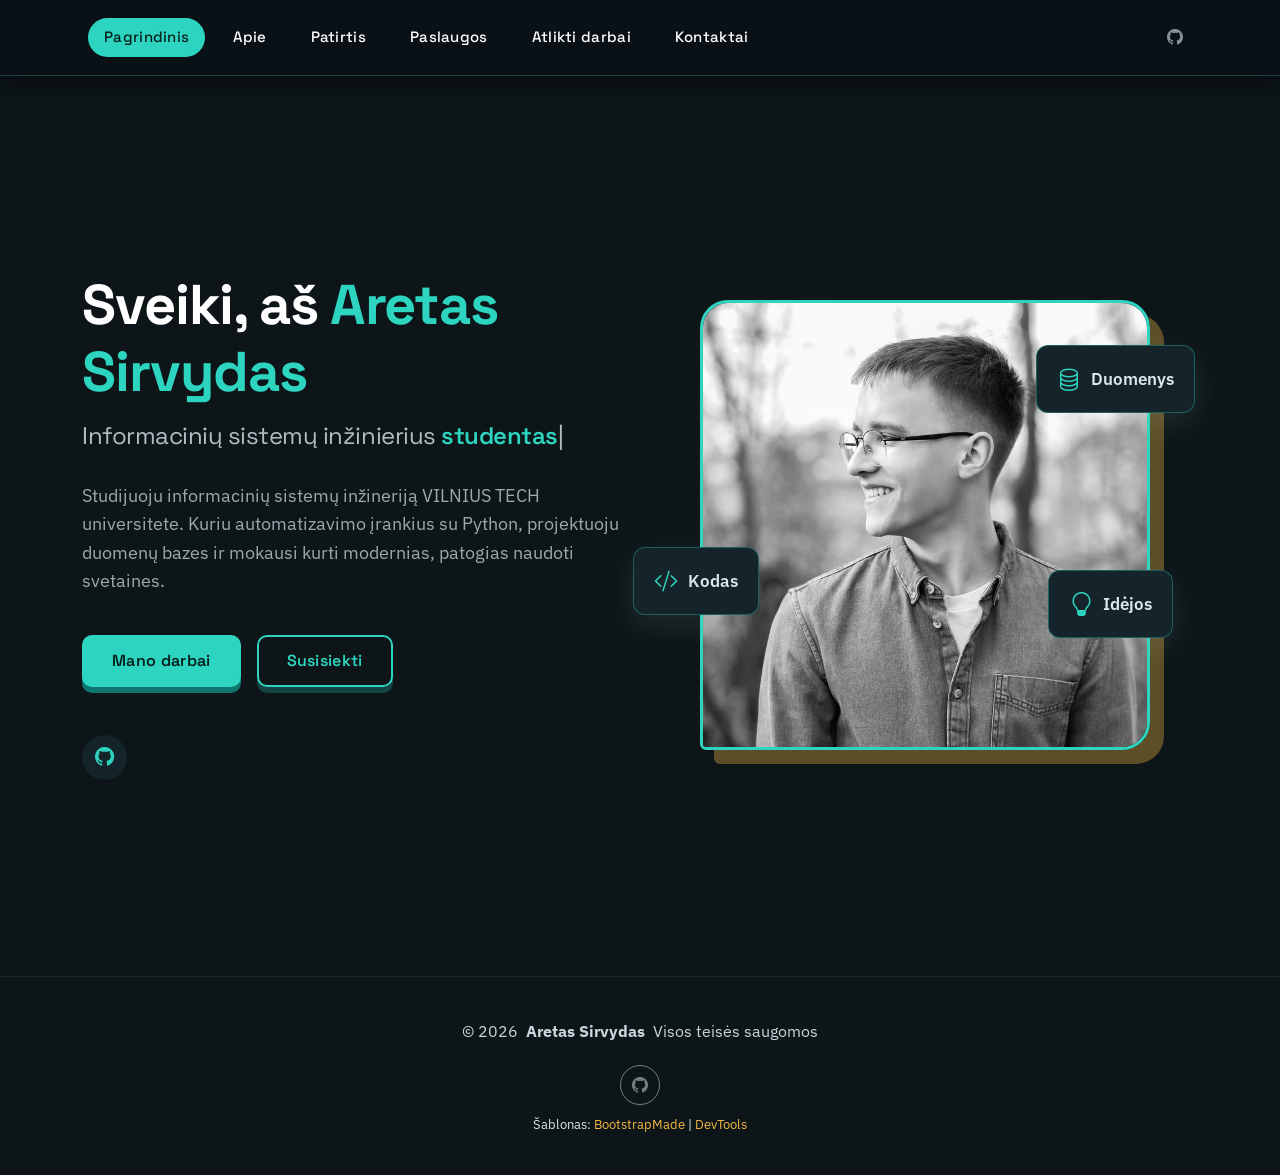
<file: index.html>
<!DOCTYPE html>
<html lang="lt">

<head>
  <meta charset="UTF-8">
  <meta content="width=device-width, initial-scale=1.0" name="viewport">
  <title>Mano CV</title>
  <meta name="description" content="Aretas Sirvydas CV puslapis">
  <meta name="author" content="Aretas Sirvydas">
  <meta name="keywords" content="Aretas Sirvydas, CV, informacinių sistemų inžinerija, VILNIUS TECH">

  <!-- Favicons -->
  <link href="assets/img/favicon.png" rel="icon">
  <link href="assets/img/apple-touch-icon.png" rel="apple-touch-icon">

  <!-- Fonts -->
  <link href="https://fonts.googleapis.com" rel="preconnect">
  <link href="https://fonts.gstatic.com" rel="preconnect" crossorigin>
  <link href="https://fonts.googleapis.com/css2?family=Roboto:ital,wght@0,100;0,300;0,400;0,500;0,700;0,900;1,100;1,300;1,400;1,500;1,700;1,900&family=Poppins:ital,wght@0,100;0,200;0,300;0,400;0,500;0,600;0,700;0,800;0,900;1,100;1,200;1,300;1,400;1,500;1,600;1,700;1,800;1,900&family=Raleway:ital,wght@0,100;0,200;0,300;0,400;0,500;0,600;0,700;0,800;0,900;1,100;1,200;1,300;1,400;1,500;1,600;1,700;1,800;1,900&display=swap" rel="stylesheet">

  <!-- Vendor CSS Files -->
  <link href="assets/vendor/bootstrap/css/bootstrap.min.css" rel="stylesheet">
  <link href="assets/vendor/bootstrap-icons/bootstrap-icons.css" rel="stylesheet">
  <link href="assets/vendor/aos/aos.css" rel="stylesheet">
  <link href="assets/vendor/swiper/swiper-bundle.min.css" rel="stylesheet">
  <link href="assets/vendor/glightbox/css/glightbox.min.css" rel="stylesheet">

  <!-- Main CSS File -->
  <link href="assets/css/main.css" rel="stylesheet">
  <!-- Nuosavi stiliai (9 LD) – po main.css -->
  <link href="assets/css/custom.css" rel="stylesheet">

  <!-- =======================================================
  * Template Name: FolioOne
  * Template URL: https://bootstrapmade.com/folioone-bootstrap-portfolio-website-template/
  * Updated: Aug 23 2025 with Bootstrap v5.3.7
  * Author: BootstrapMade.com
  * License: https://bootstrapmade.com/license/
  ======================================================== -->
</head>

<body class="index-page">

  <header id="header" class="header d-flex align-items-center light-background sticky-top">
    <div class="container position-relative d-flex align-items-center justify-content-between">

      <!-- <a href="index.html" class="logo d-flex align-items-center me-auto me-xl-0">
      <img src="assets/img/logo.webp" alt="Svetainės logotipas">
      <h1 class="sitename">Aretas Sirvydas</h1> 
    </a> -->

      <nav id="navmenu" class="navmenu">
        <ul>
          <li><a href="index.html" class="active">Pagrindinis</a></li>
          <li><a href="about.html">Apie</a></li>
          <li><a href="resume.html">Patirtis</a></li>
          <li><a href="services.html">Paslaugos</a></li>
          <li><a href="portfolio.html">Atlikti darbai</a></li>
          <li><a href="contact.html">Kontaktai</a></li>
        </ul>
        <i class="mobile-nav-toggle d-xl-none bi bi-list"></i>
      </nav>

      <div class="header-social-links">
        <a href="https://github.com/aretassirvydas" class="github" target="_blank" rel="noopener" aria-label="GitHub"><i class="bi bi-github"></i></a>
      </div>

    </div>
  </header>

  <main class="main">

    <!-- Hero Section -->
    <section id="hero" class="hero section">

      <div class="container" data-aos="fade-up" data-aos-delay="100">

        <div class="row gy-4 align-items-center">
          <div class="col-lg-6 order-2 order-lg-1">
            <div class="hero-content">
              <h1 data-aos="fade-up" data-aos-delay="200">Sveiki, aš <span class="highlight">Aretas Sirvydas</span></h1>
              <h2 data-aos="fade-up" data-aos-delay="300">Informacinių sistemų inžinierius <span class="typed" data-typed-items="studentas, Python programuotojas, duomenų bazių kūrėjas, tinklalapių kūrėjas"></span></h2>
              <p data-aos="fade-up" data-aos-delay="400">Studijuoju informacinių sistemų inžineriją VILNIUS TECH universitete. Kuriu automatizavimo įrankius su Python, projektuoju duomenų bazes ir mokausi kurti modernias, patogias naudoti svetaines.</p>
              <div class="hero-actions" data-aos="fade-up" data-aos-delay="500">
                <a href="portfolio.html" class="btn btn-primary">Mano darbai</a>
                <a href="contact.html" class="btn btn-outline">Susisiekti</a>
              </div>
              <div class="social-links" data-aos="fade-up" data-aos-delay="600">
                <a href="https://github.com/aretassirvydas" target="_blank" rel="noopener" aria-label="GitHub"><i class="bi bi-github"></i></a>
              </div>
            </div>
          </div>
          <div class="col-lg-6 order-1 order-lg-2">
            <div class="hero-image" data-aos="zoom-in" data-aos-delay="300">
              <div class="image-wrapper">
                <img src="assets/img/profile/aretas-sirvydas.webp" alt="Aretas Sirvydas – informacinių sistemų inžinerijos studentas" width="800" height="800" class="img-fluid">
                <div class="floating-elements">
                  <div class="floating-card design" data-aos="fade-left" data-aos-delay="700">
                    <i class="bi bi-database"></i>
                    <span>Duomenys</span>
                  </div>
                  <div class="floating-card code" data-aos="fade-right" data-aos-delay="800">
                    <i class="bi bi-code-slash"></i>
                    <span>Kodas</span>
                  </div>
                  <div class="floating-card creativity" data-aos="fade-up" data-aos-delay="900">
                    <i class="bi bi-lightbulb"></i>
                    <span>Idėjos</span>
                  </div>
                </div>
              </div>
            </div>
          </div>
        </div>

      </div>

    </section><!-- /Hero Section -->

  </main>

  <footer id="footer" class="footer">

    <div class="container">
      <div class="copyright text-center ">
        <p>© <span>2026</span> <strong class="px-1 sitename">Aretas Sirvydas</strong> <span>Visos teisės saugomos<br></span></p>
      </div>
      <div class="social-links d-flex justify-content-center">
        <a href="https://github.com/aretassirvydas" target="_blank" rel="noopener" aria-label="GitHub"><i class="bi bi-github"></i></a>
      </div>
      <div class="credits">
        <!-- All the links in the footer should remain intact. -->
        <!-- You can delete the links only if you've purchased the pro version. -->
        <!-- Licensing information: https://bootstrapmade.com/license/ -->
        <!-- Purchase the pro version with working PHP/AJAX contact form: [buy-url] -->
        Šablonas: <a href="https://bootstrapmade.com/">BootstrapMade</a> | <a href="https://bootstrapmade.com/tools/">DevTools</a>
      </div>
    </div>

  </footer>

  <!-- Scroll Top -->
  <a href="#" id="scroll-top" class="scroll-top d-flex align-items-center justify-content-center"><i class="bi bi-arrow-up-short"></i></a>

  <!-- Preloader -->
  <div id="preloader"></div>

  <!-- Vendor JS Files -->
  <script src="assets/vendor/bootstrap/js/bootstrap.bundle.min.js"></script>
  <script src="assets/vendor/php-email-form/validate.js"></script>
  <script src="assets/vendor/aos/aos.js"></script>
  <script src="assets/vendor/typed.js/typed.umd.js"></script>
  <script src="assets/vendor/waypoints/noframework.waypoints.js"></script>
  <script src="assets/vendor/purecounter/purecounter_vanilla.js"></script>
  <script src="assets/vendor/swiper/swiper-bundle.min.js"></script>
  <script src="assets/vendor/imagesloaded/imagesloaded.pkgd.min.js"></script>
  <script src="assets/vendor/isotope-layout/isotope.pkgd.min.js"></script>
  <script src="assets/vendor/glightbox/js/glightbox.min.js"></script>

  <!-- Main JS File -->
  <script src="assets/js/main.js"></script>

</body>

</html>
</file>
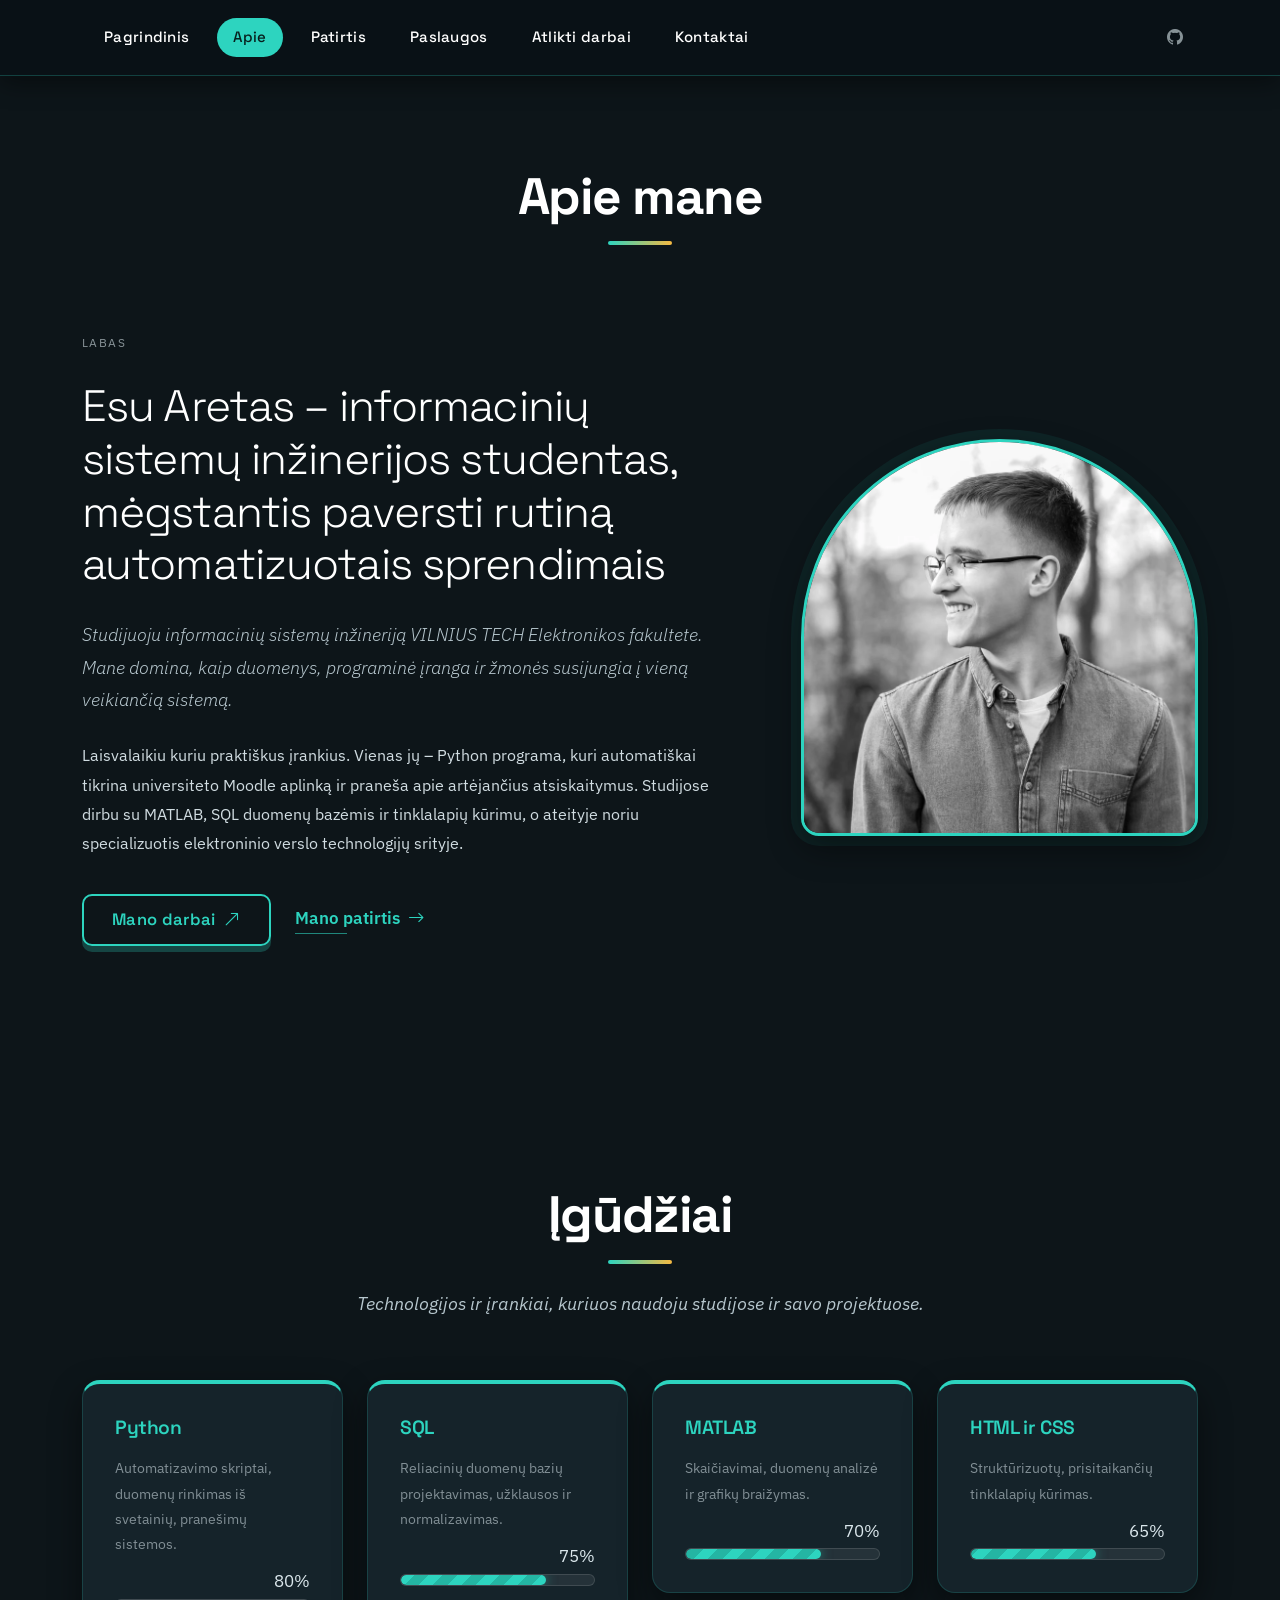
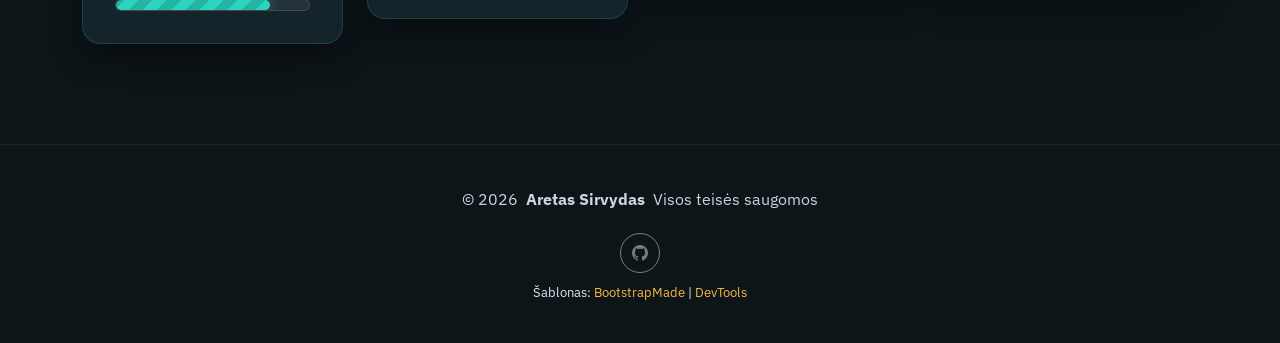
<file: about.html>
<!DOCTYPE html>
<html lang="lt">

<head>
  <meta charset="UTF-8">
  <meta content="width=device-width, initial-scale=1.0" name="viewport">
  <title>Mano CV</title>
  <meta name="description" content="Aretas Sirvydas CV puslapis">
  <meta name="author" content="Aretas Sirvydas">
  <meta name="keywords" content="Aretas Sirvydas, CV, informacinių sistemų inžinerija, VILNIUS TECH">

  <!-- Favicons -->
  <link href="assets/img/favicon.png" rel="icon">
  <link href="assets/img/apple-touch-icon.png" rel="apple-touch-icon">

  <!-- Fonts -->
  <link href="https://fonts.googleapis.com" rel="preconnect">
  <link href="https://fonts.gstatic.com" rel="preconnect" crossorigin>
  <link href="https://fonts.googleapis.com/css2?family=Roboto:ital,wght@0,100;0,300;0,400;0,500;0,700;0,900;1,100;1,300;1,400;1,500;1,700;1,900&family=Poppins:ital,wght@0,100;0,200;0,300;0,400;0,500;0,600;0,700;0,800;0,900;1,100;1,200;1,300;1,400;1,500;1,600;1,700;1,800;1,900&family=Raleway:ital,wght@0,100;0,200;0,300;0,400;0,500;0,600;0,700;0,800;0,900;1,100;1,200;1,300;1,400;1,500;1,600;1,700;1,800;1,900&display=swap" rel="stylesheet">

  <!-- Vendor CSS Files -->
  <link href="assets/vendor/bootstrap/css/bootstrap.min.css" rel="stylesheet">
  <link href="assets/vendor/bootstrap-icons/bootstrap-icons.css" rel="stylesheet">
  <link href="assets/vendor/aos/aos.css" rel="stylesheet">
  <link href="assets/vendor/swiper/swiper-bundle.min.css" rel="stylesheet">
  <link href="assets/vendor/glightbox/css/glightbox.min.css" rel="stylesheet">

  <!-- Main CSS File -->
  <link href="assets/css/main.css" rel="stylesheet">
  <!-- Nuosavi stiliai (9 LD) – po main.css -->
  <link href="assets/css/custom.css" rel="stylesheet">

  <!-- =======================================================
  * Template Name: FolioOne
  * Template URL: https://bootstrapmade.com/folioone-bootstrap-portfolio-website-template/
  * Updated: Aug 23 2025 with Bootstrap v5.3.7
  * Author: BootstrapMade.com
  * License: https://bootstrapmade.com/license/
  ======================================================== -->
</head>

<body class="about-page">

  <header id="header" class="header d-flex align-items-center light-background sticky-top">
    <div class="container position-relative d-flex align-items-center justify-content-between">

      <!-- <a href="index.html" class="logo d-flex align-items-center me-auto me-xl-0">
      <img src="assets/img/logo.webp" alt="Svetainės logotipas">
      <h1 class="sitename">Aretas Sirvydas</h1> 
    </a> -->

      <nav id="navmenu" class="navmenu">
        <ul>
          <li><a href="index.html">Pagrindinis</a></li>
          <li><a href="about.html" class="active">Apie</a></li>
          <li><a href="resume.html">Patirtis</a></li>
          <li><a href="services.html">Paslaugos</a></li>
          <li><a href="portfolio.html">Atlikti darbai</a></li>
          <li><a href="contact.html">Kontaktai</a></li>
        </ul>
        <i class="mobile-nav-toggle d-xl-none bi bi-list"></i>
      </nav>

      <div class="header-social-links">
        <a href="https://github.com/aretassirvydas" class="github" target="_blank" rel="noopener" aria-label="GitHub"><i class="bi bi-github"></i></a>
      </div>

    </div>
  </header>

  <main class="main">

    <!-- About Section -->
    <section id="about" class="about section">

      <!-- Section Title -->
      <div class="container section-title" data-aos="fade-up">
        <h2>Apie mane</h2>
      </div><!-- End Section Title -->

      <div class="container" data-aos="fade-up" data-aos-delay="100">

        <!-- Intro + Photo -->
        <div class="row align-items-center justify-content-between gy-5 mb-5">
          <div class="col-lg-7" data-aos="fade-right" data-aos-delay="150">
            <div class="intro-content">
              <span class="eyebrow">Labas</span>
              <h2 class="headline">Esu Aretas – informacinių sistemų inžinerijos studentas, mėgstantis paversti rutiną automatizuotais sprendimais</h2>
              <p class="lead">
                Studijuoju informacinių sistemų inžineriją VILNIUS TECH Elektronikos fakultete. Mane domina, kaip duomenys,
                programinė įranga ir žmonės susijungia į vieną veikiančią sistemą.
              </p>
              <p>
                Laisvalaikiu kuriu praktiškus įrankius. Vienas jų – Python programa, kuri automatiškai tikrina universiteto
                Moodle aplinką ir praneša apie artėjančius atsiskaitymus. Studijose dirbu su MATLAB, SQL duomenų bazėmis ir
                tinklalapių kūrimu, o ateityje noriu specializuotis elektroninio verslo technologijų srityje.
              </p>

              <div class="cta-group">
                <a href="portfolio.html" class="btn-ghost">
                  Mano darbai <i class="bi bi-arrow-up-right"></i>
                </a>
                <a href="resume.html" class="link-underline">
                  Mano patirtis <i class="bi bi-arrow-right"></i>
                </a>
              </div>
            </div>
          </div>

          <div class="col-lg-5" data-aos="zoom-in" data-aos-delay="250">
            <figure class="profile-figure text-center text-lg-end">
              <img src="assets/img/profile/aretas-sirvydas.webp" alt="Aretas Sirvydas portretinė nuotrauka" width="800" height="800" class="img-fluid profile-photo">
            </figure>
          </div>
        </div>
        <!-- End Intro + Photo -->
      </div>
    </section><!-- /About Section -->

    <!-- Skills Section -->
    <section id="skills" class="skills section">

      <!-- Section Title -->
      <div class="container section-title" data-aos="fade-up">
        <h2>Įgūdžiai</h2>
        <p>Technologijos ir įrankiai, kuriuos naudoju studijose ir savo projektuose.</p>
      </div><!-- End Section Title -->

      <div class="container" data-aos="fade-up" data-aos-delay="100">

        <div class="row g-4 skills-animation">

          <div class="col-md-6 col-lg-3" data-aos="fade-up" data-aos-delay="100">
            <div class="skill-box">
              <h3>Python</h3>
              <p>Automatizavimo skriptai, duomenų rinkimas iš svetainių, pranešimų sistemos.</p>
              <span class="text-end d-block">80%</span>
              <div class="progress">
                <div class="progress-bar" role="progressbar" aria-valuenow="80" aria-valuemin="0" aria-valuemax="100"></div>
              </div>
            </div>
          </div>

          <div class="col-md-6 col-lg-3" data-aos="fade-up" data-aos-delay="200">
            <div class="skill-box">
              <h3>SQL</h3>
              <p>Reliacinių duomenų bazių projektavimas, užklausos ir normalizavimas.</p>
              <span class="text-end d-block">75%</span>
              <div class="progress">
                <div class="progress-bar" role="progressbar" aria-valuenow="75" aria-valuemin="0" aria-valuemax="100"></div>
              </div>
            </div>
          </div>

          <div class="col-md-6 col-lg-3" data-aos="fade-up" data-aos-delay="300">
            <div class="skill-box">
              <h3>MATLAB</h3>
              <p>Skaičiavimai, duomenų analizė ir grafikų braižymas.</p>
              <span class="text-end d-block">70%</span>
              <div class="progress">
                <div class="progress-bar" role="progressbar" aria-valuenow="70" aria-valuemin="0" aria-valuemax="100"></div>
              </div>
            </div>
          </div>

          <div class="col-md-6 col-lg-3" data-aos="fade-up" data-aos-delay="400">
            <div class="skill-box">
              <h3>HTML ir CSS</h3>
              <p>Struktūrizuotų, prisitaikančių tinklalapių kūrimas.</p>
              <span class="text-end d-block">65%</span>
              <div class="progress">
                <div class="progress-bar" role="progressbar" aria-valuenow="65" aria-valuemin="0" aria-valuemax="100"></div>
              </div>
            </div>
          </div>

        </div>

      </div>

    </section><!-- /Skills Section -->
  </main>

  <footer id="footer" class="footer">

    <div class="container">
      <div class="copyright text-center ">
        <p>© <span>2026</span> <strong class="px-1 sitename">Aretas Sirvydas</strong> <span>Visos teisės saugomos<br></span></p>
      </div>
      <div class="social-links d-flex justify-content-center">
        <a href="https://github.com/aretassirvydas" target="_blank" rel="noopener" aria-label="GitHub"><i class="bi bi-github"></i></a>
      </div>
      <div class="credits">
        <!-- All the links in the footer should remain intact. -->
        <!-- You can delete the links only if you've purchased the pro version. -->
        <!-- Licensing information: https://bootstrapmade.com/license/ -->
        <!-- Purchase the pro version with working PHP/AJAX contact form: [buy-url] -->
        Šablonas: <a href="https://bootstrapmade.com/">BootstrapMade</a> | <a href="https://bootstrapmade.com/tools/">DevTools</a>
      </div>
    </div>

  </footer>

  <!-- Scroll Top -->
  <a href="#" id="scroll-top" class="scroll-top d-flex align-items-center justify-content-center"><i class="bi bi-arrow-up-short"></i></a>

  <!-- Preloader -->
  <div id="preloader"></div>

  <!-- Vendor JS Files -->
  <script src="assets/vendor/bootstrap/js/bootstrap.bundle.min.js"></script>
  <script src="assets/vendor/php-email-form/validate.js"></script>
  <script src="assets/vendor/aos/aos.js"></script>
  <script src="assets/vendor/typed.js/typed.umd.js"></script>
  <script src="assets/vendor/waypoints/noframework.waypoints.js"></script>
  <script src="assets/vendor/purecounter/purecounter_vanilla.js"></script>
  <script src="assets/vendor/swiper/swiper-bundle.min.js"></script>
  <script src="assets/vendor/imagesloaded/imagesloaded.pkgd.min.js"></script>
  <script src="assets/vendor/isotope-layout/isotope.pkgd.min.js"></script>
  <script src="assets/vendor/glightbox/js/glightbox.min.js"></script>

  <!-- Main JS File -->
  <script src="assets/js/main.js"></script>

</body>

</html>
</file>
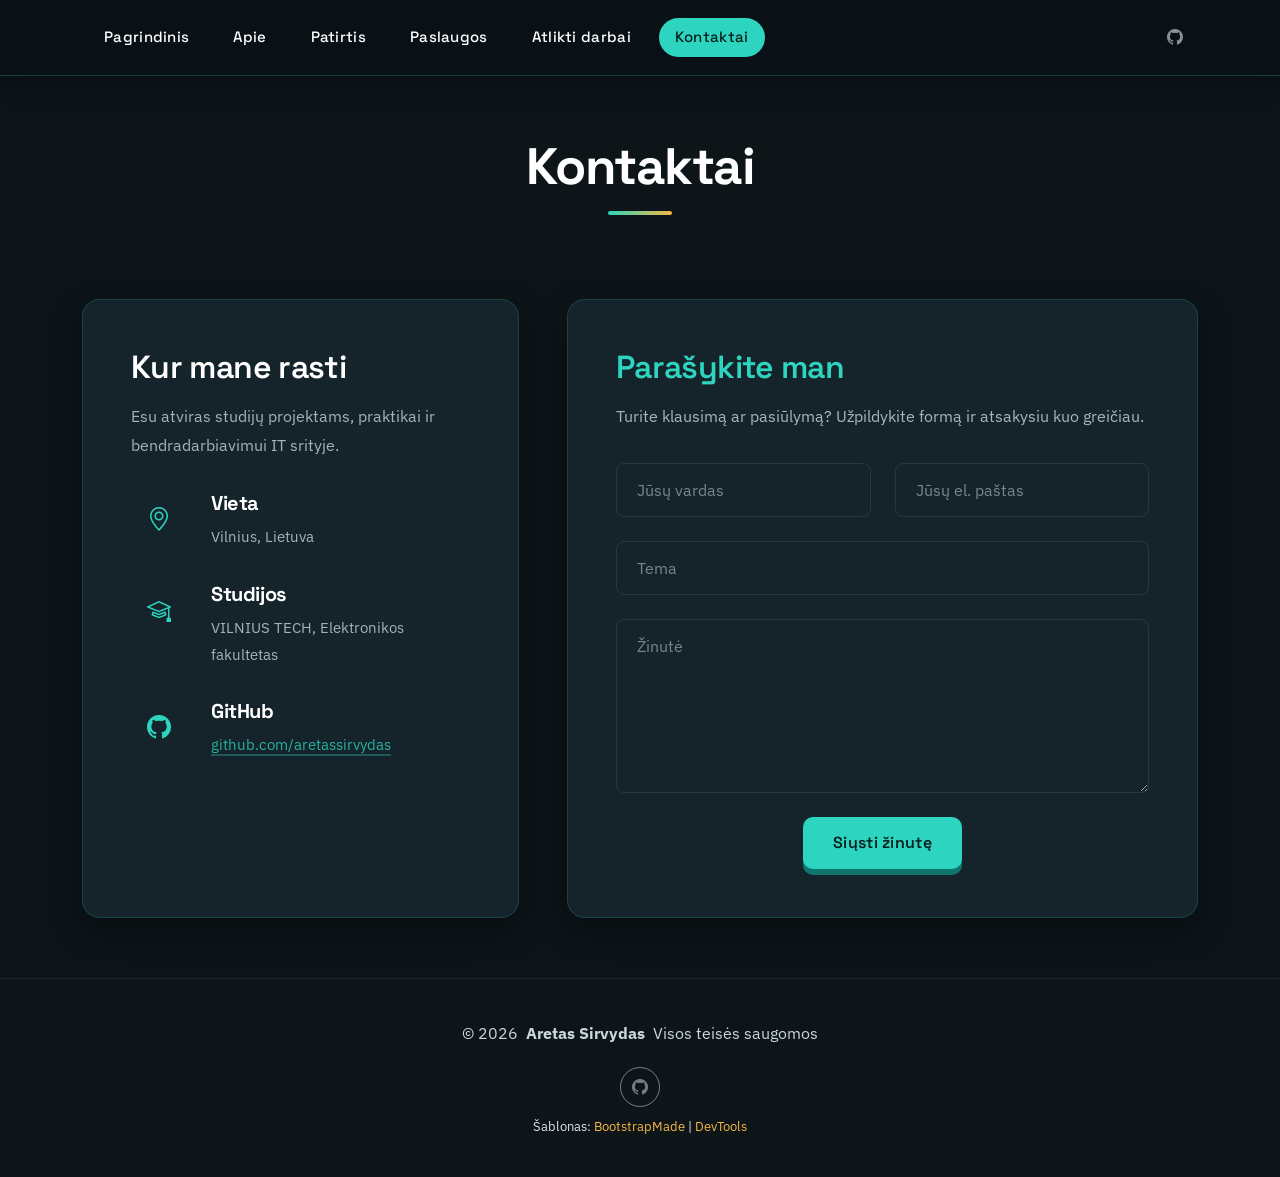
<file: contact.html>
<!DOCTYPE html>
<html lang="lt">

<head>
  <meta charset="UTF-8">
  <meta content="width=device-width, initial-scale=1.0" name="viewport">
  <title>Mano CV</title>
  <meta name="description" content="Aretas Sirvydas CV puslapis">
  <meta name="author" content="Aretas Sirvydas">
  <meta name="keywords" content="Aretas Sirvydas, CV, informacinių sistemų inžinerija, VILNIUS TECH">

  <!-- Favicons -->
  <link href="assets/img/favicon.png" rel="icon">
  <link href="assets/img/apple-touch-icon.png" rel="apple-touch-icon">

  <!-- Fonts -->
  <link href="https://fonts.googleapis.com" rel="preconnect">
  <link href="https://fonts.gstatic.com" rel="preconnect" crossorigin>
  <link href="https://fonts.googleapis.com/css2?family=Roboto:ital,wght@0,100;0,300;0,400;0,500;0,700;0,900;1,100;1,300;1,400;1,500;1,700;1,900&family=Poppins:ital,wght@0,100;0,200;0,300;0,400;0,500;0,600;0,700;0,800;0,900;1,100;1,200;1,300;1,400;1,500;1,600;1,700;1,800;1,900&family=Raleway:ital,wght@0,100;0,200;0,300;0,400;0,500;0,600;0,700;0,800;0,900;1,100;1,200;1,300;1,400;1,500;1,600;1,700;1,800;1,900&display=swap" rel="stylesheet">

  <!-- Vendor CSS Files -->
  <link href="assets/vendor/bootstrap/css/bootstrap.min.css" rel="stylesheet">
  <link href="assets/vendor/bootstrap-icons/bootstrap-icons.css" rel="stylesheet">
  <link href="assets/vendor/aos/aos.css" rel="stylesheet">
  <link href="assets/vendor/swiper/swiper-bundle.min.css" rel="stylesheet">
  <link href="assets/vendor/glightbox/css/glightbox.min.css" rel="stylesheet">

  <!-- Main CSS File -->
  <link href="assets/css/main.css" rel="stylesheet">
  <!-- Nuosavi stiliai (9 LD) – po main.css -->
  <link href="assets/css/custom.css" rel="stylesheet">

  <!-- =======================================================
  * Template Name: FolioOne
  * Template URL: https://bootstrapmade.com/folioone-bootstrap-portfolio-website-template/
  * Updated: Aug 23 2025 with Bootstrap v5.3.7
  * Author: BootstrapMade.com
  * License: https://bootstrapmade.com/license/
  ======================================================== -->
</head>

<body class="contact-page">

  <header id="header" class="header d-flex align-items-center light-background sticky-top">
    <div class="container position-relative d-flex align-items-center justify-content-between">

      <!-- <a href="index.html" class="logo d-flex align-items-center me-auto me-xl-0">
      <img src="assets/img/logo.webp" alt="Svetainės logotipas">
      <h1 class="sitename">Aretas Sirvydas</h1> 
    </a> -->

      <nav id="navmenu" class="navmenu">
        <ul>
          <li><a href="index.html">Pagrindinis</a></li>
          <li><a href="about.html">Apie</a></li>
          <li><a href="resume.html">Patirtis</a></li>
          <li><a href="services.html">Paslaugos</a></li>
          <li><a href="portfolio.html">Atlikti darbai</a></li>
          <li><a href="contact.html" class="active">Kontaktai</a></li>
        </ul>
        <i class="mobile-nav-toggle d-xl-none bi bi-list"></i>
      </nav>

      <div class="header-social-links">
        <a href="https://github.com/aretassirvydas" class="github" target="_blank" rel="noopener" aria-label="GitHub"><i class="bi bi-github"></i></a>
      </div>

    </div>
  </header>

  <main class="main">

    <!-- Contact Section -->
    <section id="contact" class="contact section">

      <!-- Section Title -->
      <div class="container section-title" data-aos="fade-up">
        <h2>Kontaktai</h2>
      </div><!-- End Section Title -->

      <div class="container" data-aos="fade-up" data-aos-delay="100">

        <div class="row g-4 g-lg-5">
          <div class="col-lg-5">
            <div class="info-box" data-aos="fade-up" data-aos-delay="200">
              <h3>Kur mane rasti</h3>
              <p>Esu atviras studijų projektams, praktikai ir bendradarbiavimui IT srityje.</p>

              <div class="info-item" data-aos="fade-up" data-aos-delay="300">
                <div class="icon-box">
                  <i class="bi bi-geo-alt"></i>
                </div>
                <div class="content">
                  <h4>Vieta</h4>
                  <p>Vilnius, Lietuva</p>
                </div>
              </div>

              <div class="info-item" data-aos="fade-up" data-aos-delay="400">
                <div class="icon-box">
                  <i class="bi bi-mortarboard"></i>
                </div>
                <div class="content">
                  <h4>Studijos</h4>
                  <p>VILNIUS TECH, Elektronikos fakultetas</p>
                </div>
              </div>

              <div class="info-item" data-aos="fade-up" data-aos-delay="500">
                <div class="icon-box">
                  <i class="bi bi-github"></i>
                </div>
                <div class="content">
                  <h4>GitHub</h4>
                  <p><a href="https://github.com/aretassirvydas" target="_blank" rel="noopener">github.com/aretassirvydas</a></p>
                </div>
              </div>
            </div>
          </div>

          <div class="col-lg-7">
            <div class="contact-form" data-aos="fade-up" data-aos-delay="300">
              <h3>Parašykite man</h3>
              <p>Turite klausimą ar pasiūlymą? Užpildykite formą ir atsakysiu kuo greičiau.</p>

              <form action="forms/contact.php" method="post" class="php-email-form" data-aos="fade-up" data-aos-delay="200">
                <div class="row gy-4">

                  <div class="col-md-6">
                    <input type="text" name="name" class="form-control" placeholder="Jūsų vardas" required="">
                  </div>

                  <div class="col-md-6 ">
                    <input type="email" class="form-control" name="email" placeholder="Jūsų el. paštas" required="">
                  </div>

                  <div class="col-12">
                    <input type="text" class="form-control" name="subject" placeholder="Tema" required="">
                  </div>

                  <div class="col-12">
                    <textarea class="form-control" name="message" rows="6" placeholder="Žinutė" required=""></textarea>
                  </div>

                  <div class="col-12 text-center">
                    <div class="loading">Siunčiama</div>
                    <div class="error-message"></div>
                    <div class="sent-message">Žinutė išsiųsta. Ačiū!</div>

                    <button type="submit" class="btn">Siųsti žinutę</button>
                  </div>

                </div>
              </form>

            </div>
          </div>

        </div>

      </div>

    </section><!-- /Contact Section -->

  </main>

  <footer id="footer" class="footer">

    <div class="container">
      <div class="copyright text-center ">
        <p>© <span>2026</span> <strong class="px-1 sitename">Aretas Sirvydas</strong> <span>Visos teisės saugomos<br></span></p>
      </div>
      <div class="social-links d-flex justify-content-center">
        <a href="https://github.com/aretassirvydas" target="_blank" rel="noopener" aria-label="GitHub"><i class="bi bi-github"></i></a>
      </div>
      <div class="credits">
        <!-- All the links in the footer should remain intact. -->
        <!-- You can delete the links only if you've purchased the pro version. -->
        <!-- Licensing information: https://bootstrapmade.com/license/ -->
        <!-- Purchase the pro version with working PHP/AJAX contact form: [buy-url] -->
        Šablonas: <a href="https://bootstrapmade.com/">BootstrapMade</a> | <a href="https://bootstrapmade.com/tools/">DevTools</a>
      </div>
    </div>

  </footer>

  <!-- Scroll Top -->
  <a href="#" id="scroll-top" class="scroll-top d-flex align-items-center justify-content-center"><i class="bi bi-arrow-up-short"></i></a>

  <!-- Preloader -->
  <div id="preloader"></div>

  <!-- Vendor JS Files -->
  <script src="assets/vendor/bootstrap/js/bootstrap.bundle.min.js"></script>
  <script src="assets/vendor/php-email-form/validate.js"></script>
  <script src="assets/vendor/aos/aos.js"></script>
  <script src="assets/vendor/typed.js/typed.umd.js"></script>
  <script src="assets/vendor/waypoints/noframework.waypoints.js"></script>
  <script src="assets/vendor/purecounter/purecounter_vanilla.js"></script>
  <script src="assets/vendor/swiper/swiper-bundle.min.js"></script>
  <script src="assets/vendor/imagesloaded/imagesloaded.pkgd.min.js"></script>
  <script src="assets/vendor/isotope-layout/isotope.pkgd.min.js"></script>
  <script src="assets/vendor/glightbox/js/glightbox.min.js"></script>

  <!-- Main JS File -->
  <script src="assets/js/main.js"></script>

</body>

</html>
</file>
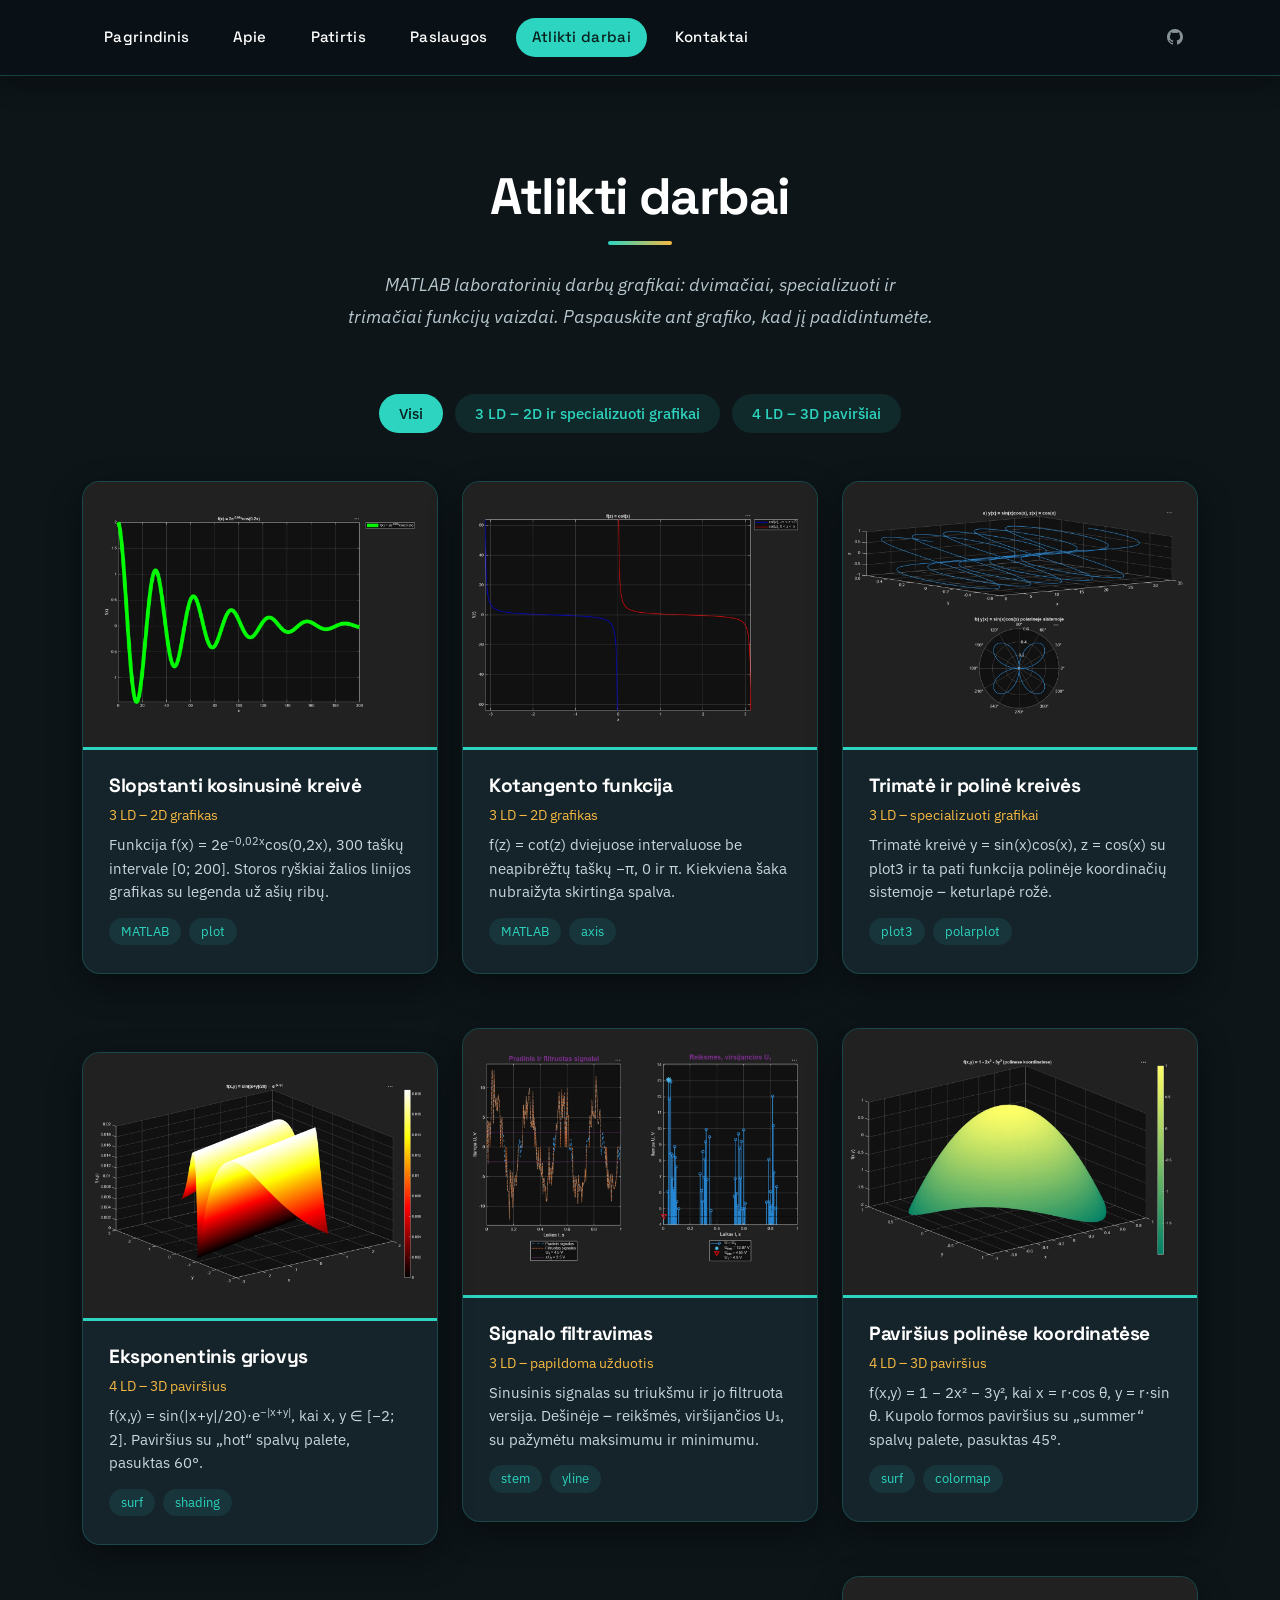
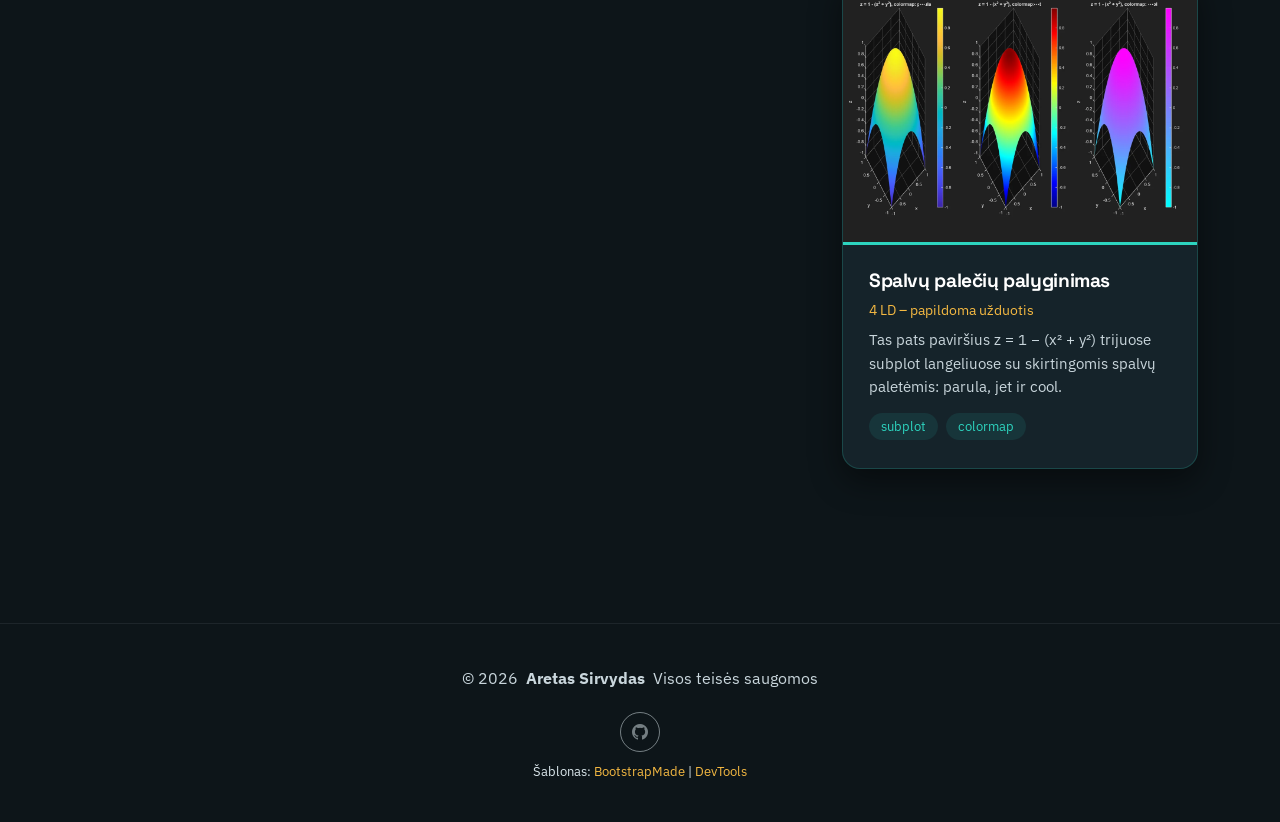
<file: portfolio.html>
<!DOCTYPE html>
<html lang="lt">

<head>
  <meta charset="UTF-8">
  <meta content="width=device-width, initial-scale=1.0" name="viewport">
  <title>Mano CV</title>
  <meta name="description" content="Aretas Sirvydas CV puslapis">
  <meta name="author" content="Aretas Sirvydas">
  <meta name="keywords" content="Aretas Sirvydas, CV, informacinių sistemų inžinerija, VILNIUS TECH">

  <!-- Favicons -->
  <link href="assets/img/favicon.png" rel="icon">
  <link href="assets/img/apple-touch-icon.png" rel="apple-touch-icon">

  <!-- Fonts -->
  <link href="https://fonts.googleapis.com" rel="preconnect">
  <link href="https://fonts.gstatic.com" rel="preconnect" crossorigin>
  <link href="https://fonts.googleapis.com/css2?family=Roboto:ital,wght@0,100;0,300;0,400;0,500;0,700;0,900;1,100;1,300;1,400;1,500;1,700;1,900&family=Poppins:ital,wght@0,100;0,200;0,300;0,400;0,500;0,600;0,700;0,800;0,900;1,100;1,200;1,300;1,400;1,500;1,600;1,700;1,800;1,900&family=Raleway:ital,wght@0,100;0,200;0,300;0,400;0,500;0,600;0,700;0,800;0,900;1,100;1,200;1,300;1,400;1,500;1,600;1,700;1,800;1,900&display=swap" rel="stylesheet">

  <!-- Vendor CSS Files -->
  <link href="assets/vendor/bootstrap/css/bootstrap.min.css" rel="stylesheet">
  <link href="assets/vendor/bootstrap-icons/bootstrap-icons.css" rel="stylesheet">
  <link href="assets/vendor/aos/aos.css" rel="stylesheet">
  <link href="assets/vendor/swiper/swiper-bundle.min.css" rel="stylesheet">
  <link href="assets/vendor/glightbox/css/glightbox.min.css" rel="stylesheet">

  <!-- Main CSS File -->
  <link href="assets/css/main.css" rel="stylesheet">
  <!-- Nuosavi stiliai (9 LD) – po main.css -->
  <link href="assets/css/custom.css" rel="stylesheet">

  <!-- =======================================================
  * Template Name: FolioOne
  * Template URL: https://bootstrapmade.com/folioone-bootstrap-portfolio-website-template/
  * Updated: Aug 23 2025 with Bootstrap v5.3.7
  * Author: BootstrapMade.com
  * License: https://bootstrapmade.com/license/
  ======================================================== -->
</head>

<body class="portfolio-page">

  <header id="header" class="header d-flex align-items-center light-background sticky-top">
    <div class="container position-relative d-flex align-items-center justify-content-between">

      <!-- <a href="index.html" class="logo d-flex align-items-center me-auto me-xl-0">
      <img src="assets/img/logo.webp" alt="Svetainės logotipas">
      <h1 class="sitename">Aretas Sirvydas</h1> 
    </a> -->

      <nav id="navmenu" class="navmenu">
        <ul>
          <li><a href="index.html">Pagrindinis</a></li>
          <li><a href="about.html">Apie</a></li>
          <li><a href="resume.html">Patirtis</a></li>
          <li><a href="services.html">Paslaugos</a></li>
          <li><a href="portfolio.html" class="active">Atlikti darbai</a></li>
          <li><a href="contact.html">Kontaktai</a></li>
        </ul>
        <i class="mobile-nav-toggle d-xl-none bi bi-list"></i>
      </nav>

      <div class="header-social-links">
        <a href="https://github.com/aretassirvydas" class="github" target="_blank" rel="noopener" aria-label="GitHub"><i class="bi bi-github"></i></a>
      </div>

    </div>
  </header>

  <main class="main">

    <!-- Portfolio Section -->
    <section id="portfolio" class="portfolio section">

      <!-- Section Title -->
      <div class="container section-title" data-aos="fade-up">
        <h2>Atlikti darbai</h2>
        <p>MATLAB laboratorinių darbų grafikai: dvimačiai, specializuoti ir trimačiai funkcijų vaizdai. Paspauskite ant grafiko, kad jį padidintumėte.</p>
      </div><!-- End Section Title -->

      <div class="container" data-aos="fade-up" data-aos-delay="100">

        <div class="isotope-layout" data-default-filter="*" data-layout="masonry" data-sort="original-order">
          <ul class="portfolio-filters isotope-filters" data-aos="fade-up" data-aos-delay="200">
            <li data-filter="*" class="filter-active">Visi</li>
            <li data-filter=".filter-ld3">3 LD – 2D ir specializuoti grafikai</li>
            <li data-filter=".filter-ld4">4 LD – 3D paviršiai</li>
          </ul><!-- End Portfolio Filters -->

          <div class="row gy-4 isotope-container" data-aos="fade-up" data-aos-delay="300">

            <div class="col-lg-4 col-md-6 portfolio-item isotope-item filter-ld3">
              <div class="portfolio-card">
                <div class="portfolio-img">
                  <img src="assets/img/portfolio-ld/ld3-slopstanti-kreive.webp" alt="MATLAB grafikas: slopstanti kosinusinė kreivė f(x) = 2e^(-0,02x)cos(0,2x)" width="1200" height="900" class="img-fluid">
                  <div class="portfolio-overlay">
                    <a href="assets/img/portfolio-ld/ld3-slopstanti-kreive.webp" title="Slopstanti kosinusinė kreivė" class="glightbox portfolio-lightbox" aria-label="Padidinti grafiką: Slopstanti kosinusinė kreivė"><i class="bi bi-plus"></i></a>
                  </div>
                </div>
                <div class="portfolio-info">
                  <h4>Slopstanti kosinusinė kreivė</h4>
                  <p>3 LD – 2D grafikas</p>
                  <p class="portfolio-desc">Funkcija f(x) = 2e<sup>−0,02x</sup>cos(0,2x), 300 taškų intervale [0; 200]. Storos ryškiai žalios linijos grafikas su legenda už ašių ribų.</p>
                  <div class="portfolio-tags">
                    <span>MATLAB</span><span>plot</span>
                  </div>
                </div>
              </div>
            </div>

            <div class="col-lg-4 col-md-6 portfolio-item isotope-item filter-ld3">
              <div class="portfolio-card">
                <div class="portfolio-img">
                  <img src="assets/img/portfolio-ld/ld3-kotangentas.webp" alt="MATLAB grafikas: kotangento funkcija dviejuose intervaluose, mėlyna ir raudona šakos" width="1200" height="900" class="img-fluid">
                  <div class="portfolio-overlay">
                    <a href="assets/img/portfolio-ld/ld3-kotangentas.webp" title="Kotangento funkcija" class="glightbox portfolio-lightbox" aria-label="Padidinti grafiką: Kotangento funkcija"><i class="bi bi-plus"></i></a>
                  </div>
                </div>
                <div class="portfolio-info">
                  <h4>Kotangento funkcija</h4>
                  <p>3 LD – 2D grafikas</p>
                  <p class="portfolio-desc">f(z) = cot(z) dviejuose intervaluose be neapibrėžtų taškų −π, 0 ir π. Kiekviena šaka nubraižyta skirtinga spalva.</p>
                  <div class="portfolio-tags">
                    <span>MATLAB</span><span>axis</span>
                  </div>
                </div>
              </div>
            </div>

            <div class="col-lg-4 col-md-6 portfolio-item isotope-item filter-ld3">
              <div class="portfolio-card">
                <div class="portfolio-img">
                  <img src="assets/img/portfolio-ld/ld3-trimate-polarine.webp" alt="MATLAB grafikai: trimatė kreivė ir keturlapė rožė polinėje sistemoje" width="1200" height="900" class="img-fluid">
                  <div class="portfolio-overlay">
                    <a href="assets/img/portfolio-ld/ld3-trimate-polarine.webp" title="Trimatė ir polinė kreivės" class="glightbox portfolio-lightbox" aria-label="Padidinti grafiką: Trimatė ir polinė kreivės"><i class="bi bi-plus"></i></a>
                  </div>
                </div>
                <div class="portfolio-info">
                  <h4>Trimatė ir polinė kreivės</h4>
                  <p>3 LD – specializuoti grafikai</p>
                  <p class="portfolio-desc">Trimatė kreivė y = sin(x)cos(x), z = cos(x) su plot3 ir ta pati funkcija polinėje koordinačių sistemoje – keturlapė rožė.</p>
                  <div class="portfolio-tags">
                    <span>plot3</span><span>polarplot</span>
                  </div>
                </div>
              </div>
            </div>

            <div class="col-lg-4 col-md-6 portfolio-item isotope-item filter-ld3">
              <div class="portfolio-card">
                <div class="portfolio-img">
                  <img src="assets/img/portfolio-ld/ld3-signalai.webp" alt="MATLAB grafikai: pradinis ir filtruotas signalai bei reikšmės, viršijančios slenkstį U1" width="1200" height="900" class="img-fluid">
                  <div class="portfolio-overlay">
                    <a href="assets/img/portfolio-ld/ld3-signalai.webp" title="Signalo filtravimas" class="glightbox portfolio-lightbox" aria-label="Padidinti grafiką: Signalo filtravimas"><i class="bi bi-plus"></i></a>
                  </div>
                </div>
                <div class="portfolio-info">
                  <h4>Signalo filtravimas</h4>
                  <p>3 LD – papildoma užduotis</p>
                  <p class="portfolio-desc">Sinusinis signalas su triukšmu ir jo filtruota versija. Dešinėje – reikšmės, viršijančios U₁, su pažymėtu maksimumu ir minimumu.</p>
                  <div class="portfolio-tags">
                    <span>stem</span><span>yline</span>
                  </div>
                </div>
              </div>
            </div>

            <div class="col-lg-4 col-md-6 portfolio-item isotope-item filter-ld4">
              <div class="portfolio-card">
                <div class="portfolio-img">
                  <img src="assets/img/portfolio-ld/ld4-pavirsius-summer.webp" alt="MATLAB 3D paviršius: kupolas f(x,y) = 1 - 2x^2 - 3y^2 su žaliai geltona spalvų palete" width="1200" height="900" class="img-fluid">
                  <div class="portfolio-overlay">
                    <a href="assets/img/portfolio-ld/ld4-pavirsius-summer.webp" title="Paviršius polinėse koordinatėse" class="glightbox portfolio-lightbox" aria-label="Padidinti grafiką: Paviršius polinėse koordinatėse"><i class="bi bi-plus"></i></a>
                  </div>
                </div>
                <div class="portfolio-info">
                  <h4>Paviršius polinėse koordinatėse</h4>
                  <p>4 LD – 3D paviršius</p>
                  <p class="portfolio-desc">f(x,y) = 1 − 2x² − 3y², kai x = r·cos θ, y = r·sin θ. Kupolo formos paviršius su „summer“ spalvų palete, pasuktas 45°.</p>
                  <div class="portfolio-tags">
                    <span>surf</span><span>colormap</span>
                  </div>
                </div>
              </div>
            </div>

            <div class="col-lg-4 col-md-6 portfolio-item isotope-item filter-ld4">
              <div class="portfolio-card">
                <div class="portfolio-img">
                  <img src="assets/img/portfolio-ld/ld4-pavirsius-hot.webp" alt="MATLAB 3D paviršius: f(x,y) = sin(|x+y|/20)e^(-|x+y|) su raudonai geltona spalvų palete" width="1200" height="900" class="img-fluid">
                  <div class="portfolio-overlay">
                    <a href="assets/img/portfolio-ld/ld4-pavirsius-hot.webp" title="Eksponentinis griovys" class="glightbox portfolio-lightbox" aria-label="Padidinti grafiką: Eksponentinis griovys"><i class="bi bi-plus"></i></a>
                  </div>
                </div>
                <div class="portfolio-info">
                  <h4>Eksponentinis griovys</h4>
                  <p>4 LD – 3D paviršius</p>
                  <p class="portfolio-desc">f(x,y) = sin(|x+y|/20)·e<sup>−|x+y|</sup>, kai x, y ∈ [−2; 2]. Paviršius su „hot“ spalvų palete, pasuktas 60°.</p>
                  <div class="portfolio-tags">
                    <span>surf</span><span>shading</span>
                  </div>
                </div>
              </div>
            </div>


            <div class="col-lg-4 col-md-6 portfolio-item isotope-item filter-ld4">
              <div class="portfolio-card">
                <div class="portfolio-img">
                  <img src="assets/img/portfolio-ld/ld4-colormap.webp" alt="MATLAB 3D paviršiai: kupolas z = 1 - (x^2 + y^2) su parula, jet ir cool spalvų paletėmis" width="1200" height="900" class="img-fluid">
                  <div class="portfolio-overlay">
                    <a href="assets/img/portfolio-ld/ld4-colormap.webp" title="Spalvų palečių palyginimas" class="glightbox portfolio-lightbox" aria-label="Padidinti grafiką: Spalvų palečių palyginimas"><i class="bi bi-plus"></i></a>
                  </div>
                </div>
                <div class="portfolio-info">
                  <h4>Spalvų palečių palyginimas</h4>
                  <p>4 LD – papildoma užduotis</p>
                  <p class="portfolio-desc">Tas pats paviršius z = 1 − (x² + y²) trijuose subplot langeliuose su skirtingomis spalvų paletėmis: parula, jet ir cool.</p>
                  <div class="portfolio-tags">
                    <span>subplot</span><span>colormap</span>
                  </div>
                </div>
              </div>
            </div>

          </div><!-- End Portfolio Items Container -->

        </div>

      </div>

    </section><!-- /Portfolio Section -->

  </main>

  <footer id="footer" class="footer">

    <div class="container">
      <div class="copyright text-center ">
        <p>© <span>2026</span> <strong class="px-1 sitename">Aretas Sirvydas</strong> <span>Visos teisės saugomos<br></span></p>
      </div>
      <div class="social-links d-flex justify-content-center">
        <a href="https://github.com/aretassirvydas" target="_blank" rel="noopener" aria-label="GitHub"><i class="bi bi-github"></i></a>
      </div>
      <div class="credits">
        <!-- All the links in the footer should remain intact. -->
        <!-- You can delete the links only if you've purchased the pro version. -->
        <!-- Licensing information: https://bootstrapmade.com/license/ -->
        <!-- Purchase the pro version with working PHP/AJAX contact form: [buy-url] -->
        Šablonas: <a href="https://bootstrapmade.com/">BootstrapMade</a> | <a href="https://bootstrapmade.com/tools/">DevTools</a>
      </div>
    </div>

  </footer>

  <!-- Scroll Top -->
  <a href="#" id="scroll-top" class="scroll-top d-flex align-items-center justify-content-center"><i class="bi bi-arrow-up-short"></i></a>

  <!-- Preloader -->
  <div id="preloader"></div>

  <!-- Vendor JS Files -->
  <script src="assets/vendor/bootstrap/js/bootstrap.bundle.min.js"></script>
  <script src="assets/vendor/php-email-form/validate.js"></script>
  <script src="assets/vendor/aos/aos.js"></script>
  <script src="assets/vendor/typed.js/typed.umd.js"></script>
  <script src="assets/vendor/waypoints/noframework.waypoints.js"></script>
  <script src="assets/vendor/purecounter/purecounter_vanilla.js"></script>
  <script src="assets/vendor/swiper/swiper-bundle.min.js"></script>
  <script src="assets/vendor/imagesloaded/imagesloaded.pkgd.min.js"></script>
  <script src="assets/vendor/isotope-layout/isotope.pkgd.min.js"></script>
  <script src="assets/vendor/glightbox/js/glightbox.min.js"></script>

  <!-- Main JS File -->
  <script src="assets/js/main.js"></script>

</body>

</html>
</file>
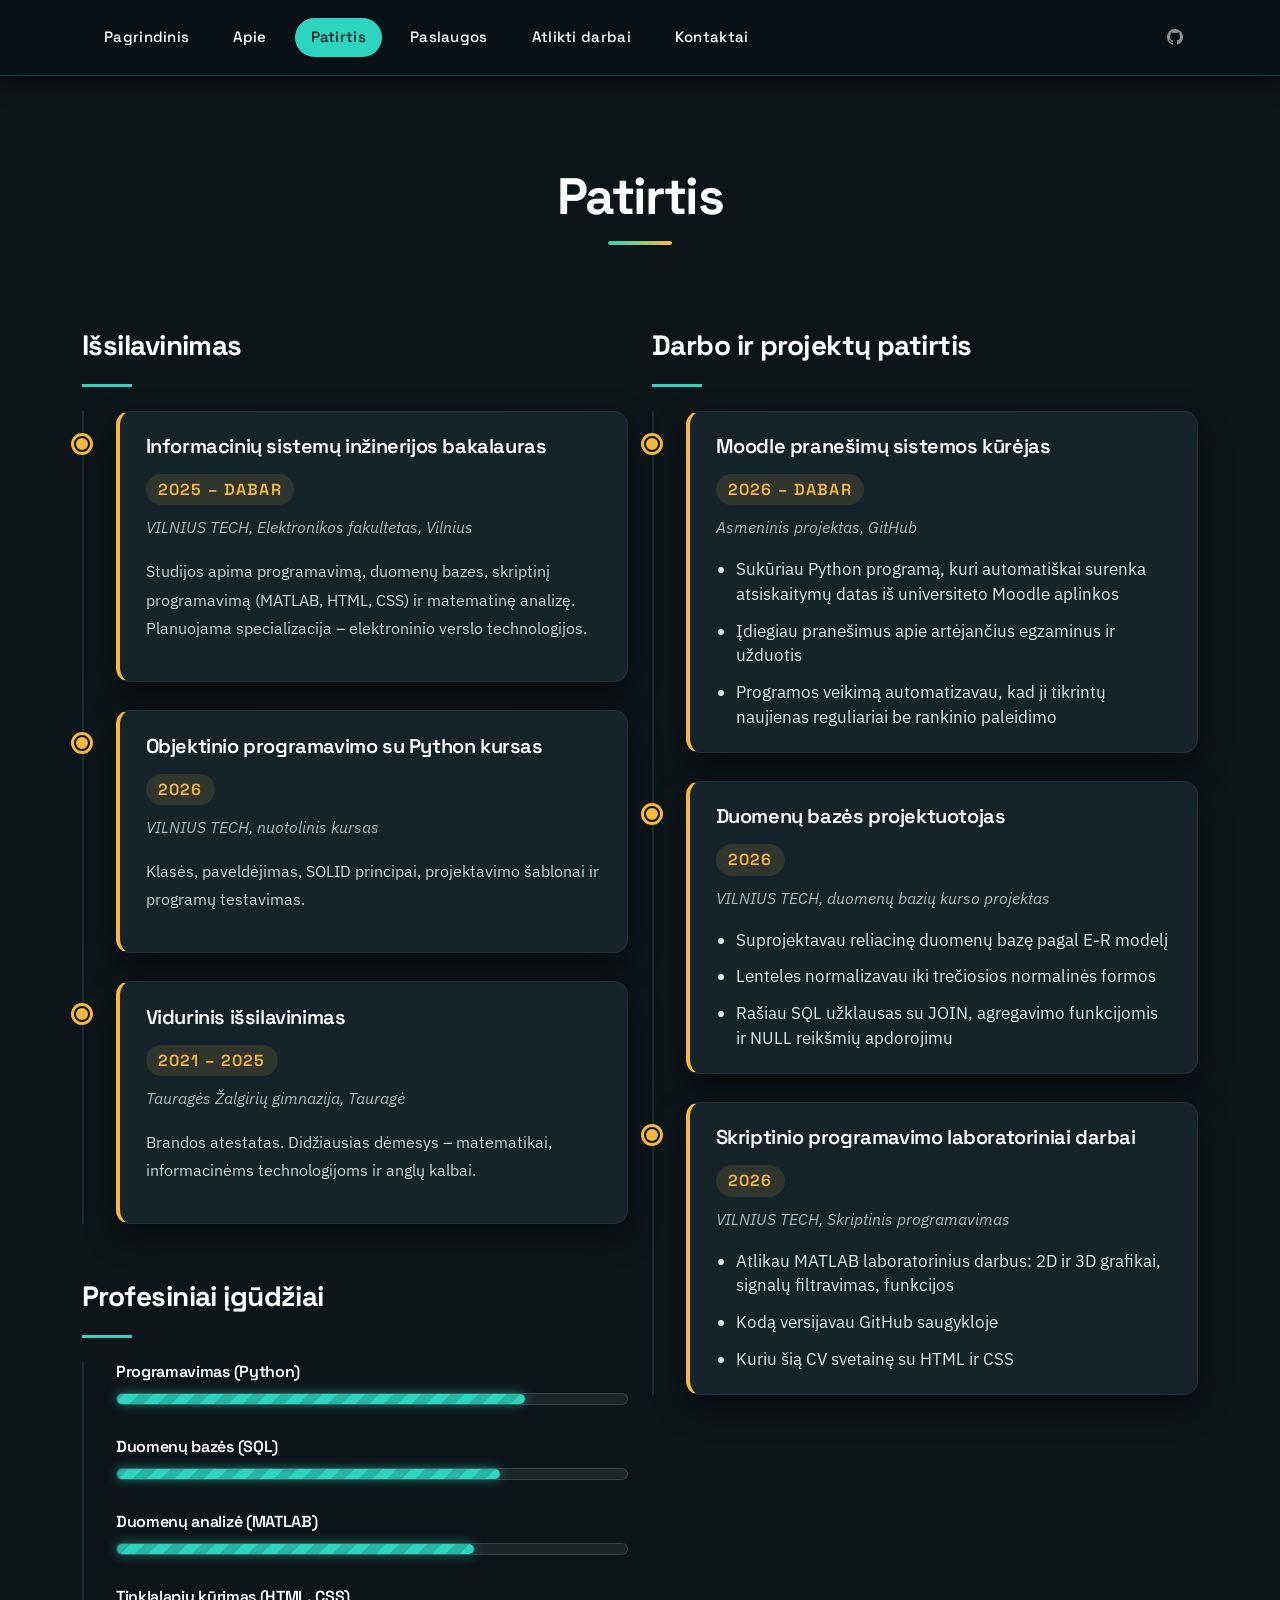
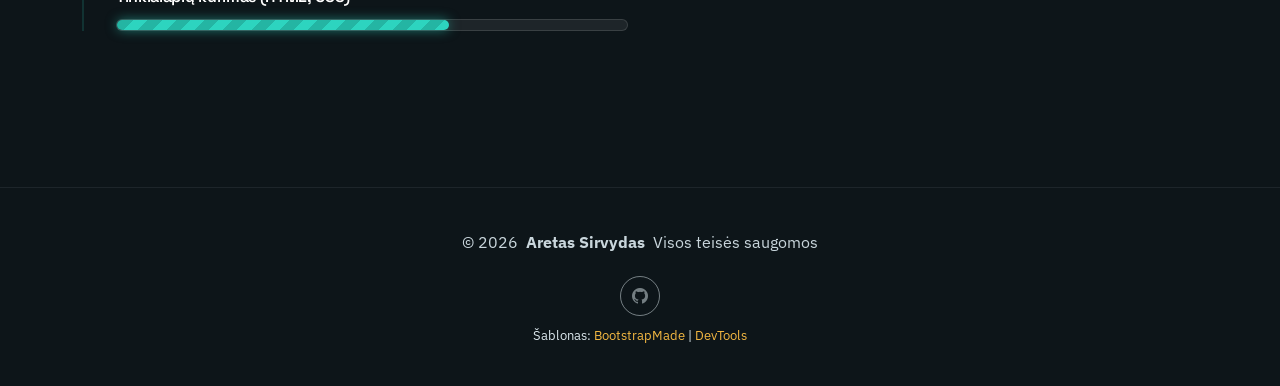
<file: resume.html>
<!DOCTYPE html>
<html lang="lt">

<head>
  <meta charset="UTF-8">
  <meta content="width=device-width, initial-scale=1.0" name="viewport">
  <title>Mano CV</title>
  <meta name="description" content="Aretas Sirvydas CV puslapis">
  <meta name="author" content="Aretas Sirvydas">
  <meta name="keywords" content="Aretas Sirvydas, CV, informacinių sistemų inžinerija, VILNIUS TECH">

  <!-- Favicons -->
  <link href="assets/img/favicon.png" rel="icon">
  <link href="assets/img/apple-touch-icon.png" rel="apple-touch-icon">

  <!-- Fonts -->
  <link href="https://fonts.googleapis.com" rel="preconnect">
  <link href="https://fonts.gstatic.com" rel="preconnect" crossorigin>
  <link href="https://fonts.googleapis.com/css2?family=Roboto:ital,wght@0,100;0,300;0,400;0,500;0,700;0,900;1,100;1,300;1,400;1,500;1,700;1,900&family=Poppins:ital,wght@0,100;0,200;0,300;0,400;0,500;0,600;0,700;0,800;0,900;1,100;1,200;1,300;1,400;1,500;1,600;1,700;1,800;1,900&family=Raleway:ital,wght@0,100;0,200;0,300;0,400;0,500;0,600;0,700;0,800;0,900;1,100;1,200;1,300;1,400;1,500;1,600;1,700;1,800;1,900&display=swap" rel="stylesheet">

  <!-- Vendor CSS Files -->
  <link href="assets/vendor/bootstrap/css/bootstrap.min.css" rel="stylesheet">
  <link href="assets/vendor/bootstrap-icons/bootstrap-icons.css" rel="stylesheet">
  <link href="assets/vendor/aos/aos.css" rel="stylesheet">
  <link href="assets/vendor/swiper/swiper-bundle.min.css" rel="stylesheet">
  <link href="assets/vendor/glightbox/css/glightbox.min.css" rel="stylesheet">

  <!-- Main CSS File -->
  <link href="assets/css/main.css" rel="stylesheet">
  <!-- Nuosavi stiliai (9 LD) – po main.css -->
  <link href="assets/css/custom.css" rel="stylesheet">

  <!-- =======================================================
  * Template Name: FolioOne
  * Template URL: https://bootstrapmade.com/folioone-bootstrap-portfolio-website-template/
  * Updated: Aug 23 2025 with Bootstrap v5.3.7
  * Author: BootstrapMade.com
  * License: https://bootstrapmade.com/license/
  ======================================================== -->
</head>

<body class="resume-page">

  <header id="header" class="header d-flex align-items-center light-background sticky-top">
    <div class="container position-relative d-flex align-items-center justify-content-between">

      <!-- <a href="index.html" class="logo d-flex align-items-center me-auto me-xl-0">
      <img src="assets/img/logo.webp" alt="Svetainės logotipas">
      <h1 class="sitename">Aretas Sirvydas</h1> 
    </a> -->

      <nav id="navmenu" class="navmenu">
        <ul>
          <li><a href="index.html">Pagrindinis</a></li>
          <li><a href="about.html">Apie</a></li>
          <li><a href="resume.html" class="active">Patirtis</a></li>
          <li><a href="services.html">Paslaugos</a></li>
          <li><a href="portfolio.html">Atlikti darbai</a></li>
          <li><a href="contact.html">Kontaktai</a></li>
        </ul>
        <i class="mobile-nav-toggle d-xl-none bi bi-list"></i>
      </nav>

      <div class="header-social-links">
        <a href="https://github.com/aretassirvydas" class="github" target="_blank" rel="noopener" aria-label="GitHub"><i class="bi bi-github"></i></a>
      </div>

    </div>
  </header>

  <main class="main">

    <!-- Resume Section -->
    <section id="resume" class="resume section">

      <!-- Section Title -->
      <div class="container section-title" data-aos="fade-up">
        <h2>Patirtis</h2>
      </div><!-- End Section Title -->

      <div class="container" data-aos="fade-up" data-aos-delay="100">

        <div class="row">
          <div class="col-lg-6">

            <!-- Education Section -->
            <div class="resume-item" data-aos="fade-up">
              <h3 class="resume-title">Išsilavinimas</h3>

              <div class="resume-content">
                <article class="education-item">
                  <h4>Informacinių sistemų inžinerijos bakalauras</h4>
                  <h5>2025 – dabar</h5>
                  <p class="institution"><em>VILNIUS TECH, Elektronikos fakultetas, Vilnius</em></p>
                  <p>Studijos apima programavimą, duomenų bazes, skriptinį programavimą (MATLAB, HTML, CSS) ir matematinę analizę. Planuojama specializacija – elektroninio verslo technologijos.</p>
                </article>
                <article class="education-item">
                  <h4>Objektinio programavimo su Python kursas</h4>
                  <h5>2026</h5>
                  <p class="institution"><em>VILNIUS TECH, nuotolinis kursas</em></p>
                  <p>Klasės, paveldėjimas, SOLID principai, projektavimo šablonai ir programų testavimas.</p>
                </article>
                <article class="education-item">
                  <h4>Vidurinis išsilavinimas</h4>
                  <h5>2021 – 2025</h5>
                  <p class="institution"><em>Tauragės Žalgirių gimnazija, Tauragė</em></p>
                  <p>Brandos atestatas. Didžiausias dėmesys – matematikai, informacinėms technologijoms ir anglų kalbai.</p>
                </article>
              </div>
            </div><!-- End Education Section -->

            <!-- Professional Skills Section -->
            <div class="resume-item skills-animation" data-aos="fade-up">
              <h3 class="resume-title">Profesiniai įgūdžiai</h3>

              <div class="resume-content">
                <div class="skill-item">
                  <h4>Programavimas (Python)</h4>
                  <div class="progress">
                    <div class="progress-bar" role="progressbar" aria-valuenow="80" aria-valuemin="0" aria-valuemax="100"></div>
                  </div>
                </div>
                <div class="skill-item">
                  <h4>Duomenų bazės (SQL)</h4>
                  <div class="progress">
                    <div class="progress-bar" role="progressbar" aria-valuenow="75" aria-valuemin="0" aria-valuemax="100"></div>
                  </div>
                </div>
                <div class="skill-item">
                  <h4>Duomenų analizė (MATLAB)</h4>
                  <div class="progress">
                    <div class="progress-bar" role="progressbar" aria-valuenow="70" aria-valuemin="0" aria-valuemax="100"></div>
                  </div>
                </div>
                <div class="skill-item">
                  <h4>Tinklalapių kūrimas (HTML, CSS)</h4>
                  <div class="progress">
                    <div class="progress-bar" role="progressbar" aria-valuenow="65" aria-valuemin="0" aria-valuemax="100"></div>
                  </div>
                </div>
              </div>
            </div><!-- End Professional Skills Section -->
          </div>

          <div class="col-lg-6">
            <!-- Experience Section -->
            <div class="resume-item" data-aos="fade-up" data-aos-delay="100">
              <h3 class="resume-title">Darbo ir projektų patirtis</h3>

              <div class="resume-content">
                <article class="experience-item">
                  <h4>Moodle pranešimų sistemos kūrėjas</h4>
                  <h5>2026 – dabar</h5>
                  <p class="company"><em>Asmeninis projektas, GitHub</em></p>
                  <ul>
                    <li>Sukūriau Python programą, kuri automatiškai surenka atsiskaitymų datas iš universiteto Moodle aplinkos</li>
                    <li>Įdiegiau pranešimus apie artėjančius egzaminus ir užduotis</li>
                    <li>Programos veikimą automatizavau, kad ji tikrintų naujienas reguliariai be rankinio paleidimo</li>
                  </ul>
                </article>
                <article class="experience-item">
                  <h4>Duomenų bazės projektuotojas</h4>
                  <h5>2026</h5>
                  <p class="company"><em>VILNIUS TECH, duomenų bazių kurso projektas</em></p>
                  <ul>
                    <li>Suprojektavau reliacinę duomenų bazę pagal E-R modelį</li>
                    <li>Lenteles normalizavau iki trečiosios normalinės formos</li>
                    <li>Rašiau SQL užklausas su JOIN, agregavimo funkcijomis ir NULL reikšmių apdorojimu</li>
                  </ul>
                </article>
                <article class="experience-item">
                  <h4>Skriptinio programavimo laboratoriniai darbai</h4>
                  <h5>2026</h5>
                  <p class="company"><em>VILNIUS TECH, Skriptinis programavimas</em></p>
                  <ul>
                    <li>Atlikau MATLAB laboratorinius darbus: 2D ir 3D grafikai, signalų filtravimas, funkcijos</li>
                    <li>Kodą versijavau GitHub saugykloje</li>
                    <li>Kuriu šią CV svetainę su HTML ir CSS</li>
                  </ul>
                </article>
              </div>
            </div><!-- End Experience Section -->
          </div>
        </div>

      </div>

    </section><!-- /Resume Section -->

  </main>

  <footer id="footer" class="footer">

    <div class="container">
      <div class="copyright text-center ">
        <p>© <span>2026</span> <strong class="px-1 sitename">Aretas Sirvydas</strong> <span>Visos teisės saugomos<br></span></p>
      </div>
      <div class="social-links d-flex justify-content-center">
        <a href="https://github.com/aretassirvydas" target="_blank" rel="noopener" aria-label="GitHub"><i class="bi bi-github"></i></a>
      </div>
      <div class="credits">
        <!-- All the links in the footer should remain intact. -->
        <!-- You can delete the links only if you've purchased the pro version. -->
        <!-- Licensing information: https://bootstrapmade.com/license/ -->
        <!-- Purchase the pro version with working PHP/AJAX contact form: [buy-url] -->
        Šablonas: <a href="https://bootstrapmade.com/">BootstrapMade</a> | <a href="https://bootstrapmade.com/tools/">DevTools</a>
      </div>
    </div>

  </footer>

  <!-- Scroll Top -->
  <a href="#" id="scroll-top" class="scroll-top d-flex align-items-center justify-content-center"><i class="bi bi-arrow-up-short"></i></a>

  <!-- Preloader -->
  <div id="preloader"></div>

  <!-- Vendor JS Files -->
  <script src="assets/vendor/bootstrap/js/bootstrap.bundle.min.js"></script>
  <script src="assets/vendor/php-email-form/validate.js"></script>
  <script src="assets/vendor/aos/aos.js"></script>
  <script src="assets/vendor/typed.js/typed.umd.js"></script>
  <script src="assets/vendor/waypoints/noframework.waypoints.js"></script>
  <script src="assets/vendor/purecounter/purecounter_vanilla.js"></script>
  <script src="assets/vendor/swiper/swiper-bundle.min.js"></script>
  <script src="assets/vendor/imagesloaded/imagesloaded.pkgd.min.js"></script>
  <script src="assets/vendor/isotope-layout/isotope.pkgd.min.js"></script>
  <script src="assets/vendor/glightbox/js/glightbox.min.js"></script>

  <!-- Main JS File -->
  <script src="assets/js/main.js"></script>

</body>

</html>
</file>
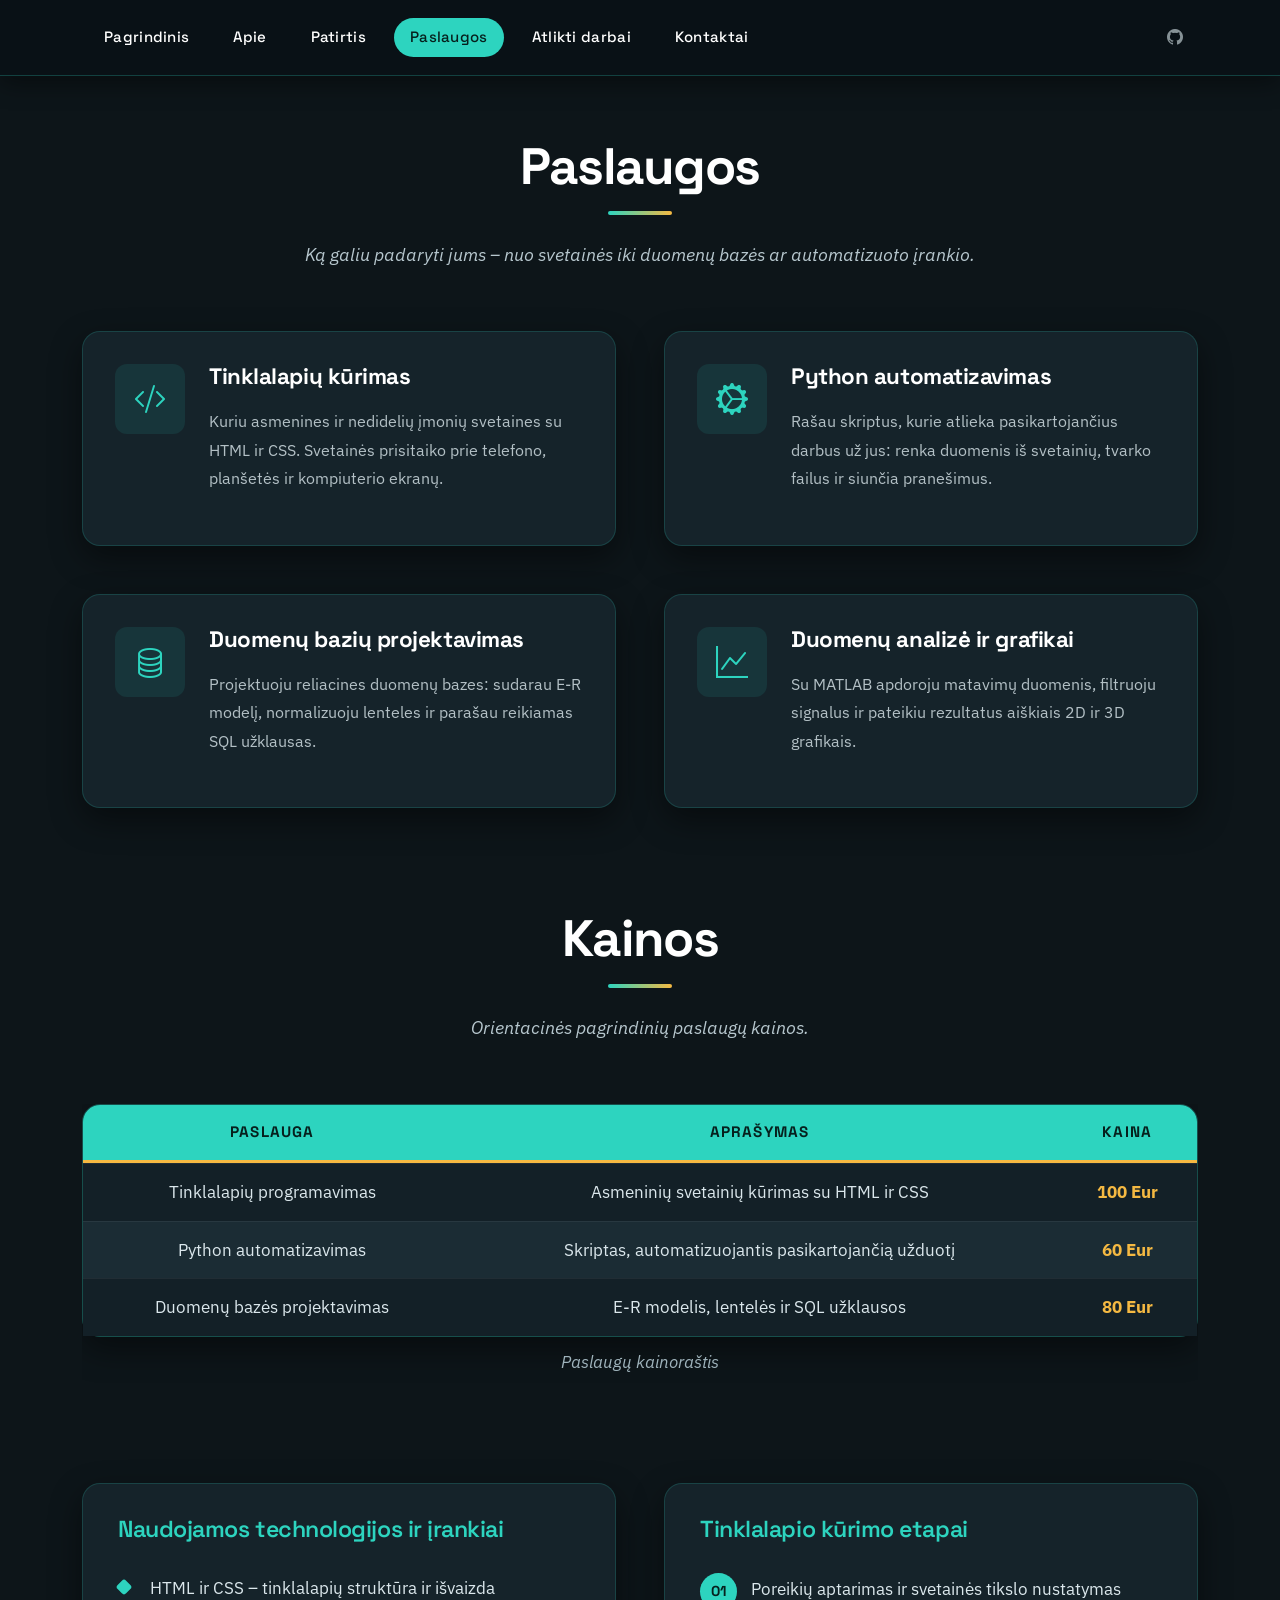
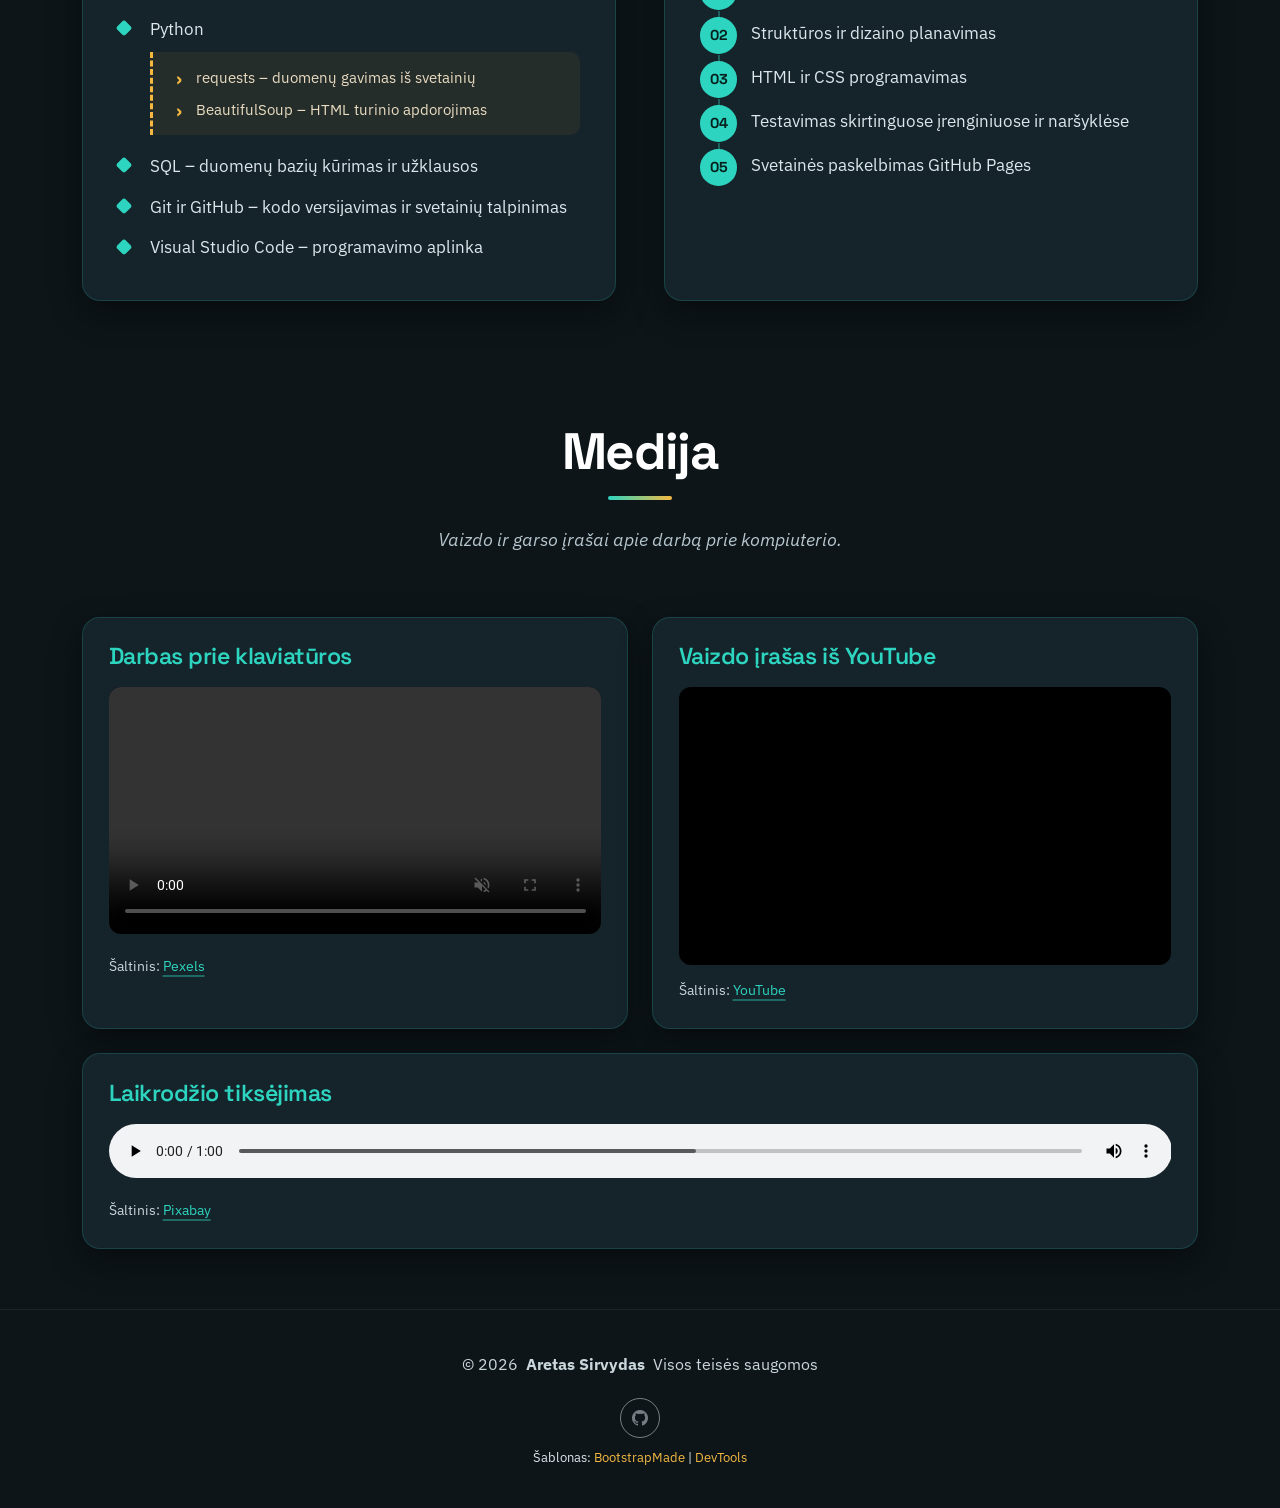
<file: services.html>
<!DOCTYPE html>
<html lang="lt">

<head>
  <meta charset="UTF-8">
  <meta content="width=device-width, initial-scale=1.0" name="viewport">
  <title>Mano CV</title>
  <meta name="description" content="Aretas Sirvydas CV puslapis">
  <meta name="author" content="Aretas Sirvydas">
  <meta name="keywords" content="Aretas Sirvydas, CV, informacinių sistemų inžinerija, VILNIUS TECH">

  <!-- Favicons -->
  <link href="assets/img/favicon.png" rel="icon">
  <link href="assets/img/apple-touch-icon.png" rel="apple-touch-icon">

  <!-- Fonts -->
  <link href="https://fonts.googleapis.com" rel="preconnect">
  <link href="https://fonts.gstatic.com" rel="preconnect" crossorigin>
  <link href="https://fonts.googleapis.com/css2?family=Roboto:ital,wght@0,100;0,300;0,400;0,500;0,700;0,900;1,100;1,300;1,400;1,500;1,700;1,900&family=Poppins:ital,wght@0,100;0,200;0,300;0,400;0,500;0,600;0,700;0,800;0,900;1,100;1,200;1,300;1,400;1,500;1,600;1,700;1,800;1,900&family=Raleway:ital,wght@0,100;0,200;0,300;0,400;0,500;0,600;0,700;0,800;0,900;1,100;1,200;1,300;1,400;1,500;1,600;1,700;1,800;1,900&display=swap" rel="stylesheet">

  <!-- Vendor CSS Files -->
  <link href="assets/vendor/bootstrap/css/bootstrap.min.css" rel="stylesheet">
  <link href="assets/vendor/bootstrap-icons/bootstrap-icons.css" rel="stylesheet">
  <link href="assets/vendor/aos/aos.css" rel="stylesheet">
  <link href="assets/vendor/swiper/swiper-bundle.min.css" rel="stylesheet">
  <link href="assets/vendor/glightbox/css/glightbox.min.css" rel="stylesheet">

  <!-- Main CSS File -->
  <link href="assets/css/main.css" rel="stylesheet">
  <!-- Nuosavi stiliai (9 LD) – po main.css -->
  <link href="assets/css/custom.css" rel="stylesheet">

  <!-- =======================================================
  * Template Name: FolioOne
  * Template URL: https://bootstrapmade.com/folioone-bootstrap-portfolio-website-template/
  * Updated: Aug 23 2025 with Bootstrap v5.3.7
  * Author: BootstrapMade.com
  * License: https://bootstrapmade.com/license/
  ======================================================== -->
</head>

<body class="services-page">

  <header id="header" class="header d-flex align-items-center light-background sticky-top">
    <div class="container position-relative d-flex align-items-center justify-content-between">

      <!-- <a href="index.html" class="logo d-flex align-items-center me-auto me-xl-0">
      <img src="assets/img/logo.webp" alt="Svetainės logotipas">
      <h1 class="sitename">Aretas Sirvydas</h1> 
    </a> -->

      <nav id="navmenu" class="navmenu">
        <ul>
          <li><a href="index.html">Pagrindinis</a></li>
          <li><a href="about.html">Apie</a></li>
          <li><a href="resume.html">Patirtis</a></li>
          <li><a href="services.html" class="active">Paslaugos</a></li>
          <li><a href="portfolio.html">Atlikti darbai</a></li>
          <li><a href="contact.html">Kontaktai</a></li>
        </ul>
        <i class="mobile-nav-toggle d-xl-none bi bi-list"></i>
      </nav>

      <div class="header-social-links">
        <a href="https://github.com/aretassirvydas" class="github" target="_blank" rel="noopener" aria-label="GitHub"><i class="bi bi-github"></i></a>
      </div>

    </div>
  </header>

  <main class="main">

    <!-- Services Section -->
    <section id="services" class="services section">

      <!-- Section Title -->
      <div class="container section-title" data-aos="fade-up">
        <h2>Paslaugos</h2>
        <p>Ką galiu padaryti jums – nuo svetainės iki duomenų bazės ar automatizuoto įrankio.</p>
      </div><!-- End Section Title -->

      <div class="container" data-aos="fade-up" data-aos-delay="100">

        <div class="row justify-content-center g-5">

          <div class="col-md-6" data-aos="fade-right" data-aos-delay="100">
            <div class="service-item">
              <div class="service-icon">
                <i class="bi bi-code-slash"></i>
              </div>
              <div class="service-content">
                <h3>Tinklalapių kūrimas</h3>
                <p>Kuriu asmenines ir nedidelių įmonių svetaines su HTML ir CSS. Svetainės prisitaiko prie telefono, planšetės ir kompiuterio ekranų.</p>
              </div>
            </div>
          </div><!-- End Service Item -->

          <div class="col-md-6" data-aos="fade-left" data-aos-delay="100">
            <div class="service-item">
              <div class="service-icon">
                <i class="bi bi-gear-wide-connected"></i>
              </div>
              <div class="service-content">
                <h3>Python automatizavimas</h3>
                <p>Rašau skriptus, kurie atlieka pasikartojančius darbus už jus: renka duomenis iš svetainių, tvarko failus ir siunčia pranešimus.</p>
              </div>
            </div>
          </div><!-- End Service Item -->

          <div class="col-md-6" data-aos="fade-right" data-aos-delay="200">
            <div class="service-item">
              <div class="service-icon">
                <i class="bi bi-database"></i>
              </div>
              <div class="service-content">
                <h3>Duomenų bazių projektavimas</h3>
                <p>Projektuoju reliacines duomenų bazes: sudarau E-R modelį, normalizuoju lenteles ir parašau reikiamas SQL užklausas.</p>
              </div>
            </div>
          </div><!-- End Service Item -->

          <div class="col-md-6" data-aos="fade-left" data-aos-delay="200">
            <div class="service-item">
              <div class="service-icon">
                <i class="bi bi-graph-up"></i>
              </div>
              <div class="service-content">
                <h3>Duomenų analizė ir grafikai</h3>
                <p>Su MATLAB apdoroju matavimų duomenis, filtruoju signalus ir pateikiu rezultatus aiškiais 2D ir 3D grafikais.</p>
              </div>
            </div>
          </div><!-- End Service Item -->

        </div>

      </div>

    </section><!-- /Services Section -->

    <!-- Prices Section -->
    <section id="kainos" class="kainos section">

      <div class="container section-title" data-aos="fade-up">
        <h2>Kainos</h2>
        <p>Orientacinės pagrindinių paslaugų kainos.</p>
      </div>

      <div class="container" data-aos="fade-up" data-aos-delay="100">
        <div class="table-responsive">
          <table class="paslaugu-lentele">
            <caption>Paslaugų kainoraštis</caption>
            <thead>
              <tr>
                <th scope="col">Paslauga</th>
                <th scope="col">Aprašymas</th>
                <th scope="col">Kaina</th>
              </tr>
            </thead>
            <tbody>
              <tr>
                <td>Tinklalapių programavimas</td>
                <td>Asmeninių svetainių kūrimas su HTML ir CSS</td>
                <td>100 Eur</td>
              </tr>
              <tr>
                <td>Python automatizavimas</td>
                <td>Skriptas, automatizuojantis pasikartojančią užduotį</td>
                <td>60 Eur</td>
              </tr>
              <tr>
                <td>Duomenų bazės projektavimas</td>
                <td>E-R modelis, lentelės ir SQL užklausos</td>
                <td>80 Eur</td>
              </tr>
            </tbody>
          </table>
        </div>
      </div>

    </section><!-- /Prices Section -->

    <!-- Tools & Process Section -->
    <section id="procesas" class="procesas section">

      <div class="container" data-aos="fade-up" data-aos-delay="100">
        <div class="row g-5">

          <div class="col-lg-6">
            <div class="saraso-blokas">
              <h3>Naudojamos technologijos ir įrankiai</h3>
              <ul class="technologiju-sarasas">
                <li>HTML ir CSS – tinklalapių struktūra ir išvaizda</li>
                <li>Python
                  <ul>
                    <li>requests – duomenų gavimas iš svetainių</li>
                    <li>BeautifulSoup – HTML turinio apdorojimas</li>
                  </ul>
                </li>
                <li>SQL – duomenų bazių kūrimas ir užklausos</li>
                <li>Git ir GitHub – kodo versijavimas ir svetainių talpinimas</li>
                <li>Visual Studio Code – programavimo aplinka</li>
              </ul>
            </div>
          </div>

          <div class="col-lg-6">
            <div class="saraso-blokas">
              <h3>Tinklalapio kūrimo etapai</h3>
              <ol class="etapu-sarasas">
                <li>Poreikių aptarimas ir svetainės tikslo nustatymas</li>
                <li>Struktūros ir dizaino planavimas</li>
                <li>HTML ir CSS programavimas</li>
                <li>Testavimas skirtinguose įrenginiuose ir naršyklėse</li>
                <li>Svetainės paskelbimas GitHub Pages</li>
              </ol>
            </div>
          </div>

        </div>
      </div>

    </section><!-- /Tools & Process Section -->

    <!-- Media Section -->
    <section id="medija" class="medija section">

      <div class="container section-title" data-aos="fade-up">
        <h2>Medija</h2>
        <p>Vaizdo ir garso įrašai apie darbą prie kompiuterio.</p>
      </div>

      <div class="container" data-aos="fade-up" data-aos-delay="100">
        <div class="row g-4">

          <div class="col-lg-6">
            <div class="medijos-blokas">
              <h3>Darbas prie klaviatūros</h3>
              <video controls muted preload="metadata" width="640" height="360">
                <source src="assets/media/typing.mp4" type="video/mp4">
                Jūsų naršyklė nepalaiko vaizdo įrašų.
              </video>
              <p class="medijos-saltinis">Šaltinis: <a href="https://www.pexels.com/video/person-is-typing-using-computer-keyboard-7534244/" target="_blank" rel="noopener">Pexels</a></p>
            </div>
          </div>

          <div class="col-lg-6">
            <div class="medijos-blokas">
              <h3>Vaizdo įrašas iš YouTube</h3>
              <div class="ratio ratio-16x9">
                <iframe src="https://www.youtube.com/embed/BoUVIhtqjAw" title="YouTube vaizdo įrašas"
                  allow="accelerometer; autoplay; clipboard-write; encrypted-media; gyroscope; picture-in-picture"
                  allowfullscreen></iframe>
              </div>
              <p class="medijos-saltinis">Šaltinis: <a href="https://www.youtube.com/watch?v=BoUVIhtqjAw" target="_blank" rel="noopener">YouTube</a></p>
            </div>
          </div>

          <div class="col-12">
            <div class="medijos-blokas">
              <h3>Laikrodžio tiksėjimas</h3>
              <audio controls preload="metadata">
                <source src="assets/media/clock-ticking.mp3" type="audio/mpeg">
                Jūsų naršyklė nepalaiko garso įrašų.
              </audio>
              <p class="medijos-saltinis">Šaltinis: <a href="https://pixabay.com/sound-effects/quartz-clock-ticking-one-minute-253102/" target="_blank" rel="noopener">Pixabay</a></p>
            </div>
          </div>

        </div>
      </div>

    </section><!-- /Media Section -->

  </main>

  <footer id="footer" class="footer">

    <div class="container">
      <div class="copyright text-center ">
        <p>© <span>2026</span> <strong class="px-1 sitename">Aretas Sirvydas</strong> <span>Visos teisės saugomos<br></span></p>
      </div>
      <div class="social-links d-flex justify-content-center">
        <a href="https://github.com/aretassirvydas" target="_blank" rel="noopener" aria-label="GitHub"><i class="bi bi-github"></i></a>
      </div>
      <div class="credits">
        <!-- All the links in the footer should remain intact. -->
        <!-- You can delete the links only if you've purchased the pro version. -->
        <!-- Licensing information: https://bootstrapmade.com/license/ -->
        <!-- Purchase the pro version with working PHP/AJAX contact form: [buy-url] -->
        Šablonas: <a href="https://bootstrapmade.com/">BootstrapMade</a> | <a href="https://bootstrapmade.com/tools/">DevTools</a>
      </div>
    </div>

  </footer>

  <!-- Scroll Top -->
  <a href="#" id="scroll-top" class="scroll-top d-flex align-items-center justify-content-center"><i class="bi bi-arrow-up-short"></i></a>

  <!-- Preloader -->
  <div id="preloader"></div>

  <!-- Vendor JS Files -->
  <script src="assets/vendor/bootstrap/js/bootstrap.bundle.min.js"></script>
  <script src="assets/vendor/php-email-form/validate.js"></script>
  <script src="assets/vendor/aos/aos.js"></script>
  <script src="assets/vendor/typed.js/typed.umd.js"></script>
  <script src="assets/vendor/waypoints/noframework.waypoints.js"></script>
  <script src="assets/vendor/purecounter/purecounter_vanilla.js"></script>
  <script src="assets/vendor/swiper/swiper-bundle.min.js"></script>
  <script src="assets/vendor/imagesloaded/imagesloaded.pkgd.min.js"></script>
  <script src="assets/vendor/isotope-layout/isotope.pkgd.min.js"></script>
  <script src="assets/vendor/glightbox/js/glightbox.min.js"></script>

  <!-- Main JS File -->
  <script src="assets/js/main.js"></script>

</body>

</html>
</file>
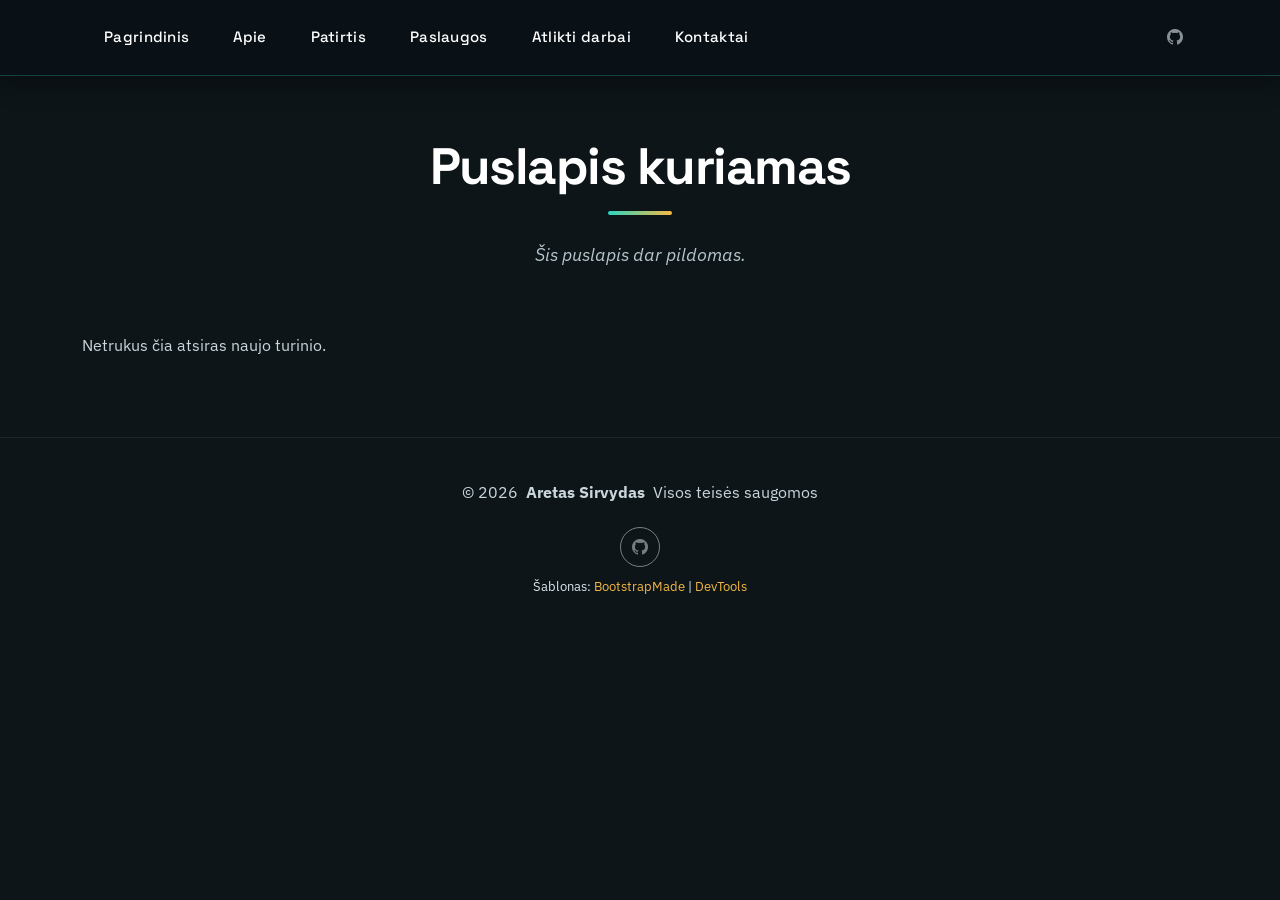
<file: starter-page.html>
<!DOCTYPE html>
<html lang="lt">

<head>
  <meta charset="UTF-8">
  <meta content="width=device-width, initial-scale=1.0" name="viewport">
  <title>Mano CV</title>
  <meta name="description" content="Aretas Sirvydas CV puslapis">
  <meta name="author" content="Aretas Sirvydas">
  <meta name="keywords" content="Aretas Sirvydas, CV, informacinių sistemų inžinerija, VILNIUS TECH">

  <!-- Favicons -->
  <link href="assets/img/favicon.png" rel="icon">
  <link href="assets/img/apple-touch-icon.png" rel="apple-touch-icon">

  <!-- Fonts -->
  <link href="https://fonts.googleapis.com" rel="preconnect">
  <link href="https://fonts.gstatic.com" rel="preconnect" crossorigin>
  <link href="https://fonts.googleapis.com/css2?family=Roboto:ital,wght@0,100;0,300;0,400;0,500;0,700;0,900;1,100;1,300;1,400;1,500;1,700;1,900&family=Poppins:ital,wght@0,100;0,200;0,300;0,400;0,500;0,600;0,700;0,800;0,900;1,100;1,200;1,300;1,400;1,500;1,600;1,700;1,800;1,900&family=Raleway:ital,wght@0,100;0,200;0,300;0,400;0,500;0,600;0,700;0,800;0,900;1,100;1,200;1,300;1,400;1,500;1,600;1,700;1,800;1,900&display=swap" rel="stylesheet">

  <!-- Vendor CSS Files -->
  <link href="assets/vendor/bootstrap/css/bootstrap.min.css" rel="stylesheet">
  <link href="assets/vendor/bootstrap-icons/bootstrap-icons.css" rel="stylesheet">
  <link href="assets/vendor/aos/aos.css" rel="stylesheet">
  <link href="assets/vendor/swiper/swiper-bundle.min.css" rel="stylesheet">
  <link href="assets/vendor/glightbox/css/glightbox.min.css" rel="stylesheet">

  <!-- Main CSS File -->
  <link href="assets/css/main.css" rel="stylesheet">
  <!-- Nuosavi stiliai (9 LD) – po main.css -->
  <link href="assets/css/custom.css" rel="stylesheet">

  <!-- =======================================================
  * Template Name: FolioOne
  * Template URL: https://bootstrapmade.com/folioone-bootstrap-portfolio-website-template/
  * Updated: Aug 23 2025 with Bootstrap v5.3.7
  * Author: BootstrapMade.com
  * License: https://bootstrapmade.com/license/
  ======================================================== -->
</head>

<body class="starter-page-page">

  <header id="header" class="header d-flex align-items-center light-background sticky-top">
    <div class="container position-relative d-flex align-items-center justify-content-between">

      <!-- <a href="index.html" class="logo d-flex align-items-center me-auto me-xl-0">
      <img src="assets/img/logo.webp" alt="Svetainės logotipas">
      <h1 class="sitename">Aretas Sirvydas</h1> 
    </a> -->

      <nav id="navmenu" class="navmenu">
        <ul>
          <li><a href="index.html">Pagrindinis</a></li>
          <li><a href="about.html">Apie</a></li>
          <li><a href="resume.html">Patirtis</a></li>
          <li><a href="services.html">Paslaugos</a></li>
          <li><a href="portfolio.html">Atlikti darbai</a></li>
          <li><a href="contact.html">Kontaktai</a></li>
        </ul>
        <i class="mobile-nav-toggle d-xl-none bi bi-list"></i>
      </nav>

      <div class="header-social-links">
        <a href="https://github.com/aretassirvydas" class="github" target="_blank" rel="noopener" aria-label="GitHub"><i class="bi bi-github"></i></a>
      </div>

    </div>
  </header>

  <main class="main">

    <!-- Starter Section Section -->
    <section id="starter-section" class="starter-section section">

      <!-- Section Title -->
      <div class="container section-title" data-aos="fade-up">
        <h2>Puslapis kuriamas</h2>
        <p>Šis puslapis dar pildomas.</p>
      </div><!-- End Section Title -->

      <div class="container" data-aos="fade-up">
        <p>Netrukus čia atsiras naujo turinio.</p>
      </div>

    </section><!-- /Starter Section Section -->

  </main>

  <footer id="footer" class="footer">

    <div class="container">
      <div class="copyright text-center ">
        <p>© <span>2026</span> <strong class="px-1 sitename">Aretas Sirvydas</strong> <span>Visos teisės saugomos<br></span></p>
      </div>
      <div class="social-links d-flex justify-content-center">
        <a href="https://github.com/aretassirvydas" target="_blank" rel="noopener" aria-label="GitHub"><i class="bi bi-github"></i></a>
      </div>
      <div class="credits">
        <!-- All the links in the footer should remain intact. -->
        <!-- You can delete the links only if you've purchased the pro version. -->
        <!-- Licensing information: https://bootstrapmade.com/license/ -->
        <!-- Purchase the pro version with working PHP/AJAX contact form: [buy-url] -->
        Šablonas: <a href="https://bootstrapmade.com/">BootstrapMade</a> | <a href="https://bootstrapmade.com/tools/">DevTools</a>
      </div>
    </div>

  </footer>

  <!-- Scroll Top -->
  <a href="#" id="scroll-top" class="scroll-top d-flex align-items-center justify-content-center"><i class="bi bi-arrow-up-short"></i></a>

  <!-- Preloader -->
  <div id="preloader"></div>

  <!-- Vendor JS Files -->
  <script src="assets/vendor/bootstrap/js/bootstrap.bundle.min.js"></script>
  <script src="assets/vendor/php-email-form/validate.js"></script>
  <script src="assets/vendor/aos/aos.js"></script>
  <script src="assets/vendor/typed.js/typed.umd.js"></script>
  <script src="assets/vendor/waypoints/noframework.waypoints.js"></script>
  <script src="assets/vendor/purecounter/purecounter_vanilla.js"></script>
  <script src="assets/vendor/swiper/swiper-bundle.min.js"></script>
  <script src="assets/vendor/imagesloaded/imagesloaded.pkgd.min.js"></script>
  <script src="assets/vendor/isotope-layout/isotope.pkgd.min.js"></script>
  <script src="assets/vendor/glightbox/js/glightbox.min.js"></script>

  <!-- Main JS File -->
  <script src="assets/js/main.js"></script>

</body>

</html>
</file>
<file: assets/css/custom.css>
/*==============================================================
  custom.css – Aretas Sirvydas CV svetaines stiliai (9 LD)
  Failas itrauktas PO main.css, todel jo taisykles perraso sablono stilius.
==============================================================*/

/* Sriftai is Google Fonts (su lietuviskomis raidemis – latin-ext) */
@import url("https://fonts.googleapis.com/css2?family=Space+Grotesk:wght@400;500;600;700&family=IBM+Plex+Sans:ital,wght@0,400;0,500;0,600;1,400&display=swap");

/* Nauja spalvu ir sriftu palete (perraso main.css kintamuosius) */
:root {
  --default-font: "IBM Plex Sans", system-ui, -apple-system, "Segoe UI", Arial, sans-serif;
  --heading-font: "Space Grotesk", "IBM Plex Sans", sans-serif;
  --nav-font: "Space Grotesk", sans-serif;

  --background-color: #0d1519;
  --default-color: #dbe7ec;
  --heading-color: #ffffff;
  --accent-color: #2dd4bf;      /* turkio spalva vietoj melynos */
  --accent-dark: #0f766e;
  --highlight-color: #f5b942;   /* gintaro spalva akcentams */
  --surface-color: #15232a;
  --contrast-color: #06201d;    /* tamsus tekstas ant sviesaus akcento */

  --nav-hover-color: #2dd4bf;
  --nav-dropdown-hover-color: #2dd4bf;

  --radius-lg: 18px;
  --shadow-card: 0 12px 32px rgba(0, 0, 0, 0.45);
}

/*--------------------------------------------------------------
  2. TIPOGRAFIJA
--------------------------------------------------------------*/
/* 2a. Sriftu seima */
body {
  font-family: var(--default-font);
  font-size: 16.5px;
}

/* 2b. Antrastes h1–h6 */
h1, h2, h3, h4, h5, h6 {
  font-family: var(--heading-font);
  letter-spacing: -0.02em;
  line-height: 1.2;
}

h1 {
  font-size: clamp(2.4rem, 5vw, 3.6rem);
  font-weight: 700;
}

h2 {
  font-weight: 600;
}

h3 {
  font-size: 1.45rem;
  font-weight: 600;
  color: var(--accent-color);
}

h4 {
  font-size: 1.2rem;
  font-weight: 600;
}

h5 {
  font-size: 0.95rem;
  font-weight: 500;
  text-transform: uppercase;
  letter-spacing: 0.08em;
}

h6 {
  font-size: 0.85rem;
  font-weight: 500;
  color: var(--highlight-color);
}

.section-title h2 {
  font-size: clamp(2.4rem, 4.5vw, 3.2rem);
  font-weight: 700;
  letter-spacing: -0.03em;
}

/* geltonas bruksnys po skilties antraste */
.section-title h2::after {
  content: "";
  display: block;
  width: 64px;
  height: 4px;
  margin: 14px auto 0;
  border-radius: 4px;
  background: linear-gradient(90deg, var(--accent-color), var(--highlight-color));
}

.hero .hero-content h1 .highlight {
  color: var(--accent-color);
}

/* 2c. Pastraipos */
p {
  font-size: 1.02rem;
  line-height: 1.75;
  color: #c9d6dc;
  margin-bottom: 1.1rem;
}

.section-title p,
.about .intro-content .lead {
  font-style: italic;
  color: #b7c7ce;
}

/*--------------------------------------------------------------
  3. MYGTUKAI IR NUORODOS
--------------------------------------------------------------*/
/* 3a. Mygtukai */
.hero .hero-actions .btn,
.about .intro-content .cta-group .btn-ghost,
.contact .contact-form .btn {
  font-family: var(--heading-font);
  font-weight: 600;
  letter-spacing: 0.02em;
  padding: 12px 28px;
  border-radius: 10px;
  border: 2px solid var(--accent-color);
  transition: transform 0.2s ease, box-shadow 0.2s ease, background-color 0.2s ease, color 0.2s ease;
}

.hero .hero-actions .btn.btn-primary,
.contact .contact-form .btn {
  background: var(--accent-color);
  color: var(--contrast-color);
  box-shadow: 0 6px 0 var(--accent-dark);
}

.hero .hero-actions .btn.btn-outline,
.about .intro-content .cta-group .btn-ghost {
  background: transparent;
  color: var(--accent-color);
  box-shadow: 0 6px 0 rgba(45, 212, 191, 0.25);
}

/* :hover – mygtukas pakyla ir pasikeicia spalva */
.hero .hero-actions .btn.btn-primary:hover,
.contact .contact-form .btn:hover {
  background: var(--highlight-color);
  border-color: var(--highlight-color);
  color: #241a02;
  transform: translateY(-3px);
  box-shadow: 0 9px 0 #a8761a;
}

.hero .hero-actions .btn.btn-outline:hover,
.about .intro-content .cta-group .btn-ghost:hover {
  background: rgba(45, 212, 191, 0.12);
  color: #ffffff;
  transform: translateY(-3px);
  box-shadow: 0 9px 0 rgba(45, 212, 191, 0.35);
}

/* :active – mygtukas „nuspaudziamas“ */
.hero .hero-actions .btn:active,
.about .intro-content .cta-group .btn-ghost:active,
.contact .contact-form .btn:active {
  transform: translateY(4px);
  box-shadow: 0 1px 0 var(--accent-dark);
}

/* 3b. Nuorodos */
main a:not(.btn):not(.btn-ghost):not(.glightbox):not(.link-underline) {
  color: var(--accent-color);
  text-decoration: underline;
  text-decoration-color: rgba(45, 212, 191, 0.4);
  text-decoration-thickness: 2px;
  text-underline-offset: 4px;
}

main a:not(.btn):not(.btn-ghost):not(.glightbox):not(.link-underline):hover {
  color: var(--highlight-color);
  text-decoration-color: var(--highlight-color);
}

.footer .credits a {
  color: var(--highlight-color);
}

.about .intro-content .cta-group .link-underline {
  font-weight: 600;
}

/*--------------------------------------------------------------
  4. ISDESTYMAS (margin, padding) IR TURINIO BLOKAI
--------------------------------------------------------------*/
/* 4a. Tarpai skiltyse Apie, Patirtis, Atlikti darbai */
.about.section,
.skills.section,
.resume.section,
.portfolio.section {
  padding: 90px 0 100px;
}

.about .intro-content .headline {
  margin: 0.75rem 0 1.75rem;
}

.about .intro-content .cta-group {
  margin-top: 2.25rem;
  gap: 1.5rem;
}

.resume .resume-item {
  margin-bottom: 3.5rem;
}

.resume .resume-item .resume-content {
  padding-left: 2rem;
}

.resume .resume-item article {
  margin-bottom: 1.75rem;
}

.portfolio .portfolio-filters {
  margin-bottom: 3rem;
  gap: 12px;
}

.portfolio .isotope-container {
  row-gap: 2.5rem;
}

.portfolio .portfolio-card .portfolio-info {
  padding: 24px 26px 28px;
}

/* 4b. Turinio bloku isvaizda: kraštines, uzapvalinimai, seseliai */
/* Pagrindinis */
.hero .hero-image .image-wrapper img {
  border-radius: 28px 28px 28px 6px;
  border: 3px solid var(--accent-color);
  box-shadow: 14px 14px 0 rgba(245, 185, 66, 0.35);
}

.hero .hero-image .floating-elements .floating-card {
  border: 1px solid rgba(45, 212, 191, 0.35);
  border-radius: 12px;
}

/* Apie */
.about .profile-figure .profile-photo {
  border-radius: 50% 50% var(--radius-lg) var(--radius-lg);
  border: 3px solid var(--accent-color);
  box-shadow: var(--shadow-card), 0 0 0 10px rgba(45, 212, 191, 0.08);
}

.skills .skill-box {
  border-radius: var(--radius-lg);
  border: 1px solid rgba(45, 212, 191, 0.18);
  border-top: 4px solid var(--accent-color);
  box-shadow: var(--shadow-card);
}

/* Patirtis – kiekvienas irasas tampa kortele */
.resume .resume-item article {
  background: var(--surface-color);
  padding: 1.4rem 1.6rem;
  border-radius: 14px;
  border: 1px solid rgba(255, 255, 255, 0.06);
  border-left: 4px solid var(--highlight-color);
  box-shadow: var(--shadow-card);
}

.resume .resume-item article::before {
  left: -2.9rem;
  top: 1.5rem;
  background: var(--highlight-color);
  border-color: var(--background-color);
  box-shadow: 0 0 0 3px var(--highlight-color);
}

.resume .resume-item article h5 {
  border-radius: 999px;
  color: var(--highlight-color);
  background: rgba(245, 185, 66, 0.12);
}

/* Atlikti darbai */
.portfolio .portfolio-card {
  border-radius: var(--radius-lg);
  border: 1px solid rgba(45, 212, 191, 0.2);
  box-shadow: var(--shadow-card);
}

.portfolio .portfolio-card:hover {
  border-color: var(--accent-color);
  box-shadow: 0 18px 40px rgba(45, 212, 191, 0.18);
}

.portfolio .portfolio-card .portfolio-img {
  border-bottom: 3px solid var(--accent-color);
}

.portfolio .portfolio-card .portfolio-info p {
  color: var(--highlight-color);
  margin-bottom: 6px;
}

.portfolio .portfolio-card .portfolio-info .portfolio-desc {
  color: #c9d6dc;
  font-size: 0.92rem;
  line-height: 1.6;
  margin-bottom: 14px;
}

/* Paslaugos ir Kontaktai */
.services .service-item,
.contact .info-box,
.contact .contact-form {
  border-radius: var(--radius-lg);
  border: 1px solid rgba(45, 212, 191, 0.18);
  box-shadow: var(--shadow-card);
}

/*--------------------------------------------------------------
  5. PASIRINKTI KOMPONENTAI
--------------------------------------------------------------*/
/* 5.1 Navigacijos juosta */
.header {
  background: rgba(10, 18, 22, 0.88) !important;
  backdrop-filter: blur(10px);
  border-bottom: 1px solid rgba(45, 212, 191, 0.25);
  box-shadow: 0 6px 24px rgba(0, 0, 0, 0.45);
  padding: 10px 0;
}

@media (min-width: 1200px) {
  .navmenu > ul > li {
    padding: 8px 6px;
  }

  .navmenu a,
  .navmenu a:focus {
    padding: 8px 16px;
    border-radius: 999px;
    font-weight: 500;
    letter-spacing: 0.02em;
  }

  .navmenu > ul > li > a:before {
    display: none;
  }

  .navmenu li:hover > a {
    background: rgba(45, 212, 191, 0.12);
    color: var(--accent-color);
  }

  .navmenu .active,
  .navmenu .active:focus {
    background: var(--accent-color);
    color: var(--contrast-color) !important;
  }
}

/* 5.2 Mygtukas „i virsu“ */
.scroll-top {
  width: 52px;
  height: 52px;
  right: 22px;
  border-radius: 14px;
  background: linear-gradient(135deg, var(--accent-color), var(--highlight-color));
  border: 2px solid rgba(255, 255, 255, 0.25);
  box-shadow: 0 10px 24px rgba(0, 0, 0, 0.5);
}

.scroll-top.active {
  bottom: 22px;
}

.scroll-top i {
  color: var(--contrast-color);
  font-size: 28px;
}

.scroll-top:hover {
  background: linear-gradient(135deg, var(--highlight-color), var(--accent-color));
  transform: rotate(-8deg) scale(1.06);
}

/* 5.3 Progreso juostos (Apie ir Patirtis) */
.skills .skill-box .progress,
.resume .skill-item .progress {
  height: 12px;
  border-radius: 6px;
  background: rgba(255, 255, 255, 0.07);
  border: 1px solid rgba(255, 255, 255, 0.12);
}

.skills .skill-box .progress .progress-bar,
.resume .skill-item .progress .progress-bar {
  border-radius: 6px;
  background: repeating-linear-gradient(-45deg,
      var(--accent-color) 0 10px,
      #24b5a3 10px 20px);
  box-shadow: 0 0 12px rgba(45, 212, 191, 0.55);
}

.resume .skill-item .progress .progress-bar::after {
  color: var(--highlight-color);
}

/*--------------------------------------------------------------
  PAPILDOMA 1. SARASAI
--------------------------------------------------------------*/
.saraso-blokas {
  height: 100%;
  background: var(--surface-color);
  padding: 2rem 2.2rem;
  border-radius: var(--radius-lg);
  border: 1px solid rgba(45, 212, 191, 0.18);
  box-shadow: var(--shadow-card);
}

.saraso-blokas h3 {
  margin-bottom: 1.5rem;
}

/* Nenumeruotas sarasas – zymeklis per ::before pseudo-elementa */
.technologiju-sarasas {
  list-style: none;
  padding-left: 0;
  margin: 0;
}

.technologiju-sarasas > li {
  position: relative;
  padding: 0.45rem 0 0.45rem 2rem;
  line-height: 1.6;
}

.technologiju-sarasas > li::before {
  content: "";
  position: absolute;
  left: 0;
  top: 0.85rem;
  width: 12px;
  height: 12px;
  border-radius: 3px;
  background: var(--accent-color);
  transform: rotate(45deg);
}

/* Idetinis sarasas – kitokia spalva, zymeklis ir atitraukimas */
.technologiju-sarasas ul {
  list-style: none;
  margin: 0.6rem 0 0.2rem;
  padding: 0.6rem 0.9rem 0.6rem 1.4rem;
  border-left: 3px dashed var(--highlight-color);
  background: rgba(245, 185, 66, 0.07);
  border-radius: 0 10px 10px 0;
}

.technologiju-sarasas ul li {
  position: relative;
  padding: 0.25rem 0 0.25rem 1.3rem;
  font-size: 0.95rem;
  color: #e9dcc0;
}

.technologiju-sarasas ul li::before {
  content: "›";
  position: absolute;
  left: 0;
  top: 0.1rem;
  font-weight: 700;
  font-size: 1.2rem;
  color: var(--highlight-color);
}

/* Numeruotas sarasas – CSS skaitikliai (counters) */
.etapu-sarasas {
  list-style: none;
  counter-reset: etapas;
  padding-left: 0;
  margin: 0;
}

.etapu-sarasas li {
  counter-increment: etapas;
  position: relative;
  padding: 0.55rem 0 0.55rem 3.2rem;
  min-height: 2.6rem;
  line-height: 1.6;
}

.etapu-sarasas li::before {
  content: counter(etapas, decimal-leading-zero);
  position: absolute;
  left: 0;
  top: 0.35rem;
  width: 2.3rem;
  height: 2.3rem;
  display: grid;
  place-items: center;
  border-radius: 50%;
  font-family: var(--heading-font);
  font-weight: 700;
  font-size: 0.9rem;
  color: var(--contrast-color);
  background: var(--accent-color);
}

/* linija, jungianti etapus */
.etapu-sarasas li:not(:last-child)::after {
  content: "";
  position: absolute;
  left: 1.1rem;
  top: 2.7rem;
  bottom: -0.4rem;
  width: 2px;
  background: rgba(45, 212, 191, 0.35);
}

/*--------------------------------------------------------------
  PAPILDOMA 2. LENTELE
--------------------------------------------------------------*/
.paslaugu-lentele {
  width: 100%;
  border-collapse: separate;
  border-spacing: 0;
  border-radius: var(--radius-lg);
  overflow: hidden;
  border: 1px solid rgba(45, 212, 191, 0.3);
  box-shadow: var(--shadow-card);
  caption-side: bottom;
}

.paslaugu-lentele caption {
  padding-top: 0.8rem;
  text-align: center;
  font-style: italic;
  color: #9fb3bb;
}

/* c) vienodi vidiniai tarpai ir lygiavimas centre */
.paslaugu-lentele th,
.paslaugu-lentele td {
  padding: 16px 20px;
  text-align: center;
  vertical-align: middle;
}

/* a) antrastine eilute */
.paslaugu-lentele thead th {
  background: var(--accent-color);
  color: var(--contrast-color);
  font-family: var(--heading-font);
  font-weight: 700;
  font-size: 0.95rem;
  text-transform: uppercase;
  letter-spacing: 0.08em;
  border-bottom: 3px solid var(--highlight-color);
}

.paslaugu-lentele tbody td {
  color: var(--default-color);
  border-top: 1px solid rgba(255, 255, 255, 0.06);
  transition: background-color 0.2s ease;
}

/* b) „zebra“ stilius */
.paslaugu-lentele tbody tr:nth-child(odd) td {
  background: #132027;
}

.paslaugu-lentele tbody tr:nth-child(even) td {
  background: #1b2c34;
}

/* b) eilutes :hover efektas */
.paslaugu-lentele tbody tr:hover td {
  background: rgba(45, 212, 191, 0.16);
  color: #ffffff;
}

.paslaugu-lentele tbody td:last-child {
  font-weight: 700;
  color: var(--highlight-color);
}

/*--------------------------------------------------------------
  Medijos blokai (8 LD papildoma) – kad tilptu i stulpeli
--------------------------------------------------------------*/
.medijos-blokas {
  background: var(--surface-color);
  padding: 1.6rem;
  border-radius: var(--radius-lg);
  border: 1px solid rgba(45, 212, 191, 0.18);
  box-shadow: var(--shadow-card);
  height: 100%;
}

.medijos-blokas h3 {
  margin-bottom: 1rem;
}

.medijos-blokas video,
.medijos-blokas .ratio {
  width: 100%;
  height: auto;
  border-radius: 12px;
  overflow: hidden;
  background: #000;
}

.medijos-blokas audio {
  width: 100%;
}

.medijos-saltinis {
  margin: 0.8rem 0 0;
  font-size: 0.9rem;
}

.kainos.section,
.procesas.section {
  padding-top: 40px;
}

/* Kontaktu skiltyje sablonas naudoja --contrast-color tekstui ant tamsaus fono,
   todel cia ji grazinama i balta, o mygtuko tekstas lieka tamsus (kontrastas) */
.contact {
  --contrast-color: #ffffff;
}

.contact .contact-form .btn,
.contact .contact-form .btn:hover {
  color: #06201d;
}

.contact .info-item .icon-box i {
  color: var(--accent-color);
}

.contact .info-item:hover .icon-box i {
  color: #06201d;
}
</file>
<file: assets/css/main.css>
/**
* Template Name: FolioOne
* Template URL: https://bootstrapmade.com/folioone-bootstrap-portfolio-website-template/
* Updated: Aug 23 2025 with Bootstrap v5.3.7
* Author: BootstrapMade.com
* License: https://bootstrapmade.com/license/
*/

/*--------------------------------------------------------------
# Font & Color Variables
# Help: https://bootstrapmade.com/color-system/
--------------------------------------------------------------*/
/* Fonts */
:root {
  --default-font: "Roboto",  system-ui, -apple-system, "Segoe UI", Roboto, "Helvetica Neue", Arial, "Noto Sans", "Liberation Sans", sans-serif, "Apple Color Emoji", "Segoe UI Emoji", "Segoe UI Symbol", "Noto Color Emoji";
  --heading-font: "Raleway",  sans-serif;
  --nav-font: "Poppins",  sans-serif;
}

/* Global Colors - The following color variables are used throughout the website. Updating them here will change the color scheme of the entire website */
:root { 
  --background-color: #101a20; /* Background color for the entire website, including individual sections */
  --default-color: #e7f2f7; /* Default color used for the majority of the text content across the entire website */
  --heading-color: #ffffff; /* Color for headings, subheadings and title throughout the website */
  --accent-color: #1387c1; /* Accent color that represents your brand on the website. It's used for buttons, links, and other elements that need to stand out */
  --surface-color: #141f26; /* The surface color is used as a background of boxed elements within sections, such as cards, icon boxes, or other elements that require a visual separation from the global background. */
  --contrast-color: #ffffff; /* Contrast color for text, ensuring readability against backgrounds of accent, heading, or default colors. */
}

/* Nav Menu Colors - The following color variables are used specifically for the navigation menu. They are separate from the global colors to allow for more customization options */
:root {
  --nav-color: #ffffff;  /* The default color of the main navmenu links */
  --nav-hover-color: #1387c1; /* Applied to main navmenu links when they are hovered over or active */
  --nav-mobile-background-color: #213642; /* Used as the background color for mobile navigation menu */
  --nav-dropdown-background-color: #051117; /* Used as the background color for dropdown items that appear when hovering over primary navigation items */
  --nav-dropdown-color: #e7f2f7; /* Used for navigation links of the dropdown items in the navigation menu. */
  --nav-dropdown-hover-color: #1387c1; /* Similar to --nav-hover-color, this color is applied to dropdown navigation links when they are hovered over. */
}

/* Color Presets - These classes override global colors when applied to any section or element, providing reuse of the sam color scheme. */

.light-background {
  --background-color: #142027;
  --surface-color: #325264;
}

.dark-background {
  --background-color: #0b1419;
  --default-color: #ffffff;
  --heading-color: #ffffff;
  --surface-color: #252525;
  --contrast-color: #ffffff;
}

/* Smooth scroll */
:root {
  scroll-behavior: smooth;
}

/*--------------------------------------------------------------
# General Styling & Shared Classes
--------------------------------------------------------------*/
body {
  color: var(--default-color);
  background-color: var(--background-color);
  font-family: var(--default-font);
}

a {
  color: var(--accent-color);
  text-decoration: none;
  transition: 0.3s;
}

a:hover {
  color: color-mix(in srgb, var(--accent-color), transparent 25%);
  text-decoration: none;
}

h1,
h2,
h3,
h4,
h5,
h6 {
  color: var(--heading-color);
  font-family: var(--heading-font);
}

/* PHP Email Form Messages
------------------------------*/
.php-email-form .error-message {
  display: none;
  background: #df1529;
  color: #ffffff;
  text-align: left;
  padding: 15px;
  margin-bottom: 24px;
  font-weight: 600;
}

.php-email-form .sent-message {
  display: none;
  color: #ffffff;
  background: #059652;
  text-align: center;
  padding: 15px;
  margin-bottom: 24px;
  font-weight: 600;
}

.php-email-form .loading {
  display: none;
  background: var(--surface-color);
  text-align: center;
  padding: 15px;
  margin-bottom: 24px;
}

.php-email-form .loading:before {
  content: "";
  display: inline-block;
  border-radius: 50%;
  width: 24px;
  height: 24px;
  margin: 0 10px -6px 0;
  border: 3px solid var(--accent-color);
  border-top-color: var(--surface-color);
  animation: php-email-form-loading 1s linear infinite;
}

@keyframes php-email-form-loading {
  0% {
    transform: rotate(0deg);
  }

  100% {
    transform: rotate(360deg);
  }
}

/*--------------------------------------------------------------
# Global Header
--------------------------------------------------------------*/
.header {
  --background-color: rgba(255, 255, 255, 0);
  color: var(--default-color);
  background-color: var(--background-color);
  padding: 15px 0;
  transition: all 0.5s;
  z-index: 997;
  border-bottom: 1px solid color-mix(in srgb, var(--default-color), transparent 92%);
}

.header .logo {
  line-height: 1;
}

.header .logo img {
  max-height: 36px;
  margin-right: 8px;
}

.header .logo h1 {
  font-size: 32px;
  margin: 0;
  font-weight: 400;
  color: var(--heading-color);
}

.header .header-social-links {
  padding-right: 15px;
}

.header .header-social-links a {
  color: color-mix(in srgb, var(--default-color), transparent 40%);
  padding-left: 6px;
  display: inline-block;
  transition: 0.3s;
  font-size: 16px;
}

.header .header-social-links a:hover {
  color: var(--default-color);
}

.header .header-social-links a i {
  line-height: 0px;
}

@media (max-width: 1200px) {
  .header .logo {
    order: 1;
  }

  .header .header-social-links {
    order: 2;
  }

  .header .navmenu {
    order: 3;
  }
}

/* Global Header on Scroll
------------------------------*/
.scrolled .header {
  --background-color: rgba(16, 26, 32, 0.9);
}

/*--------------------------------------------------------------
# Navigation Menu
--------------------------------------------------------------*/
/* Desktop Navigation */
@media (min-width: 1200px) {
  .navmenu {
    padding: 0;
  }

  .navmenu ul {
    margin: 0;
    padding: 0;
    display: flex;
    list-style: none;
    align-items: center;
  }

  .navmenu li {
    position: relative;
  }

  .navmenu>ul>li {
    white-space: nowrap;
    padding: 15px 28px 15px 0;
  }

  .navmenu>ul>li:last-child {
    padding-right: 0;
  }

  .navmenu a,
  .navmenu a:focus {
    color: var(--nav-color);
    font-size: 15px;
    padding: 0 2px;
    font-family: var(--nav-font);
    font-weight: 400;
    display: flex;
    align-items: center;
    justify-content: space-between;
    white-space: nowrap;
    transition: 0.3s;
    position: relative;
  }

  .navmenu a i,
  .navmenu a:focus i {
    font-size: 12px;
    line-height: 0;
    margin-left: 5px;
    transition: 0.3s;
  }

  .navmenu>ul>li>a:before {
    content: "";
    position: absolute;
    height: 2px;
    bottom: -6px;
    left: 0;
    background-color: var(--nav-hover-color);
    visibility: hidden;
    width: 0px;
    transition: all 0.3s ease-in-out 0s;
  }

  .navmenu a:hover:before,
  .navmenu li:hover>a:before,
  .navmenu .active:before {
    visibility: visible;
    width: 25px;
  }

  .navmenu li:hover>a,
  .navmenu .active,
  .navmenu .active:focus {
    color: var(--nav-hover-color);
  }

  .navmenu .dropdown ul {
    margin: 0;
    padding: 10px 0;
    background: var(--nav-dropdown-background-color);
    display: block;
    position: absolute;
    visibility: hidden;
    left: -5px;
    top: 130%;
    opacity: 0;
    transition: 0.3s;
    border-radius: 4px;
    z-index: 99;
    box-shadow: 0px 0px 30px rgba(0, 0, 0, 0.1);
  }

  .navmenu .dropdown ul li {
    min-width: 200px;
  }

  .navmenu .dropdown ul a {
    padding: 10px 20px;
    font-size: 15px;
    text-transform: none;
    color: var(--nav-dropdown-color);
  }

  .navmenu .dropdown ul a i {
    font-size: 12px;
  }

  .navmenu .dropdown ul a:hover,
  .navmenu .dropdown ul .active:hover,
  .navmenu .dropdown ul li:hover>a {
    color: var(--nav-dropdown-hover-color);
  }

  .navmenu .dropdown:hover>ul {
    opacity: 1;
    top: 100%;
    visibility: visible;
  }

  .navmenu .dropdown .dropdown ul {
    top: 0;
    left: -90%;
    visibility: hidden;
  }

  .navmenu .dropdown .dropdown:hover>ul {
    opacity: 1;
    top: 0;
    left: -100%;
    visibility: visible;
  }
}

/* Mobile Navigation */
@media (max-width: 1199px) {
  .mobile-nav-toggle {
    color: var(--nav-color);
    font-size: 28px;
    line-height: 0;
    margin-right: 10px;
    cursor: pointer;
    transition: color 0.3s;
  }

  .navmenu {
    padding: 0;
    z-index: 9997;
  }

  .navmenu ul {
    display: none;
    list-style: none;
    position: absolute;
    inset: 60px 20px 20px 20px;
    padding: 10px 0;
    margin: 0;
    border-radius: 6px;
    background-color: var(--nav-mobile-background-color);
    border: 1px solid color-mix(in srgb, var(--default-color), transparent 90%);
    box-shadow: none;
    overflow-y: auto;
    transition: 0.3s;
    z-index: 9998;
  }

  .navmenu a,
  .navmenu a:focus {
    color: var(--nav-dropdown-color);
    padding: 10px 20px;
    font-family: var(--nav-font);
    font-size: 17px;
    font-weight: 500;
    display: flex;
    align-items: center;
    justify-content: space-between;
    white-space: nowrap;
    transition: 0.3s;
  }

  .navmenu a i,
  .navmenu a:focus i {
    font-size: 12px;
    line-height: 0;
    margin-left: 5px;
    width: 30px;
    height: 30px;
    display: flex;
    align-items: center;
    justify-content: center;
    border-radius: 50%;
    transition: 0.3s;
    background-color: color-mix(in srgb, var(--accent-color), transparent 90%);
  }

  .navmenu a i:hover,
  .navmenu a:focus i:hover {
    background-color: var(--accent-color);
    color: var(--contrast-color);
  }

  .navmenu a:hover,
  .navmenu .active,
  .navmenu .active:focus {
    color: var(--nav-dropdown-hover-color);
  }

  .navmenu .active i,
  .navmenu .active:focus i {
    background-color: var(--accent-color);
    color: var(--contrast-color);
    transform: rotate(180deg);
  }

  .navmenu .dropdown ul {
    position: static;
    display: none;
    z-index: 99;
    padding: 10px 0;
    margin: 10px 20px;
    background-color: var(--nav-dropdown-background-color);
    transition: all 0.5s ease-in-out;
  }

  .navmenu .dropdown ul ul {
    background-color: rgba(33, 37, 41, 0.1);
  }

  .navmenu .dropdown>.dropdown-active {
    display: block;
    background-color: rgba(33, 37, 41, 0.03);
  }

  .mobile-nav-active {
    overflow: hidden;
  }

  .mobile-nav-active .mobile-nav-toggle {
    color: #fff;
    position: absolute;
    font-size: 32px;
    top: 15px;
    right: 15px;
    margin-right: 0;
    z-index: 9999;
  }

  .mobile-nav-active .navmenu {
    position: fixed;
    overflow: hidden;
    inset: 0;
    background: rgba(33, 37, 41, 0.8);
    transition: 0.3s;
  }

  .mobile-nav-active .navmenu>ul {
    display: block;
  }
}

/*--------------------------------------------------------------
# Global Footer
--------------------------------------------------------------*/
.footer {
  color: var(--default-color);
  background-color: var(--background-color);
  font-size: 14px;
  padding: 40px 0;
  position: relative;
  border-top: 1px solid color-mix(in srgb, var(--default-color), transparent 92%);
}

.footer .copyright p {
  margin-bottom: 0;
}

.footer .social-links {
  margin-top: 20px;
}

.footer .social-links a {
  display: flex;
  align-items: center;
  justify-content: center;
  width: 40px;
  height: 40px;
  border-radius: 50%;
  border: 1px solid color-mix(in srgb, var(--default-color), transparent 50%);
  font-size: 16px;
  color: color-mix(in srgb, var(--default-color), transparent 50%);
  margin: 0 5px;
  transition: 0.3s;
}

.footer .social-links a:hover {
  color: var(--accent-color);
  border-color: var(--accent-color);
}

.footer .credits {
  margin-top: 10px;
  font-size: 13px;
  text-align: center;
}

/*--------------------------------------------------------------
# Preloader
--------------------------------------------------------------*/
#preloader {
  position: fixed;
  inset: 0;
  z-index: 9999;
  overflow: hidden;
  background-color: var(--background-color);
  transition: all 0.6s ease-out;
  width: 100%;
  height: 100vh;
}

#preloader:before,
#preloader:after {
  content: "";
  position: absolute;
  border: 4px solid var(--accent-color);
  border-radius: 50%;
  animation: animate-preloader 2s cubic-bezier(0, 0.2, 0.8, 1) infinite;
}

#preloader:after {
  animation-delay: -0.5s;
}

@keyframes animate-preloader {
  0% {
    width: 10px;
    height: 10px;
    top: calc(50% - 5px);
    left: calc(50% - 5px);
    opacity: 1;
  }

  100% {
    width: 72px;
    height: 72px;
    top: calc(50% - 36px);
    left: calc(50% - 36px);
    opacity: 0;
  }
}

/*--------------------------------------------------------------
# Scroll Top Button
--------------------------------------------------------------*/
.scroll-top {
  position: fixed;
  visibility: hidden;
  opacity: 0;
  right: 15px;
  bottom: -15px;
  z-index: 99999;
  background-color: var(--accent-color);
  width: 44px;
  height: 44px;
  border-radius: 50px;
  transition: all 0.4s;
}

.scroll-top i {
  font-size: 24px;
  color: var(--contrast-color);
  line-height: 0;
}

.scroll-top:hover {
  background-color: color-mix(in srgb, var(--accent-color), transparent 20%);
  color: var(--contrast-color);
}

.scroll-top.active {
  visibility: visible;
  opacity: 1;
  bottom: 15px;
}

/*--------------------------------------------------------------
# Disable aos animation delay on mobile devices
--------------------------------------------------------------*/
@media screen and (max-width: 768px) {
  [data-aos-delay] {
    transition-delay: 0 !important;
  }
}

/*--------------------------------------------------------------
# Global Page Titles & Breadcrumbs
--------------------------------------------------------------*/
.page-title {
  color: var(--default-color);
  background-color: var(--background-color);
  position: relative;
}

.page-title .heading {
  padding: 80px 0;
  border-top: 1px solid color-mix(in srgb, var(--default-color), transparent 90%);
}

.page-title .heading h1 {
  font-size: 38px;
  font-weight: 700;
}

.page-title nav {
  background-color: color-mix(in srgb, var(--default-color), transparent 96%);
  padding: 20px 0;
}

.page-title nav ol {
  display: flex;
  flex-wrap: wrap;
  list-style: none;
  padding: 0;
  margin: 0;
  font-size: 16px;
  font-weight: 400;
}

.page-title nav ol li+li {
  padding-left: 10px;
}

.page-title nav ol li+li::before {
  content: "/";
  display: inline-block;
  padding-right: 10px;
  color: color-mix(in srgb, var(--default-color), transparent 70%);
}

/*--------------------------------------------------------------
# Global Sections
--------------------------------------------------------------*/
section,
.section {
  color: var(--default-color);
  background-color: var(--background-color);
  padding: 60px 0;
  scroll-margin-top: 100px;
  overflow: clip;
}

@media (max-width: 1199px) {

  section,
  .section {
    scroll-margin-top: 66px;
  }
}

/*--------------------------------------------------------------
# Global Section Titles
--------------------------------------------------------------*/
.section-title {
  text-align: center;
  padding-bottom: 60px;
  position: relative;
}

.section-title h2 {
  font-size: 3.5rem;
  font-weight: 400;
  line-height: 1.2;
  color: var(--heading-color);
  margin-bottom: 1.5rem;
  letter-spacing: -1px;
}

@media (max-width: 768px) {
  .section-title h2 {
    font-size: 2.5rem;
  }
}

.section-title p {
  font-size: 1.125rem;
  line-height: 1.8;
  color: color-mix(in srgb, var(--default-color), transparent 25%);
  max-width: 900px;
  margin: 0 auto;
  text-wrap: balance;
}

/*--------------------------------------------------------------
# Hero Section
--------------------------------------------------------------*/
.hero {
  padding: 80px 0;
  min-height: 100vh;
  display: flex;
  align-items: center;
}

.hero .hero-content h1 {
  font-size: 3.5rem;
  font-weight: 700;
  margin-bottom: 1rem;
  line-height: 1.2;
}

.hero .hero-content h1 .highlight {
  color: var(--accent-color);
  position: relative;
}

.hero .hero-content h1 .highlight::after {
  content: "";
  position: absolute;
  bottom: 0;
  left: 0;
  width: 100%;
  height: 3px;
  background: linear-gradient(90deg, var(--accent-color), color-mix(in srgb, var(--accent-color), transparent 50%));
  border-radius: 2px;
}

@media (max-width: 768px) {
  .hero .hero-content h1 {
    font-size: 2.5rem;
  }
}

.hero .hero-content h2 {
  font-size: 1.5rem;
  font-weight: 400;
  margin-bottom: 2rem;
  color: color-mix(in srgb, var(--default-color), transparent 20%);
}

.hero .hero-content h2 .typed {
  color: var(--accent-color);
  font-weight: 600;
}

@media (max-width: 768px) {
  .hero .hero-content h2 {
    font-size: 1.25rem;
  }
}

.hero .hero-content p {
  font-size: 1.1rem;
  line-height: 1.6;
  margin-bottom: 2.5rem;
  color: color-mix(in srgb, var(--default-color), transparent 30%);
}

.hero .hero-actions {
  display: flex;
  gap: 1rem;
  margin-bottom: 3rem;
}

.hero .hero-actions .btn {
  padding: 12px 30px;
  border-radius: 50px;
  font-weight: 600;
  text-decoration: none;
  transition: all 0.3s ease;
  border: 2px solid;
}

.hero .hero-actions .btn.btn-primary {
  background: var(--accent-color);
  color: var(--contrast-color);
  border-color: var(--accent-color);
}

.hero .hero-actions .btn.btn-primary:hover {
  background: color-mix(in srgb, var(--accent-color), black 15%);
  border-color: color-mix(in srgb, var(--accent-color), black 15%);
  transform: translateY(-2px);
}

.hero .hero-actions .btn.btn-outline {
  background: transparent;
  color: var(--accent-color);
  border-color: var(--accent-color);
}

.hero .hero-actions .btn.btn-outline:hover {
  transform: translateY(-2px);
}

@media (max-width: 576px) {
  .hero .hero-actions {
    flex-direction: column;
  }

  .hero .hero-actions .btn {
    text-align: center;
  }
}

.hero .social-links {
  display: flex;
  gap: 1rem;
}

.hero .social-links a {
  width: 45px;
  height: 45px;
  background: var(--surface-color);
  border-radius: 50%;
  display: flex;
  align-items: center;
  justify-content: center;
  color: var(--default-color);
  font-size: 1.2rem;
  transition: all 0.3s ease;
}

.hero .social-links a:hover {
  background: var(--accent-color);
  color: var(--contrast-color);
  transform: translateY(-3px);
  box-shadow: 0 8px 25px color-mix(in srgb, var(--accent-color), transparent 70%);
}

.hero .hero-image {
  position: relative;
}

.hero .hero-image .image-wrapper {
  position: relative;
  max-width: 450px;
  margin: 0 auto;
}

.hero .hero-image .image-wrapper img {
  border-radius: 20px;
  box-shadow: 0 5px 15px color-mix(in srgb, var(--default-color), transparent 95%);
  transition: transform 0.3s ease;
}

.hero .hero-image .image-wrapper img:hover {
  transform: scale(1.02);
}

.hero .hero-image .floating-elements {
  position: absolute;
  top: 0;
  left: 0;
  right: 0;
  bottom: 0;
  pointer-events: none;
}

.hero .hero-image .floating-elements .floating-card {
  position: absolute;
  background: var(--surface-color);
  padding: 15px 20px;
  border-radius: 15px;
  box-shadow: 0 10px 30px color-mix(in srgb, var(--default-color), transparent 90%);
  display: flex;
  align-items: center;
  gap: 10px;
  font-weight: 600;
  animation: float 3s ease-in-out infinite;
}

.hero .hero-image .floating-elements .floating-card i {
  font-size: 1.5rem;
  color: var(--accent-color);
}

.hero .hero-image .floating-elements .floating-card.design {
  top: 10%;
  right: -10%;
  animation-delay: 0s;
}

.hero .hero-image .floating-elements .floating-card.code {
  bottom: 30%;
  left: -15%;
  animation-delay: 1s;
}

.hero .hero-image .floating-elements .floating-card.creativity {
  top: 60%;
  right: -5%;
  animation-delay: 2s;
}

@media (max-width: 992px) {
  .hero .hero-image .floating-elements .floating-card {
    display: none;
  }
}

@keyframes float {

  0%,
  100% {
    transform: translateY(0px);
  }

  50% {
    transform: translateY(-10px);
  }
}

@media (max-width: 992px) {
  .hero .hero-content {
    text-align: center;
    margin-bottom: 3rem;
  }
}

/*--------------------------------------------------------------
# About Section
--------------------------------------------------------------*/
.about .intro-content .eyebrow {
  display: inline-block;
  letter-spacing: 0.12em;
  text-transform: uppercase;
  font-size: 12px;
  color: color-mix(in srgb, var(--default-color), transparent 40%);
  margin-bottom: 16px;
}

.about .intro-content .headline {
  font-family: var(--heading-font);
  font-weight: 300;
  line-height: 1.2;
  font-size: clamp(28px, 4vw, 44px);
  margin: 0 0 24px 0;
}

.about .intro-content .lead {
  font-size: 18px;
  line-height: 1.8;
  color: color-mix(in srgb, var(--default-color), transparent 10%);
  margin-bottom: 24px;
}

.about .intro-content p {
  line-height: 1.8;
  margin-bottom: 24px;
  color: color-mix(in srgb, var(--default-color), transparent 5%);
}

.about .intro-content .cta-group {
  display: flex;
  gap: 24px;
  align-items: center;
  margin-top: 24px;
}

.about .intro-content .cta-group .btn-ghost {
  display: inline-flex;
  align-items: center;
  gap: 8px;
  padding: 12px 18px;
  border-radius: 6px;
  color: var(--accent-color);
  background: color-mix(in srgb, var(--accent-color), transparent 92%);
  border: 1px solid color-mix(in srgb, var(--accent-color), transparent 70%);
  transition: 0.3s ease-in-out;
}

.about .intro-content .cta-group .btn-ghost:hover,
.about .intro-content .cta-group .btn-ghost:focus {
  color: var(--contrast-color);
  background: var(--accent-color);
  border-color: var(--accent-color);
  outline: none;
  box-shadow: 0 0 0 3px color-mix(in srgb, var(--accent-color), transparent 70%);
}

.about .intro-content .cta-group .link-underline {
  display: inline-flex;
  align-items: center;
  gap: 8px;
  position: relative;
  color: var(--accent-color);
  padding-bottom: 4px;
  transition: 0.3s ease-in-out;
}

.about .intro-content .cta-group .link-underline::after {
  content: "";
  position: absolute;
  left: 0;
  right: 0;
  bottom: 0;
  height: 1px;
  background: color-mix(in srgb, var(--accent-color), transparent 40%);
  transform: scaleX(0.4);
  transform-origin: left;
  transition: 0.3s ease-in-out;
}

.about .intro-content .cta-group .link-underline:hover,
.about .intro-content .cta-group .link-underline:focus {
  color: color-mix(in srgb, var(--accent-color), transparent 10%);
  outline: none;
}

.about .intro-content .cta-group .link-underline:hover::after,
.about .intro-content .cta-group .link-underline:focus::after {
  transform: scaleX(1);
}

.about .profile-figure {
  margin: 0;
}

.about .profile-figure .profile-photo {
  width: 88%;
  max-width: 440px;
  border-radius: 18px;
  box-shadow: 0 10px 30px color-mix(in srgb, var(--default-color), transparent 92%);
  transform: translateY(0);
  transition: transform 0.3s ease-in-out;
}

.about .profile-figure .profile-caption {
  margin-top: 24px;
  display: flex;
  align-items: center;
  justify-content: center;
}

.about .profile-figure .profile-caption .meta {
  font-size: 14px;
  color: color-mix(in srgb, var(--default-color), transparent 20%);
}

.about .profile-figure .profile-caption .meta .funfact {
  font-size: 13px;
  margin-top: 4px;
  color: color-mix(in srgb, var(--default-color), transparent 35%);
}

.about .profile-figure:hover .profile-photo {
  transform: translateY(-4px);
}

.about .skill-item {
  padding: 24px;
  border-radius: 6px;
  transition: 0.3s ease-in-out;
  background: color-mix(in srgb, var(--surface-color), var(--accent-color) 2%);
  border: 1px solid color-mix(in srgb, var(--default-color), transparent 88%);
  height: 100%;
}

.about .skill-item i {
  font-size: 24px;
  color: var(--accent-color);
  margin-bottom: 16px;
  display: inline-block;
}

.about .skill-item h3 {
  font-size: 16px;
  margin-bottom: 6px;
  font-weight: 500;
}

.about .skill-item p {
  margin: 0;
  font-size: 14px;
  color: color-mix(in srgb, var(--default-color), transparent 25%);
}

.about .skill-item:hover {
  transform: translateY(-3px);
  border-color: color-mix(in srgb, var(--accent-color), transparent 60%);
  box-shadow: 0 10px 30px color-mix(in srgb, var(--default-color), transparent 92%);
}

.about .timeline-item {
  position: relative;
  padding-left: 26px;
}

.about .timeline-item time {
  display: inline-block;
  font-size: 12px;
  letter-spacing: 0.08em;
  text-transform: uppercase;
  color: color-mix(in srgb, var(--default-color), transparent 45%);
  margin-bottom: 6px;
}

.about .timeline-item h4 {
  font-size: 18px;
  font-weight: 400;
  margin: 0 0 6px;
}

.about .timeline-item p {
  font-size: 14px;
  color: color-mix(in srgb, var(--default-color), transparent 25%);
  margin: 0;
}

.about .timeline-item .dot {
  position: absolute;
  left: 0;
  top: 4px;
  width: 10px;
  height: 10px;
  border-radius: 50%;
  background: var(--accent-color);
  box-shadow: 0 0 0 6px color-mix(in srgb, var(--accent-color), transparent 80%);
}

.about .personal-quote {
  padding: 24px 0;
}

.about .personal-quote p {
  font-family: var(--heading-font);
  font-weight: 300;
  font-size: clamp(20px, 3vw, 28px);
  line-height: 1.5;
  color: color-mix(in srgb, var(--default-color), transparent 5%);
  margin: 0 auto;
  max-width: 800px;
}

.about .fact-pill {
  display: flex;
  align-items: center;
  justify-content: center;
  gap: 10px;
  padding: 10px 14px;
  border-radius: 999px;
  border: 1px solid color-mix(in srgb, var(--default-color), transparent 85%);
  background: var(--surface-color);
  color: color-mix(in srgb, var(--default-color), transparent 10%);
  transition: 0.3s ease-in-out;
}

.about .fact-pill i {
  color: var(--accent-color);
}

.about .fact-pill span {
  font-size: 14px;
}

.about .fact-pill:hover {
  transform: translateY(-2px);
  border-color: color-mix(in srgb, var(--accent-color), transparent 60%);
  box-shadow: 0 10px 30px color-mix(in srgb, var(--default-color), transparent 92%);
}

.about .fact-pill:focus-within {
  box-shadow: 0 0 0 3px color-mix(in srgb, var(--accent-color), transparent 70%);
}

@media (max-width: 992px) {
  .about .profile-figure {
    text-align: center !important;
  }

  .about .profile-figure .profile-photo {
    width: 72%;
  }

  .about .intro-content .cta-group {
    flex-wrap: wrap;
  }
}

@media (max-width: 576px) {
  .about .profile-figure .profile-photo {
    width: 100%;
  }
}

/*--------------------------------------------------------------
# Skills Section
--------------------------------------------------------------*/
.skills .skill-box {
  background-color: var(--surface-color);
  padding: 2rem;
  border-radius: 8px;
  box-shadow: 0 0 20px rgba(0, 0, 0, 0.05);
}

.skills .skill-box h3 {
  font-size: 1.2rem;
  margin-bottom: 1rem;
  font-weight: 600;
}

.skills .skill-box p {
  font-size: 0.9rem;
  margin-bottom: 0.8rem;
  opacity: 0.6;
}

.skills .skill-box .progress {
  background-color: color-mix(in srgb, var(--accent-color), transparent 85%);
  border-radius: 50px;
  height: 8px;
  margin-top: 5px;
  overflow: hidden;
}

.skills .skill-box .progress .progress-bar {
  background-color: var(--accent-color);
  height: 100%;
  position: relative;
  border-radius: 50px;
  transition: 0.9s;
  width: 1px;
}

/*--------------------------------------------------------------
# Stats Section
--------------------------------------------------------------*/
.stats .avatars {
  position: relative;
}

.stats .avatars img {
  width: 60px;
  height: 60px;
  border: 3px solid var(--accent-color);
  margin-right: -15px;
  transition: transform 0.3s ease;
}

.stats .avatars img:hover {
  transform: translateY(-5px);
  z-index: 2;
}

.stats .counters h2 {
  color: var(--heading-color);
  font-size: 48px;
  font-weight: 700;
  margin-bottom: 10px;
}

.stats .counters h2 span {
  display: inline-block;
}

.stats .counters p {
  color: var(--default-color);
  font-size: 18px;
  margin: 0;
  opacity: 0.9;
}

@media (max-width: 991px) {
  .stats .row {
    text-align: center;
  }

  .stats .avatars {
    justify-content: center;
    margin-bottom: 40px;
  }

  .stats .counters h2 {
    font-size: 36px;
  }

  .stats .counters p {
    font-size: 16px;
  }

  .stats .counters .col-md-4 {
    margin-bottom: 30px;
  }

  .stats .counters .col-md-4:last-child {
    margin-bottom: 0;
  }
}

@media (max-width: 576px) {
  .stats {
    padding: 60px 0;
  }

  .stats .avatars {
    flex-wrap: wrap;
    justify-content: center;
  }

  .stats .avatars img {
    margin: 0 -8px;
  }
}

/*--------------------------------------------------------------
# Testimonials Section
--------------------------------------------------------------*/
.testimonials .testimonials-carousel,
.testimonials .testimonials-slider {
  overflow: hidden;
}

.testimonials .testimonial-item .testimonial-content {
  border-left: 3px solid var(--accent-color);
  padding-left: 30px;
}

.testimonials .testimonial-item .testimonial-img {
  border-radius: 50%;
  border: 4px solid var(--background-color);
  margin: 0 auto;
}

.testimonials .testimonial-item h3 {
  font-size: 20px;
  font-weight: bold;
  margin: 10px 0 5px 0;
}

.testimonials .testimonial-item h4 {
  font-size: 14px;
  color: color-mix(in srgb, var(--default-color), transparent 40%);
  margin: 0 0 10px 0;
}

.testimonials .testimonial-item .stars i {
  color: #ffc107;
  margin: 0 1px;
}

.testimonials .testimonial-item .quote-icon-left,
.testimonials .testimonial-item .quote-icon-right {
  color: color-mix(in srgb, var(--accent-color), transparent 50%);
  font-size: 26px;
  line-height: 0;
}

.testimonials .testimonial-item .quote-icon-left {
  display: inline-block;
  left: -5px;
  position: relative;
}

.testimonials .testimonial-item .quote-icon-right {
  display: inline-block;
  right: -5px;
  position: relative;
  top: 10px;
  transform: scale(-1, -1);
}

.testimonials .testimonial-item p {
  font-style: italic;
}

.testimonials .swiper-wrapper {
  height: auto;
}

.testimonials .swiper-pagination {
  margin-top: 30px;
  position: relative;
}

.testimonials .swiper-pagination .swiper-pagination-bullet {
  width: 12px;
  height: 12px;
  background-color: color-mix(in srgb, var(--default-color), transparent 85%);
  opacity: 1;
}

.testimonials .swiper-pagination .swiper-pagination-bullet-active {
  background-color: var(--accent-color);
}

/*--------------------------------------------------------------
# Resume Section
--------------------------------------------------------------*/
.resume .resume-item {
  margin-bottom: 3rem;
}

.resume .resume-item .resume-title {
  font-size: 1.75rem;
  font-weight: 700;
  margin-bottom: 1.5rem;
  padding-bottom: 1.5rem;
  position: relative;
  color: var(--heading-color);
}

.resume .resume-item .resume-title::after {
  content: "";
  position: absolute;
  display: block;
  width: 50px;
  height: 3px;
  background: var(--accent-color);
  bottom: 0;
  left: 0;
}

.resume .resume-item .resume-content {
  padding-left: 1.25rem;
  border-left: 2px solid color-mix(in srgb, var(--accent-color), transparent 85%);
}

.resume .resume-item article {
  position: relative;
  margin-bottom: 2.5rem;
}

.resume .resume-item article::before {
  content: "";
  position: absolute;
  width: 16px;
  height: 16px;
  border-radius: 50%;
  left: -1.8rem;
  top: 0.25rem;
  background: var(--background-color);
  border: 2px solid var(--accent-color);
}

.resume .resume-item article h4 {
  font-size: 1.25rem;
  font-weight: 600;
  margin-bottom: 0.5rem;
  color: var(--heading-color);
}

.resume .resume-item article h5 {
  font-size: 1rem;
  background: color-mix(in srgb, var(--accent-color), transparent 92%);
  padding: 0.375rem 0.75rem;
  display: inline-block;
  font-weight: 600;
  margin: 0.5rem 0;
  color: var(--accent-color);
  border-radius: 4px;
}

.resume .resume-item article .institution,
.resume .resume-item article .company {
  font-size: 1rem;
  margin-bottom: 1rem;
  color: color-mix(in srgb, var(--default-color), transparent 25%);
}

.resume .resume-item article p {
  margin-bottom: 1rem;
}

.resume .resume-item article ul {
  padding-left: 1.25rem;
  margin-bottom: 0;
}

.resume .resume-item article ul li {
  padding-bottom: 0.75rem;
  position: relative;
}

.resume .resume-item article ul li:last-child {
  padding-bottom: 0;
}

.resume .skill-item {
  margin-bottom: 2rem;
}

.resume .skill-item h4 {
  font-size: 1rem;
  font-weight: 600;
  margin-bottom: 0.75rem;
  color: var(--heading-color);
}

.resume .skill-item .progress {
  height: 0.75rem;
  background-color: color-mix(in srgb, var(--accent-color), transparent 92%);
  border-radius: 1rem;
  overflow: visible;
}

.resume .skill-item .progress .progress-bar {
  background-color: var(--accent-color);
  position: relative;
  border-radius: 1rem;
  width: 0;
  transition: width 1s ease;
}

.resume .skill-item .progress .progress-bar::after {
  content: attr(aria-valuenow) "%";
  position: absolute;
  right: 0;
  top: -1.75rem;
  font-size: 0.875rem;
  font-weight: 600;
  color: var(--accent-color);
}

@media (max-width: 991.98px) {
  .resume .resume-item {
    margin-bottom: 2rem;
  }
}

@media (max-width: 767.98px) {
  .resume .resume-content {
    padding-left: 1rem !important;
  }

  .resume article::before {
    left: -2rem !important;
  }
}

/*--------------------------------------------------------------
# Services Section
--------------------------------------------------------------*/
.services .service-item {
  display: flex;
  background-color: var(--surface-color);
  border-radius: 12px;
  padding: 2rem;
  height: 100%;
  position: relative;
  overflow: hidden;
  box-shadow: 0 5px 20px rgba(0, 0, 0, 0.03);
  transition: all 0.4s ease;
}

.services .service-item::before {
  content: "";
  position: absolute;
  left: 0;
  top: 0;
  height: 100%;
  width: 4px;
  background-color: var(--accent-color);
  transform: scaleY(0);
  transform-origin: bottom;
  transition: transform 0.4s cubic-bezier(0.65, 0, 0.35, 1);
}

.services .service-item:hover {
  box-shadow: 0 10px 30px rgba(0, 0, 0, 0.08);
  transform: translateY(-5px);
}

.services .service-item:hover::before {
  transform: scaleY(1);
}

.services .service-item:hover .service-icon {
  background-color: var(--accent-color);
  color: var(--contrast-color);
  transform: rotateY(180deg);
}

.services .service-item:hover .service-icon i {
  transform: rotateY(180deg);
}

.services .service-item:hover .service-link i {
  transform: translateX(5px);
}

.services .service-icon {
  flex-shrink: 0;
  width: 70px;
  height: 70px;
  border-radius: 12px;
  background-color: color-mix(in srgb, var(--accent-color), transparent 90%);
  color: var(--accent-color);
  display: flex;
  align-items: center;
  justify-content: center;
  margin-right: 1.5rem;
  transition: all 0.5s ease;
}

.services .service-icon i {
  font-size: 2rem;
  transition: transform 0.5s ease;
}

.services .service-content {
  flex-grow: 1;
}

.services .service-content h3 {
  font-size: 1.4rem;
  margin-bottom: 1rem;
  font-weight: 700;
  color: var(--heading-color);
}

.services .service-content p {
  margin-bottom: 1.25rem;
  color: color-mix(in srgb, var(--default-color), transparent 20%);
}

.services .service-link {
  display: inline-flex;
  align-items: center;
  color: var(--accent-color);
  font-weight: 600;
  text-decoration: none;
  transition: color 0.3s ease;
}

.services .service-link span {
  margin-right: 0.5rem;
}

.services .service-link i {
  transition: transform 0.3s ease;
}

.services .service-link:hover {
  color: color-mix(in srgb, var(--accent-color), transparent 25%);
}

@media (max-width: 767.98px) {
  .services .service-item {
    padding: 1.5rem;
    margin-bottom: 1rem;
  }

  .services .service-icon {
    width: 60px;
    height: 60px;
    margin-right: 1rem;
  }

  .services .service-icon i {
    font-size: 1.5rem;
  }

  .services .service-content h3 {
    font-size: 1.2rem;
    margin-bottom: 0.75rem;
  }

  .services .service-content p {
    margin-bottom: 1rem;
    font-size: 0.95rem;
  }
}

@media (max-width: 575.98px) {
  .services .service-item {
    flex-direction: column;
    text-align: center;
  }

  .services .service-item::before {
    width: 100%;
    height: 4px;
    transform: scaleX(0);
    transform-origin: left;
  }

  .services .service-item:hover::before {
    transform: scaleX(1);
  }

  .services .service-icon {
    margin-right: 0;
    margin-bottom: 1.25rem;
  }

  .services .service-link {
    justify-content: center;
  }
}

/*--------------------------------------------------------------
# Service Details Section
--------------------------------------------------------------*/
.service-details .service-hero {
  margin-bottom: 4rem;
}

.service-details .service-hero .service-meta {
  display: flex;
  align-items: center;
  gap: 1rem;
  margin-bottom: 1.5rem;
}

.service-details .service-hero .service-meta .service-category {
  background: color-mix(in srgb, var(--accent-color), transparent 85%);
  color: var(--accent-color);
  padding: 0.5rem 1rem;
  border-radius: 20px;
  font-size: 0.85rem;
  font-weight: 500;
  letter-spacing: 0.5px;
}

.service-details .service-hero .service-meta .reading-time {
  color: color-mix(in srgb, var(--default-color), transparent 50%);
  font-size: 0.9rem;
  font-weight: 300;
}

.service-details .service-hero h1 {
  font-size: 3.5rem;
  font-weight: 300;
  line-height: 1.2;
  margin-bottom: 1.5rem;
  color: var(--heading-color);
  letter-spacing: -0.02em;
}

.service-details .service-hero .service-description {
  font-size: 1.25rem;
  line-height: 1.7;
  color: color-mix(in srgb, var(--default-color), transparent 25%);
  font-weight: 300;
  margin: 0;
}

.service-details .service-visual {
  margin-bottom: 4rem;
  overflow: hidden;
  border-radius: 4px;
}

.service-details .service-visual img {
  width: 100%;
  height: 400px;
  object-fit: cover;
  transition: transform 0.5s ease;
}

.service-details .service-visual img:hover {
  transform: scale(1.02);
}

.service-details .service-narrative {
  margin-bottom: 5rem;
}

.service-details .service-narrative h3 {
  font-size: 2rem;
  font-weight: 300;
  margin-bottom: 2rem;
  color: var(--heading-color);
  letter-spacing: -0.01em;
}

.service-details .service-narrative p {
  font-size: 1.1rem;
  line-height: 1.8;
  margin-bottom: 2rem;
  color: var(--default-color);
  font-weight: 300;
}

.service-details .benefits-grid {
  display: grid;
  grid-template-columns: repeat(auto-fit, minmax(280px, 1fr));
  gap: 2.5rem;
  margin-top: 3rem;
}

.service-details .benefits-grid .benefit-card {
  text-align: center;
  padding: 0;
}

.service-details .benefits-grid .benefit-card .benefit-icon {
  width: 60px;
  height: 60px;
  background: color-mix(in srgb, var(--accent-color), transparent 90%);
  border-radius: 50%;
  display: flex;
  align-items: center;
  justify-content: center;
  margin: 0 auto 1.5rem;
  transition: all 0.3s ease;
}

.service-details .benefits-grid .benefit-card .benefit-icon i {
  font-size: 1.5rem;
  color: var(--accent-color);
}

.service-details .benefits-grid .benefit-card:hover .benefit-icon {
  background: var(--accent-color);
  transform: translateY(-2px);
}

.service-details .benefits-grid .benefit-card:hover .benefit-icon i {
  color: var(--contrast-color);
}

.service-details .benefits-grid .benefit-card h4 {
  font-size: 1.2rem;
  font-weight: 400;
  margin-bottom: 1rem;
  color: var(--heading-color);
}

.service-details .benefits-grid .benefit-card p {
  font-size: 1rem;
  line-height: 1.6;
  color: color-mix(in srgb, var(--default-color), transparent 30%);
  margin: 0;
}

.service-details .timeline-section {
  margin-bottom: 4rem;
}

.service-details .timeline-section h3 {
  font-size: 2rem;
  font-weight: 300;
  margin-bottom: 3rem;
  color: var(--heading-color);
  letter-spacing: -0.01em;
}

.service-details .timeline-section .timeline {
  position: relative;
}

.service-details .timeline-section .timeline::before {
  content: "";
  position: absolute;
  left: 30px;
  top: 0;
  bottom: 0;
  width: 1px;
  background: color-mix(in srgb, var(--default-color), transparent 85%);
}

.service-details .timeline-section .timeline .timeline-item {
  position: relative;
  padding-left: 80px;
  margin-bottom: 3rem;
}

.service-details .timeline-section .timeline .timeline-item:last-child {
  margin-bottom: 0;
}

.service-details .timeline-section .timeline .timeline-item .timeline-marker {
  position: absolute;
  left: 0;
  top: 0;
  width: 60px;
  height: 60px;
  background: var(--surface-color);
  border: 2px solid color-mix(in srgb, var(--accent-color), transparent 70%);
  border-radius: 50%;
  display: flex;
  align-items: center;
  justify-content: center;
  z-index: 1;
}

.service-details .timeline-section .timeline .timeline-item .timeline-marker span {
  font-size: 1.2rem;
  font-weight: 500;
  color: var(--accent-color);
}

.service-details .timeline-section .timeline .timeline-item .timeline-content h4 {
  font-size: 1.3rem;
  font-weight: 400;
  margin-bottom: 0.75rem;
  color: var(--heading-color);
}

.service-details .timeline-section .timeline .timeline-item .timeline-content p {
  font-size: 1rem;
  line-height: 1.6;
  margin-bottom: 0.5rem;
  color: var(--default-color);
}

.service-details .timeline-section .timeline .timeline-item .timeline-content small {
  color: color-mix(in srgb, var(--default-color), transparent 40%);
  font-size: 0.9rem;
  font-weight: 500;
}

.service-details .service-sidebar {
  padding-left: 2rem;
}

@media (max-width: 992px) {
  .service-details .service-sidebar {
    padding-left: 0;
    margin-top: 4rem;
  }
}

.service-details .overview-card,
.service-details .success-story,
.service-details .consultation-form {
  background: var(--surface-color);
  border-radius: 8px;
  padding: 2.5rem;
  margin-bottom: 2.5rem;
  border: 1px solid color-mix(in srgb, var(--default-color), transparent 93%);
  transition: all 0.3s ease;
}

.service-details .overview-card:hover,
.service-details .success-story:hover,
.service-details .consultation-form:hover {
  border-color: color-mix(in srgb, var(--accent-color), transparent 80%);
}

.service-details .overview-card .overview-header h4 {
  font-size: 1.4rem;
  font-weight: 400;
  margin-bottom: 2rem;
  color: var(--heading-color);
}

.service-details .overview-card .overview-stats {
  display: grid;
  grid-template-columns: repeat(3, 1fr);
  gap: 1.5rem;
  margin-bottom: 2rem;
}

.service-details .overview-card .overview-stats .stat-item {
  text-align: center;
}

.service-details .overview-card .overview-stats .stat-item .stat-number {
  font-size: 2rem;
  font-weight: 300;
  color: var(--accent-color);
  line-height: 1;
  margin-bottom: 0.5rem;
}

.service-details .overview-card .overview-stats .stat-item .stat-label {
  font-size: 0.85rem;
  color: color-mix(in srgb, var(--default-color), transparent 40%);
  font-weight: 500;
  text-transform: uppercase;
  letter-spacing: 0.5px;
}

.service-details .overview-card .overview-details {
  border-top: 1px solid color-mix(in srgb, var(--default-color), transparent 90%);
  padding-top: 1.5rem;
}

.service-details .overview-card .overview-details .detail-row {
  display: flex;
  justify-content: space-between;
  align-items: center;
  margin-bottom: 1rem;
}

.service-details .overview-card .overview-details .detail-row:last-child {
  margin-bottom: 0;
}

.service-details .overview-card .overview-details .detail-row .detail-label {
  font-size: 0.95rem;
  color: color-mix(in srgb, var(--default-color), transparent 30%);
  font-weight: 400;
}

.service-details .overview-card .overview-details .detail-row .detail-value {
  font-size: 0.95rem;
  color: var(--heading-color);
  font-weight: 500;
}

.service-details .success-story .story-quote p {
  font-size: 1.1rem;
  line-height: 1.7;
  color: color-mix(in srgb, var(--default-color), transparent 20%);
  font-style: italic;
  margin-bottom: 2rem;
}

.service-details .success-story .story-author {
  display: flex;
  align-items: center;
  gap: 1rem;
  margin-bottom: 1.5rem;
}

.service-details .success-story .story-author .author-avatar {
  width: 50px;
  height: 50px;
  border-radius: 50%;
  object-fit: cover;
}

.service-details .success-story .story-author .author-details h5 {
  font-size: 1rem;
  font-weight: 500;
  margin-bottom: 0.25rem;
  color: var(--heading-color);
}

.service-details .success-story .story-author .author-details span {
  display: block;
  font-size: 0.9rem;
  color: color-mix(in srgb, var(--default-color), transparent 40%);
  margin-bottom: 0.25rem;
}

.service-details .success-story .story-author .author-details small {
  font-size: 0.8rem;
  color: color-mix(in srgb, var(--default-color), transparent 50%);
}

.service-details .success-story .story-metrics {
  display: grid;
  grid-template-columns: repeat(2, 1fr);
  gap: 1rem;
  padding-top: 1.5rem;
  border-top: 1px solid color-mix(in srgb, var(--default-color), transparent 90%);
}

.service-details .success-story .story-metrics .metric {
  text-align: center;
}

.service-details .success-story .story-metrics .metric .metric-value {
  font-size: 1.5rem;
  font-weight: 500;
  color: var(--accent-color);
  display: block;
  margin-bottom: 0.25rem;
}

.service-details .success-story .story-metrics .metric .metric-label {
  font-size: 0.8rem;
  color: color-mix(in srgb, var(--default-color), transparent 40%);
  text-transform: uppercase;
  letter-spacing: 0.5px;
}

.service-details .consultation-form .form-header {
  margin-bottom: 2rem;
}

.service-details .consultation-form .form-header h4 {
  font-size: 1.4rem;
  font-weight: 400;
  margin-bottom: 0.75rem;
  color: var(--heading-color);
}

.service-details .consultation-form .form-header p {
  font-size: 0.95rem;
  line-height: 1.6;
  color: color-mix(in srgb, var(--default-color), transparent 30%);
  margin: 0;
}

.service-details .consultation-form .form-group {
  margin-bottom: 1.5rem;
}

.service-details .consultation-form .form-input {
  width: 100%;
  padding: 1rem;
  border: 1px solid color-mix(in srgb, var(--default-color), transparent 85%);
  border-radius: 4px;
  font-size: 0.95rem;
  transition: all 0.3s ease;
  background: transparent;
}

.service-details .consultation-form .form-input:focus {
  outline: none;
  border-color: var(--accent-color);
  box-shadow: 0 0 0 3px color-mix(in srgb, var(--accent-color), transparent 90%);
}

.service-details .consultation-form input[type=text],
.service-details .consultation-form input[type=email],
.service-details .consultation-form input[type=tel],
.service-details .consultation-form select,
.service-details .consultation-form textarea {
  color: var(--default-color);
  background-color: var(--surface-color);
  font-size: 14px;
  border-color: color-mix(in srgb, var(--default-color), transparent 80%);
}

.service-details .consultation-form input[type=text]:focus,
.service-details .consultation-form input[type=email]:focus,
.service-details .consultation-form input[type=tel]:focus,
.service-details .consultation-form select:focus,
.service-details .consultation-form textarea:focus {
  border-color: var(--accent-color);
}

.service-details .consultation-form input[type=text]::placeholder,
.service-details .consultation-form input[type=email]::placeholder,
.service-details .consultation-form input[type=tel]::placeholder,
.service-details .consultation-form select::placeholder,
.service-details .consultation-form textarea::placeholder {
  color: color-mix(in srgb, var(--default-color), transparent 70%);
}

.service-details .consultation-form .btn-consultation {
  background: var(--accent-color);
  color: var(--contrast-color);
  border: none;
  padding: 1rem 2rem;
  border-radius: 4px;
  font-size: 0.95rem;
  font-weight: 500;
  width: 100%;
  display: flex;
  align-items: center;
  justify-content: center;
  gap: 0.5rem;
  transition: all 0.3s ease;
  text-transform: none;
}

.service-details .consultation-form .btn-consultation:hover {
  background: color-mix(in srgb, var(--accent-color), transparent 10%);
  transform: translateY(-1px);
}

.service-details .consultation-form .btn-consultation i {
  font-size: 0.9rem;
}

@media (max-width: 768px) {
  .service-details .service-hero h1 {
    font-size: 2.5rem;
  }

  .service-details .service-hero .service-description {
    font-size: 1.1rem;
  }

  .service-details .service-visual img {
    height: 250px;
  }

  .service-details .benefits-grid {
    grid-template-columns: 1fr;
    gap: 2rem;
  }

  .service-details .timeline-section .timeline::before {
    left: 20px;
  }

  .service-details .timeline-section .timeline .timeline-item {
    padding-left: 60px;
  }

  .service-details .timeline-section .timeline .timeline-item .timeline-marker {
    width: 40px;
    height: 40px;
  }

  .service-details .timeline-section .timeline .timeline-item .timeline-marker span {
    font-size: 1rem;
  }

  .service-details .overview-card .overview-stats {
    grid-template-columns: 1fr;
    gap: 1rem;
  }
}

/*--------------------------------------------------------------
# Portfolio Section
--------------------------------------------------------------*/
.portfolio .portfolio-filters {
  display: flex;
  justify-content: center;
  flex-wrap: wrap;
  gap: 10px;
  margin-bottom: 30px;
  padding: 0;
  list-style: none;
}

.portfolio .portfolio-filters li {
  padding: 8px 20px;
  font-size: 0.95rem;
  font-weight: 500;
  border-radius: 30px;
  cursor: pointer;
  transition: all 0.3s ease;
  background-color: color-mix(in srgb, var(--accent-color), transparent 90%);
  color: var(--accent-color);
}

.portfolio .portfolio-filters li:hover {
  background-color: color-mix(in srgb, var(--accent-color), transparent 80%);
}

.portfolio .portfolio-filters li.filter-active {
  background-color: var(--accent-color);
  color: var(--contrast-color);
}

.portfolio .portfolio-card {
  background-color: var(--surface-color);
  border-radius: 10px;
  overflow: hidden;
  box-shadow: 0 5px 15px rgba(0, 0, 0, 0.05);
  margin-bottom: 30px;
  transition: all 0.3s ease;
}

.portfolio .portfolio-card:hover {
  transform: translateY(-10px);
  box-shadow: 0 10px 30px rgba(0, 0, 0, 0.1);
}

.portfolio .portfolio-card:hover .portfolio-img .portfolio-overlay {
  opacity: 1;
}

.portfolio .portfolio-card:hover .portfolio-img img {
  transform: scale(1.1);
}

.portfolio .portfolio-card .portfolio-img {
  position: relative;
  overflow: hidden;
}

.portfolio .portfolio-card .portfolio-img img {
  width: 100%;
  height: auto;
  transition: transform 0.5s ease;
}

.portfolio .portfolio-card .portfolio-img .portfolio-overlay {
  position: absolute;
  top: 0;
  left: 0;
  width: 100%;
  height: 100%;
  background: rgba(0, 0, 0, 0.6);
  display: flex;
  align-items: center;
  justify-content: center;
  gap: 15px;
  opacity: 0;
  transition: all 0.3s ease;
}

.portfolio .portfolio-card .portfolio-img .portfolio-overlay a {
  width: 45px;
  height: 45px;
  background-color: var(--accent-color);
  color: var(--contrast-color);
  border-radius: 50%;
  display: flex;
  align-items: center;
  justify-content: center;
  font-size: 1.2rem;
  transition: all 0.3s ease;
}

.portfolio .portfolio-card .portfolio-img .portfolio-overlay a:hover {
  background-color: color-mix(in srgb, var(--accent-color), #fff 20%);
  transform: translateY(-5px);
}

.portfolio .portfolio-card .portfolio-info {
  padding: 20px;
}

.portfolio .portfolio-card .portfolio-info h4 {
  font-size: 1.2rem;
  font-weight: 700;
  margin-bottom: 5px;
  color: var(--heading-color);
}

.portfolio .portfolio-card .portfolio-info p {
  font-size: 0.9rem;
  color: var(--default-color);
  margin-bottom: 10px;
}

.portfolio .portfolio-card .portfolio-info .portfolio-tags {
  display: flex;
  flex-wrap: wrap;
  gap: 8px;
}

.portfolio .portfolio-card .portfolio-info .portfolio-tags span {
  font-size: 0.8rem;
  padding: 4px 12px;
  border-radius: 20px;
  background-color: color-mix(in srgb, var(--accent-color), transparent 90%);
  color: var(--accent-color);
}

.portfolio .btn-primary {
  background-color: var(--accent-color);
  border-color: var(--accent-color);
  color: var(--contrast-color);
  padding: 12px 30px;
  font-weight: 600;
  border-radius: 5px;
  transition: all 0.3s ease;
}

.portfolio .btn-primary:hover {
  background-color: color-mix(in srgb, var(--accent-color), #000 10%);
  border-color: color-mix(in srgb, var(--accent-color), #000 10%);
  transform: translateY(-3px);
  box-shadow: 0 5px 15px rgba(0, 0, 0, 0.1);
}

/*--------------------------------------------------------------
# Portfolio Details Section
--------------------------------------------------------------*/
.portfolio-details {
  --section-spacing: 2.5rem;
}

.portfolio-details .portfolio-details-media {
  position: relative;
}

.portfolio-details .portfolio-details-media .main-image {
  margin-bottom: 1rem;
  border-radius: 20px;
  overflow: hidden;
  box-shadow: 0 10px 30px rgba(0, 0, 0, 0.08);
}

.portfolio-details .portfolio-details-media .main-image .portfolio-details-slider {
  position: relative;
}

.portfolio-details .portfolio-details-media .main-image .portfolio-details-slider .swiper-wrapper {
  height: auto !important;
}

.portfolio-details .portfolio-details-media .main-image .portfolio-details-slider .swiper-slide img {
  aspect-ratio: 3/2;
  object-fit: cover;
  width: 100%;
}

.portfolio-details .portfolio-details-media .main-image .portfolio-details-slider .swiper-button-next,
.portfolio-details .portfolio-details-media .main-image .portfolio-details-slider .swiper-button-prev {
  background-color: var(--contrast-color);
  width: 40px;
  height: 40px;
  border-radius: 50%;
  transition: all 0.3s ease;
}

.portfolio-details .portfolio-details-media .main-image .portfolio-details-slider .swiper-button-next:after,
.portfolio-details .portfolio-details-media .main-image .portfolio-details-slider .swiper-button-prev:after {
  font-size: 16px;
  color: var(--accent-color);
  font-weight: bold;
}

.portfolio-details .portfolio-details-media .main-image .portfolio-details-slider .swiper-button-next:hover,
.portfolio-details .portfolio-details-media .main-image .portfolio-details-slider .swiper-button-prev:hover {
  background-color: var(--accent-color);
}

.portfolio-details .portfolio-details-media .main-image .portfolio-details-slider .swiper-button-next:hover:after,
.portfolio-details .portfolio-details-media .main-image .portfolio-details-slider .swiper-button-prev:hover:after {
  color: var(--contrast-color);
}

.portfolio-details .portfolio-details-media .thumbnail-grid img {
  height: 80px;
  object-fit: cover;
  border-radius: 8px;
  cursor: pointer;
  transition: all 0.3s ease;
  box-shadow: 0 4px 10px rgba(0, 0, 0, 0.05);
}

.portfolio-details .portfolio-details-media .thumbnail-grid img:hover {
  transform: translateY(-5px);
  box-shadow: 0 8px 15px rgba(0, 0, 0, 0.1);
}

.portfolio-details .portfolio-details-media .tech-stack-badges {
  display: flex;
  flex-wrap: wrap;
  gap: 10px;
  margin-top: 1.5rem;
}

.portfolio-details .portfolio-details-media .tech-stack-badges span {
  display: inline-block;
  padding: 6px 12px;
  font-size: 13px;
  font-weight: 500;
  border-radius: 20px;
  background-color: color-mix(in srgb, var(--heading-color), transparent 85%);
  color: var(--heading-color);
  transition: all 0.3s ease;
}

.portfolio-details .portfolio-details-media .tech-stack-badges span:hover {
  background-color: color-mix(in srgb, var(--heading-color), transparent 70%);
  transform: translateY(-2px);
}

.portfolio-details .portfolio-details-content {
  padding: 0 0 0 2rem;
  height: 100%;
  display: flex;
  flex-direction: column;
}

.portfolio-details .portfolio-details-content .project-meta {
  display: flex;
  flex-wrap: wrap;
  justify-content: space-between;
  margin-bottom: 1.5rem;
}

.portfolio-details .portfolio-details-content .project-meta .badge-wrapper .project-badge {
  display: inline-block;
  padding: 8px 16px;
  background-color: color-mix(in srgb, var(--accent-color), transparent 90%);
  color: var(--accent-color);
  border-radius: 30px;
  font-weight: 600;
  font-size: 14px;
}

.portfolio-details .portfolio-details-content .project-meta .date-client {
  display: flex;
  gap: 1.5rem;
}

.portfolio-details .portfolio-details-content .project-meta .date-client .meta-item {
  display: flex;
  align-items: center;
  font-size: 14px;
  color: color-mix(in srgb, var(--default-color), transparent 30%);
}

.portfolio-details .portfolio-details-content .project-meta .date-client .meta-item i {
  margin-right: 6px;
  color: var(--accent-color);
}

.portfolio-details .portfolio-details-content .project-title {
  font-size: 2.2rem;
  margin-bottom: 1rem;
  font-weight: 700;
  line-height: 1.2;
  color: var(--heading-color);
}

.portfolio-details .portfolio-details-content .project-website {
  display: flex;
  align-items: center;
  margin-bottom: 1.5rem;
}

.portfolio-details .portfolio-details-content .project-website i {
  font-size: 22px;
  color: var(--accent-color);
  margin-right: 8px;
}

.portfolio-details .portfolio-details-content .project-website a {
  font-weight: 500;
  transition: all 0.3s;
}

.portfolio-details .portfolio-details-content .project-website a:hover {
  letter-spacing: 0.5px;
}

.portfolio-details .portfolio-details-content .project-overview {
  margin-bottom: var(--section-spacing);
}

.portfolio-details .portfolio-details-content .project-overview .lead {
  font-size: 1.1rem;
  line-height: 1.7;
  color: color-mix(in srgb, var(--default-color), transparent 15%);
  margin-bottom: 1.5rem;
}

.portfolio-details .portfolio-details-content .project-overview .project-accordion .accordion-item {
  border: none;
  background: none;
  margin-bottom: 10px;
}

.portfolio-details .portfolio-details-content .project-overview .project-accordion .accordion-item .accordion-header .accordion-button {
  padding: 1rem;
  font-weight: 600;
  font-size: 1rem;
  color: var(--heading-color);
  background-color: color-mix(in srgb, var(--surface-color), transparent 70%);
  border-radius: 8px !important;
  box-shadow: none;
}

.portfolio-details .portfolio-details-content .project-overview .project-accordion .accordion-item .accordion-header .accordion-button:not(.collapsed) {
  background-color: var(--surface-color);
  color: var(--accent-color);
  border-bottom-left-radius: 0 !important;
  border-bottom-right-radius: 0 !important;
  box-shadow: 0 4px 10px rgba(0, 0, 0, 0.03);
}

.portfolio-details .portfolio-details-content .project-overview .project-accordion .accordion-item .accordion-header .accordion-button:not(.collapsed) i {
  color: var(--accent-color);
}

.portfolio-details .portfolio-details-content .project-overview .project-accordion .accordion-item .accordion-header .accordion-button::after {
  background-size: 14px;
  width: 14px;
  height: 14px;
}

.portfolio-details .portfolio-details-content .project-overview .project-accordion .accordion-item .accordion-header .accordion-button i {
  font-size: 1.1rem;
}

.portfolio-details .portfolio-details-content .project-overview .project-accordion .accordion-item .accordion-body {
  padding: 1rem;
  background-color: var(--surface-color);
  border-bottom-left-radius: 8px;
  border-bottom-right-radius: 8px;
}

.portfolio-details .portfolio-details-content .project-overview .project-accordion .accordion-item .accordion-body p {
  margin-bottom: 0;
  color: color-mix(in srgb, var(--default-color), transparent 25%);
  line-height: 1.6;
}

.portfolio-details .portfolio-details-content .project-features {
  margin-bottom: var(--section-spacing);
}

.portfolio-details .portfolio-details-content .project-features h3 {
  display: flex;
  align-items: center;
  font-size: 1.25rem;
  margin-bottom: 1.2rem;
}

.portfolio-details .portfolio-details-content .project-features h3 i {
  margin-right: 10px;
  color: var(--accent-color);
  font-size: 1.1em;
}

.portfolio-details .portfolio-details-content .project-features .feature-list {
  list-style: none;
  padding-left: 0;
}

.portfolio-details .portfolio-details-content .project-features .feature-list li {
  display: flex;
  align-items: center;
  padding: 8px 0;
  font-size: 15px;
  color: color-mix(in srgb, var(--default-color), transparent 15%);
}

.portfolio-details .portfolio-details-content .project-features .feature-list li i {
  color: var(--accent-color);
  margin-right: 10px;
  font-size: 1.1em;
}

.portfolio-details .portfolio-details-content .cta-buttons {
  display: flex;
  flex-wrap: wrap;
  gap: 1rem;
  margin-top: auto;
}

.portfolio-details .portfolio-details-content .cta-buttons .btn-view-project {
  padding: 12px 28px;
  background-color: var(--accent-color);
  color: var(--contrast-color);
  border-radius: 30px;
  font-weight: 500;
  transition: all 0.3s ease;
}

.portfolio-details .portfolio-details-content .cta-buttons .btn-view-project:hover {
  background-color: color-mix(in srgb, var(--accent-color), black 15%);
  transform: translateY(-3px);
  box-shadow: 0 8px 15px rgba(0, 0, 0, 0.1);
}

.portfolio-details .portfolio-details-content .cta-buttons .btn-next-project {
  padding: 12px 28px;
  background-color: color-mix(in srgb, var(--heading-color), transparent 90%);
  color: var(--heading-color);
  border-radius: 30px;
  font-weight: 500;
  transition: all 0.3s ease;
  display: flex;
  align-items: center;
  gap: 8px;
}

.portfolio-details .portfolio-details-content .cta-buttons .btn-next-project i {
  transition: transform 0.3s ease;
}

.portfolio-details .portfolio-details-content .cta-buttons .btn-next-project:hover {
  background-color: color-mix(in srgb, var(--heading-color), transparent 80%);
}

.portfolio-details .portfolio-details-content .cta-buttons .btn-next-project:hover i {
  transform: translateX(3px);
}

@media (max-width: 1199.98px) {
  .portfolio-details .portfolio-details-content {
    padding-left: 1rem;
  }
}

@media (max-width: 991.98px) {
  .portfolio-details .portfolio-details-content {
    padding: 2rem 0 0 0;
  }

  .portfolio-details .portfolio-details-content .cta-buttons {
    margin-top: 2rem;
  }
}

@media (max-width: 767.98px) {
  .portfolio-details .project-meta {
    flex-direction: column;
    gap: 1rem;
  }

  .portfolio-details .project-meta .date-client {
    flex-direction: column;
    gap: 0.5rem;
  }

  .portfolio-details .cta-buttons {
    flex-direction: column;
    width: 100%;
  }

  .portfolio-details .cta-buttons a {
    width: 100%;
    text-align: center;
  }
}

/*--------------------------------------------------------------
# Contact Section
--------------------------------------------------------------*/
.contact .info-box {
  background-color: var(--surface-color);
  padding: 3rem;
  border-radius: 1rem;
  height: 100%;
}

.contact .info-box h3 {
  color: var(--contrast-color);
  font-size: 2rem;
  margin-bottom: 1rem;
}

@media (max-width: 767.98px) {
  .contact .info-box h3 {
    font-size: 1.75rem;
  }
}

.contact .info-box p {
  opacity: 0.8;
  margin-bottom: 2rem;
}

.contact .info-box a {
  color: var(--contrast-color);
}

@media (max-width: 992px) {
  .contact .info-box {
    padding: 1.5rem;
  }
}

.contact .info-item {
  display: flex;
  gap: 1.5rem;
  margin-bottom: 2rem;
}

.contact .info-item:last-child {
  margin-bottom: 0;
}

.contact .info-item .icon-box {
  width: 3.5rem;
  height: 3.5rem;
  background-color: var(--surface-color);
  border-radius: 50%;
  display: flex;
  align-items: center;
  justify-content: center;
  flex-shrink: 0;
  transition: 0.3s;
}

.contact .info-item .icon-box i {
  font-size: 1.5rem;
  color: var(--contrast-color);
}

.contact .info-item:hover .icon-box {
  background-color: var(--accent-color);
}

.contact .info-item .content h4 {
  color: var(--contrast-color);
  font-size: 1.25rem;
  margin-bottom: 0.5rem;
  font-weight: 700;
}

.contact .info-item .content p {
  margin-bottom: 0.25rem;
  font-size: 0.95rem;
}

.contact .info-item .content p:last-child {
  margin-bottom: 0;
}

.contact .contact-form {
  background-color: var(--surface-color);
  padding: 3rem;
  border-radius: 1rem;
  height: 100%;
  box-shadow: 0 0 25px rgba(0, 0, 0, 0.05);
}

@media (max-width: 992px) {
  .contact .contact-form {
    padding: 1.5rem;
  }
}

.contact .contact-form h3 {
  font-size: 2rem;
  margin-bottom: 1rem;
}

@media (max-width: 768px) {
  .contact .contact-form h3 {
    font-size: 1.75rem;
  }
}

.contact .contact-form p {
  color: color-mix(in srgb, var(--default-color), transparent 25%);
  margin-bottom: 2rem;
}

.contact .contact-form .form-control,
.contact .contact-form .form-select {
  padding: 0.875rem 1.25rem;
  border-color: color-mix(in srgb, var(--default-color), transparent 90%);
  border-radius: 0.5rem;
  background-color: transparent;
  color: var(--default-color);
}

.contact .contact-form .form-control:focus,
.contact .contact-form .form-select:focus {
  box-shadow: none;
  border-color: var(--accent-color);
}

.contact .contact-form .form-control::placeholder,
.contact .contact-form .form-select::placeholder {
  color: color-mix(in srgb, var(--default-color), transparent 50%);
}

.contact .contact-form .btn {
  background-color: color-mix(in srgb, var(--surface-color), transparent 80%);
  color: var(--contrast-color);
  padding: 1rem 2rem;
  border-radius: 2rem;
  display: inline-flex;
  align-items: center;
  gap: 0.5rem;
  transition: 0.3s;
}

.contact .contact-form .btn i {
  font-size: 1.25rem;
}

.contact .contact-form .btn:hover {
  background-color: color-mix(in srgb, var(--surface-color), transparent 70%);
}

/*--------------------------------------------------------------
# Starter Section Section
--------------------------------------------------------------*/
.starter-section {
  /* Add your styles here */
}
</file>
